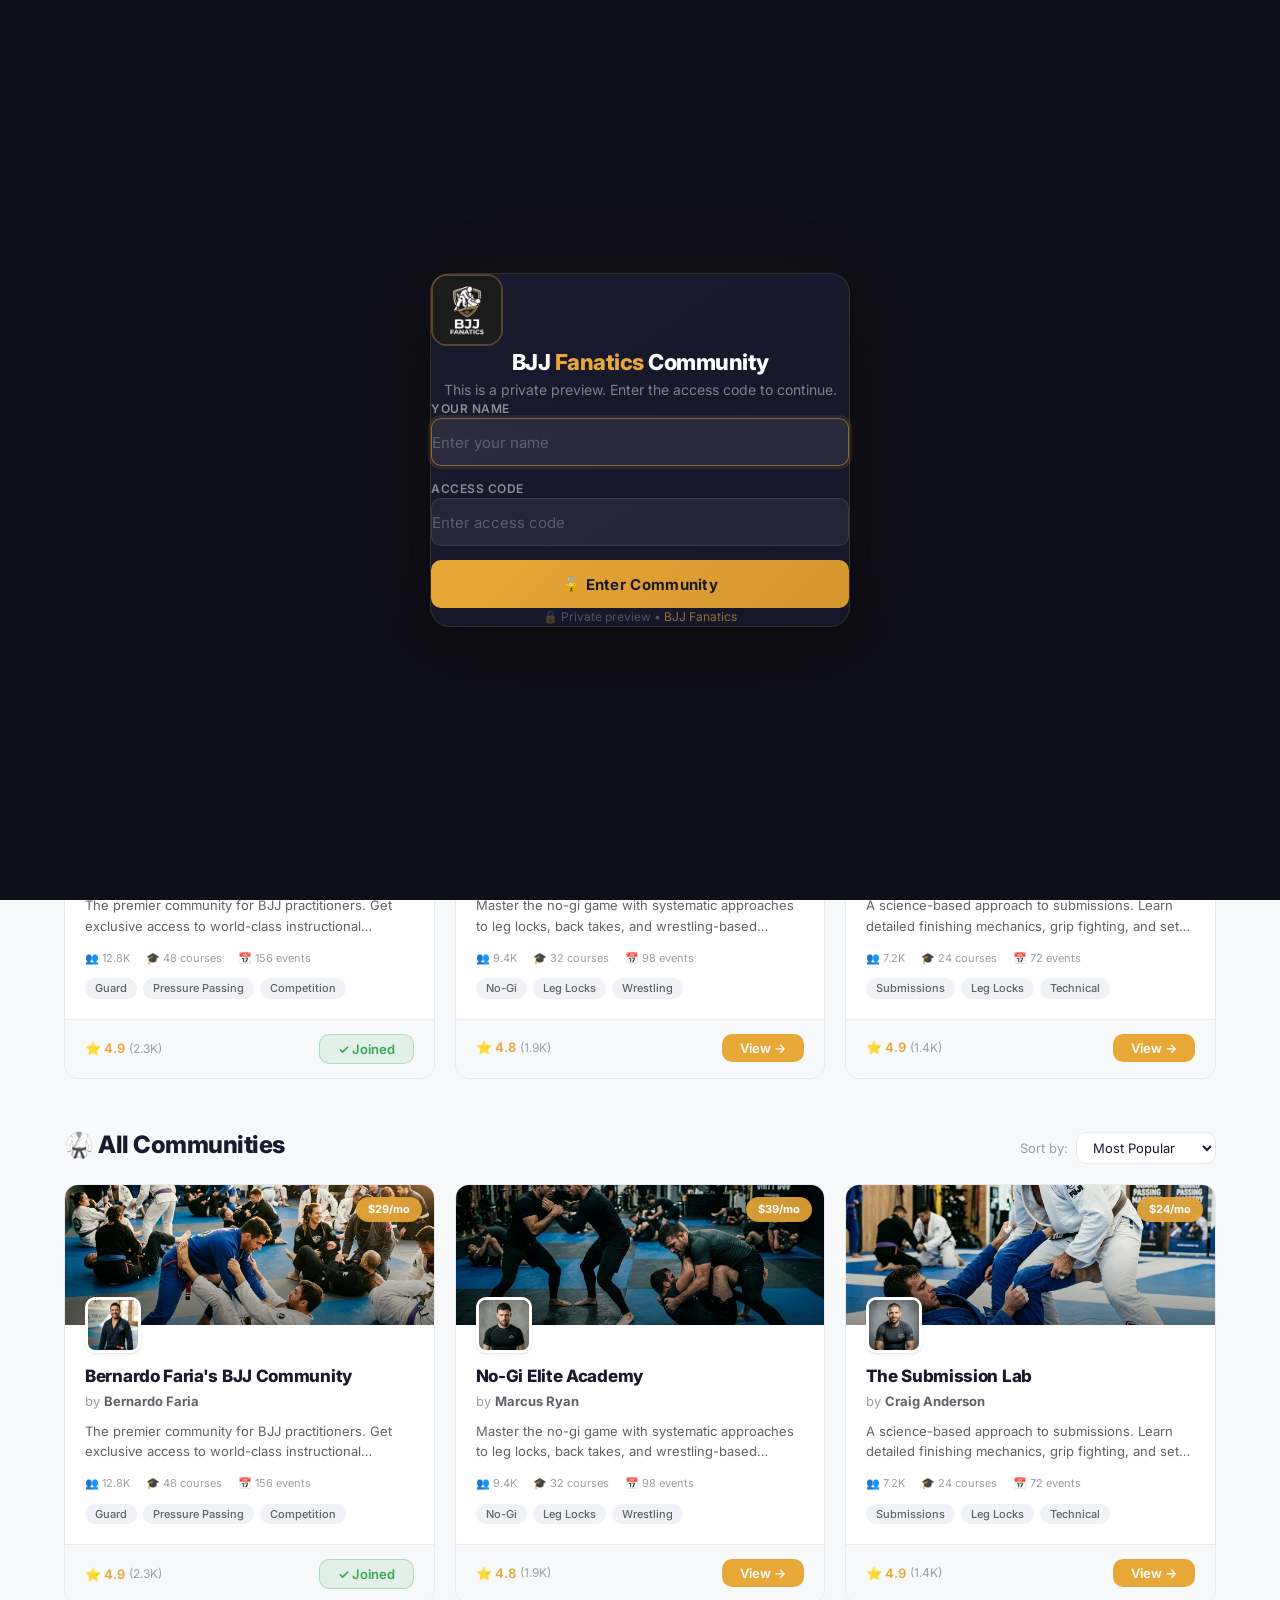
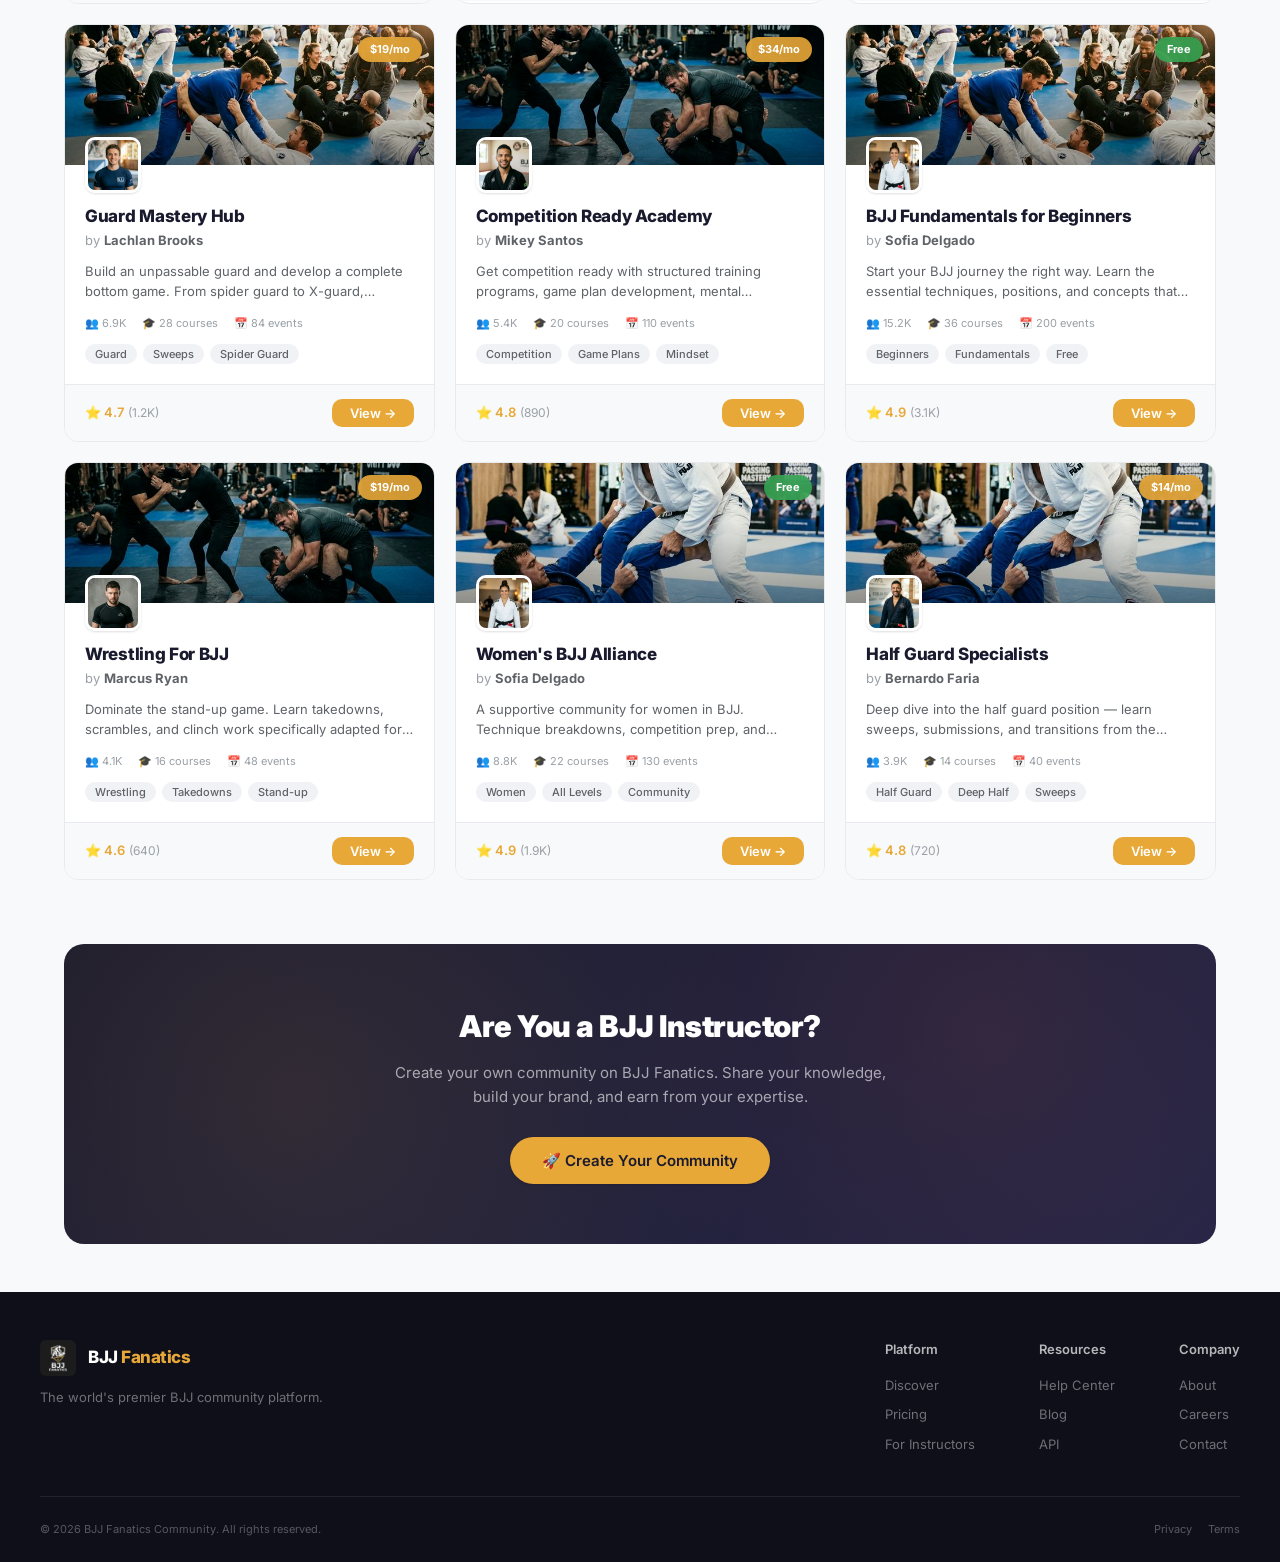
<file: index.html>
<!DOCTYPE html>
<html lang="en">
<head>
  <meta charset="UTF-8">
  <meta name="viewport" content="width=device-width, initial-scale=1.0">
  <title>BJJ Fanatics Community — Discover Communities</title>
  <meta name="description" content="Discover and join the best BJJ communities. Learn from world champion instructors, access exclusive courses, and connect with thousands of grapplers worldwide.">
  <link rel="stylesheet" href="styles.css">
  <link rel="stylesheet" href="discover.css">
  <link rel="icon" type="image/png" href="assets/logo.png">
</head>
<body>

  <!-- ═══════════════ HEADER ═══════════════ -->
  <header class="main-header" id="mainHeader">
    <div class="header-left">
      <div class="logo-container" onclick="window.location.href='index.html'">
        <img src="assets/logo.png" alt="BJJ Fanatics" class="logo-img">
        <span class="logo-text">BJJ <span>Fanatics</span></span>
      </div>
      <div class="header-search">
        <span class="search-icon">🔍</span>
        <input type="text" placeholder="Search communities..." id="globalSearch">
      </div>
    </div>
    <div class="header-right">
      <button class="header-btn" id="notifBtn" title="Notifications">🔔</button>
      <button class="header-btn" title="Messages">💬</button>
      <img src="assets/avatar-member1.png" alt="Your Profile" class="header-avatar" title="Profile">
    </div>
  </header>

  <!-- ═══════════════ HERO SECTION ═══════════════ -->
  <section class="hero-section">
    <div class="hero-bg">
      <div class="hero-pattern"></div>
    </div>
    <div class="hero-content">
      <div class="hero-badge">🥋 The #1 BJJ Community Platform</div>
      <h1 class="hero-title">Train With The <span class="hero-highlight">World's Best</span></h1>
      <p class="hero-subtitle">Join exclusive communities led by world champion BJJ instructors. Access courses, live events, technique breakdowns, and connect with thousands of passionate grapplers.</p>
      <div class="hero-stats">
        <div class="hero-stat">
          <div class="hero-stat-value">50K+</div>
          <div class="hero-stat-label">Members</div>
        </div>
        <div class="hero-stat-divider"></div>
        <div class="hero-stat">
          <div class="hero-stat-value">25+</div>
          <div class="hero-stat-label">Communities</div>
        </div>
        <div class="hero-stat-divider"></div>
        <div class="hero-stat">
          <div class="hero-stat-value">200+</div>
          <div class="hero-stat-label">Courses</div>
        </div>
        <div class="hero-stat-divider"></div>
        <div class="hero-stat">
          <div class="hero-stat-value">500+</div>
          <div class="hero-stat-label">Live Events</div>
        </div>
      </div>
      <div class="hero-search-container">
        <span class="hero-search-icon">🔍</span>
        <input type="text" class="hero-search-input" placeholder="Search for a community, instructor, or topic..." id="heroSearch">
      </div>
    </div>
  </section>

  <!-- ═══════════════ CATEGORY FILTERS ═══════════════ -->
  <section class="discover-content">
    <div class="category-bar">
      <button class="category-pill active" data-category="all">🔥 All</button>
      <button class="category-pill" data-category="popular">⭐ Popular</button>
      <button class="category-pill" data-category="gi">🥋 Gi</button>
      <button class="category-pill" data-category="nogi">🤼 No-Gi</button>
      <button class="category-pill" data-category="competition">🏆 Competition</button>
      <button class="category-pill" data-category="beginners">🌱 Beginners</button>
      <button class="category-pill" data-category="guard">🛡️ Guard</button>
      <button class="category-pill" data-category="submissions">🔒 Submissions</button>
      <button class="category-pill" data-category="free">✨ Free</button>
    </div>

    <!-- ═══════════════ FEATURED COMMUNITIES ═══════════════ -->
    <div class="section-header">
      <h2 class="section-title">⭐ Featured Communities</h2>
      <span class="section-subtitle">Hand-picked by the BJJ Fanatics team</span>
    </div>

    <div class="communities-grid featured-grid" id="featuredGrid">
      <!-- Generated by JS -->
    </div>

    <!-- ═══════════════ ALL COMMUNITIES ═══════════════ -->
    <div class="section-header" style="margin-top: 48px;">
      <h2 class="section-title">🥋 All Communities</h2>
      <div class="sort-container">
        <label>Sort by:</label>
        <select id="sortSelect">
          <option value="popular">Most Popular</option>
          <option value="newest">Newest</option>
          <option value="members">Most Members</option>
          <option value="rating">Highest Rated</option>
        </select>
      </div>
    </div>

    <div class="communities-grid all-grid" id="allGrid">
      <!-- Generated by JS -->
    </div>

    <!-- ═══════════════ CTA SECTION ═══════════════ -->
    <div class="cta-section">
      <div class="cta-content">
        <h2 class="cta-title">Are You a BJJ Instructor?</h2>
        <p class="cta-text">Create your own community on BJJ Fanatics. Share your knowledge, build your brand, and earn from your expertise.</p>
        <button class="btn-primary cta-btn" id="createCommunityBtn">🚀 Create Your Community</button>
      </div>
    </div>
  </section>

  <!-- ═══════════════ FOOTER ═══════════════ -->
  <footer class="site-footer">
    <div class="footer-content">
      <div class="footer-brand">
        <div class="logo-container" style="pointer-events: none;">
          <img src="assets/logo.png" alt="BJJ Fanatics" class="logo-img">
          <span class="logo-text">BJJ <span>Fanatics</span></span>
        </div>
        <p class="footer-tagline">The world's premier BJJ community platform.</p>
      </div>
      <div class="footer-links">
        <div class="footer-col">
          <h4>Platform</h4>
          <a href="#">Discover</a>
          <a href="#">Pricing</a>
          <a href="#">For Instructors</a>
        </div>
        <div class="footer-col">
          <h4>Resources</h4>
          <a href="#">Help Center</a>
          <a href="#">Blog</a>
          <a href="#">API</a>
        </div>
        <div class="footer-col">
          <h4>Company</h4>
          <a href="#">About</a>
          <a href="#">Careers</a>
          <a href="#">Contact</a>
        </div>
      </div>
    </div>
    <div class="footer-bottom">
      <span>© 2026 BJJ Fanatics Community. All rights reserved.</span>
      <div class="footer-legal">
        <a href="#">Privacy</a>
        <a href="#">Terms</a>
      </div>
    </div>
  </footer>

  <!-- ═══════════════ TOAST CONTAINER ═══════════════ -->
  <div class="toast-container" id="toastContainer"></div>

  <script src="auth-gate.js"></script>
  <script src="discover.js"></script>
</body>
</html>
</file>
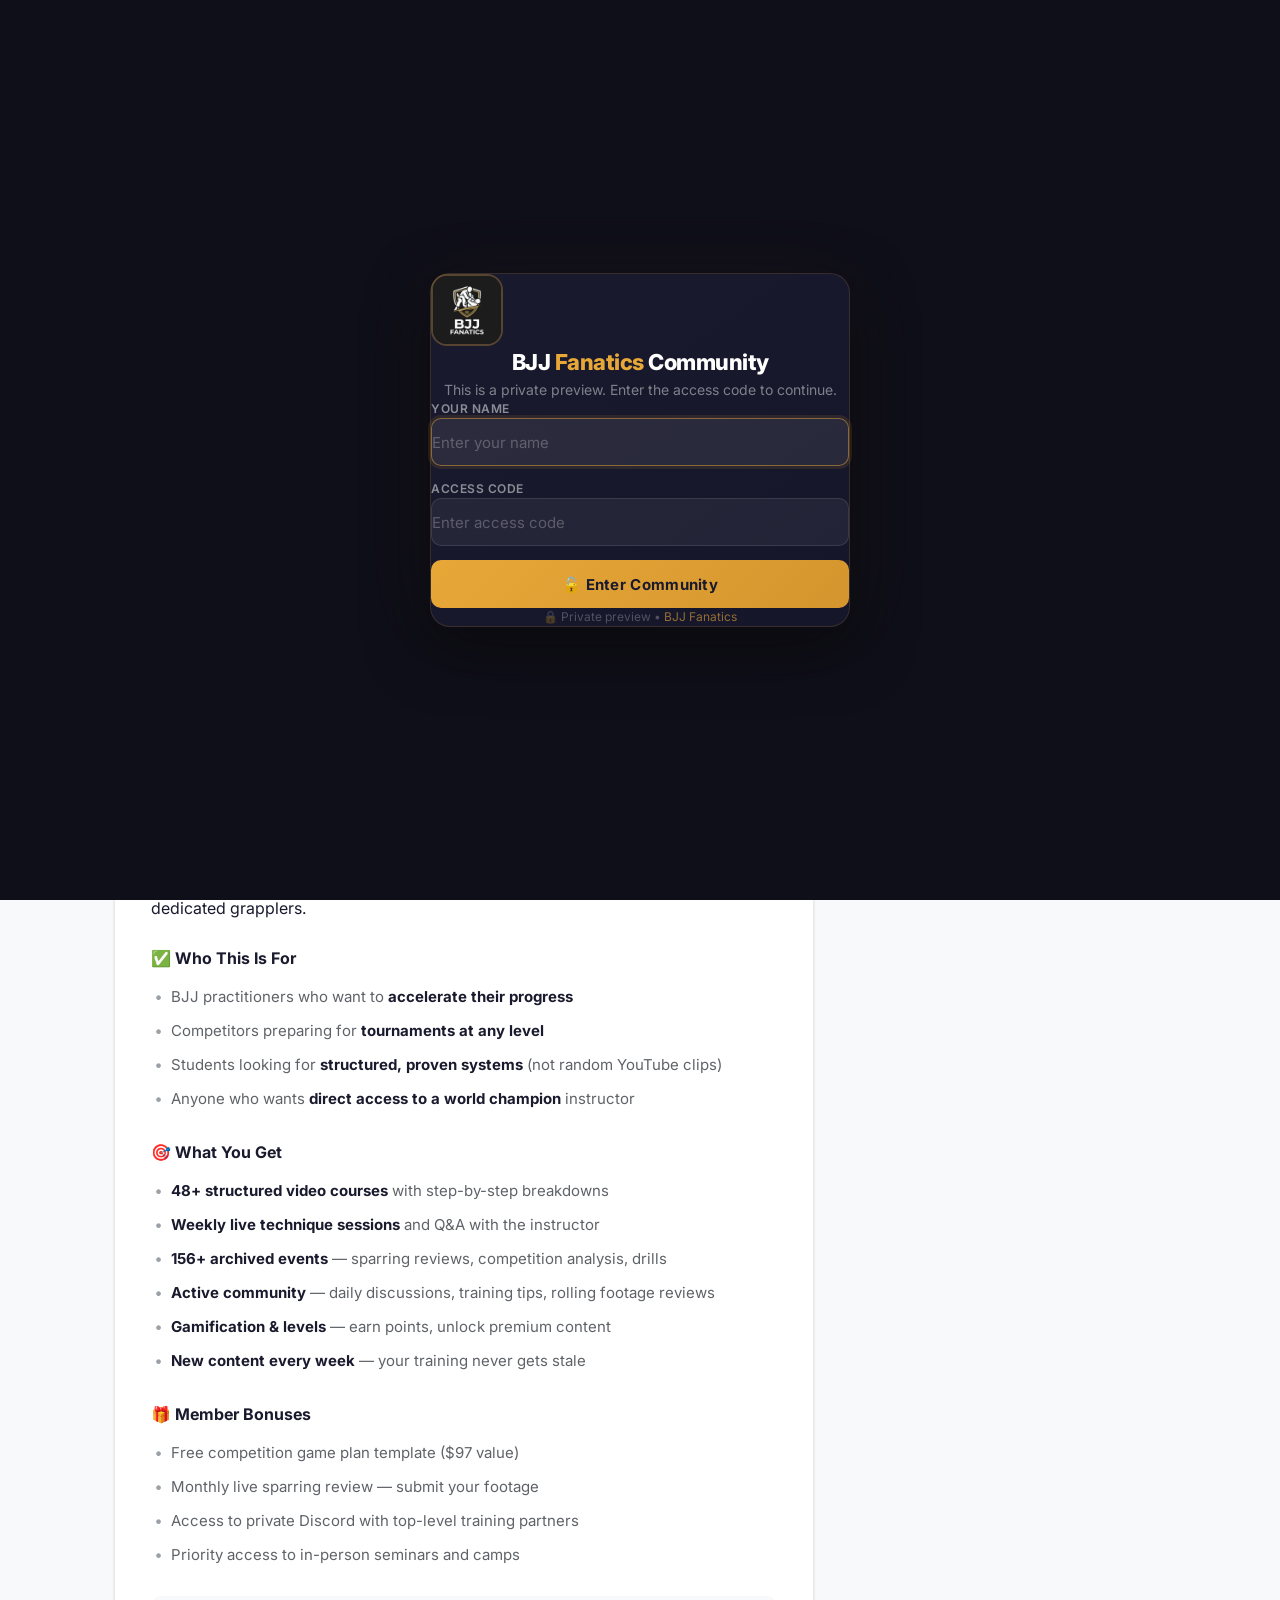
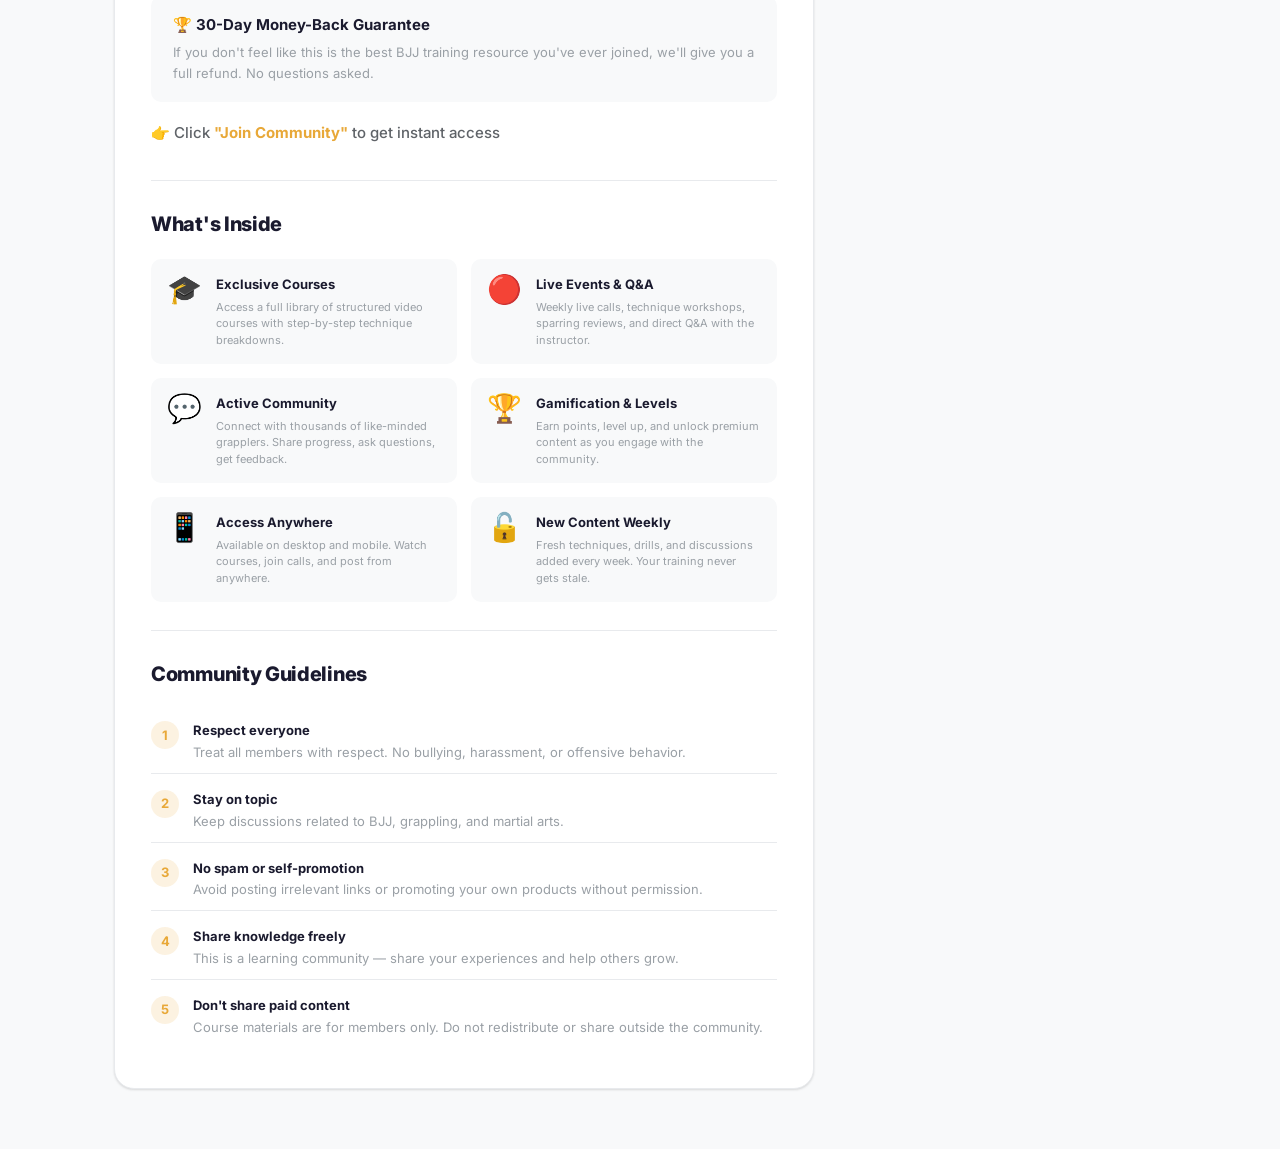
<file: about.html>
<!DOCTYPE html>
<html lang="en">
<head>
  <meta charset="UTF-8">
  <meta name="viewport" content="width=device-width, initial-scale=1.0">
  <title>Community — BJJ Fanatics</title>
  <meta name="description" content="Preview this BJJ community before joining. See what's inside — courses, events, members, and more.">
  <link rel="stylesheet" href="styles.css">
  <link rel="stylesheet" href="about.css">
  <link rel="icon" type="image/png" href="assets/logo.png">
</head>
<body>

  <!-- ═══════════════ HEADER ═══════════════ -->
  <header class="main-header" id="mainHeader">
    <div class="header-left">
      <div class="logo-container" onclick="window.location.href='index.html'">
        <img src="assets/logo.png" alt="BJJ Fanatics" class="logo-img">
        <span class="logo-text">BJJ <span>Fanatics</span></span>
      </div>
      <a href="index.html" class="back-link">← Back to Communities</a>
    </div>
    <div class="header-right">
      <button class="header-btn" title="Notifications">🔔</button>
      <button class="header-btn" title="Messages">💬</button>
      <img src="assets/avatar-member1.png" alt="Your Profile" class="header-avatar" title="Profile">
    </div>
  </header>

  <!-- ═══════════════ ABOUT CONTENT ═══════════════ -->
  <div class="skool-about-wrapper">

    <!-- LEFT COLUMN — Main Content (Skool-style) -->
    <div class="skool-main">

      <!-- Community Name (big, clean, no card) -->
      <h1 class="skool-community-name" id="aboutName">Community Name</h1>

      <!-- Featured Media -->
      <div class="skool-featured-media" id="featuredMedia">
        <img src="assets/banner.png" alt="Featured" class="skool-featured-img" id="bannerImg">
      </div>

      <!-- Media Thumbnails -->
      <div class="skool-media-thumbs" id="mediaThumbs">
        <div class="skool-thumb active">
          <img src="assets/banner.png" alt="Banner">
        </div>
        <div class="skool-thumb">
          <img src="assets/course-thumbnail.png" alt="Course">
          <span class="thumb-play">▶</span>
        </div>
        <div class="skool-thumb">
          <img src="assets/banner-nogi.png" alt="Training">
        </div>
        <div class="skool-thumb count-badge">
          <img src="assets/course-thumbnail.png" alt="More">
          <span class="thumb-count">48+ Courses</span>
        </div>
      </div>

      <!-- Meta Bar -->
      <div class="skool-meta-bar" id="metaBar">
        <div class="skool-meta-item">
          <span class="meta-icon">🔒</span>
          <span>Private</span>
        </div>
        <div class="skool-meta-item">
          <span class="meta-icon">👥</span>
          <span id="metaMembers">12.8K members</span>
        </div>
        <div class="skool-meta-item">
          <span class="meta-icon">💰</span>
          <span id="metaPrice">$29/month</span>
        </div>
        <div class="skool-meta-item">
          <img src="assets/avatar-instructor.png" alt="" class="meta-avatar" id="metaAvatar">
          <span>By <strong id="metaInstructor">Instructor</strong> 🏅⭐</span>
        </div>
      </div>

      <!-- ═══ RICH DESCRIPTION (Skool-style long-form) ═══ -->
      <div class="skool-description" id="richDescription">

        <!-- Announcement / Hook -->
        <div class="skool-announcement" id="announcementBlock">
          <p>🔥 <strong>New Course Drop — April 2026:</strong> "Advanced Deep Half Guard Sweeps" now available inside!</p>
        </div>

        <!-- Main Description -->
        <div class="skool-desc-section">
          <p class="skool-desc-lead" id="descLead">
            👋 Welcome to the <strong>#1 BJJ community</strong> on the platform. Led by a 5x World Champion, this is your all-access pass to world-class instructional content, live technique breakdowns, competition strategies, and a community of thousands of dedicated grapplers.
          </p>
        </div>

        <!-- Who It's For -->
        <div class="skool-desc-section">
          <h3>✅ Who This Is For</h3>
          <ul class="skool-list" id="whoList">
            <li>BJJ practitioners who want to <strong>accelerate their progress</strong></li>
            <li>Competitors preparing for <strong>tournaments at any level</strong></li>
            <li>Students looking for <strong>structured, proven systems</strong> (not random YouTube clips)</li>
            <li>Anyone who wants <strong>direct access to a world champion</strong> instructor</li>
          </ul>
        </div>

        <!-- What You Get -->
        <div class="skool-desc-section">
          <h3>🎯 What You Get</h3>
          <ul class="skool-list" id="whatList">
            <li><strong>48+ structured video courses</strong> with step-by-step breakdowns</li>
            <li><strong>Weekly live technique sessions</strong> and Q&A with the instructor</li>
            <li><strong>156+ archived events</strong> — sparring reviews, competition analysis, drills</li>
            <li><strong>Active community</strong> — daily discussions, training tips, rolling footage reviews</li>
            <li><strong>Gamification & levels</strong> — earn points, unlock premium content</li>
            <li><strong>New content every week</strong> — your training never gets stale</li>
          </ul>
        </div>

        <!-- Member Bonuses -->
        <div class="skool-desc-section">
          <h3>🎁 Member Bonuses</h3>
          <ul class="skool-list">
            <li>Free competition game plan template ($97 value)</li>
            <li>Monthly live sparring review — submit your footage</li>
            <li>Access to private Discord with top-level training partners</li>
            <li>Priority access to in-person seminars and camps</li>
          </ul>
        </div>

        <!-- Guarantee -->
        <div class="skool-guarantee">
          <p>🏆 <strong>30-Day Money-Back Guarantee</strong></p>
          <p>If you don't feel like this is the best BJJ training resource you've ever joined, we'll give you a full refund. No questions asked.</p>
        </div>

        <!-- Final CTA in description -->
        <div class="skool-desc-cta">
          <p>👉 Click <strong>"Join Community"</strong> to get instant access</p>
        </div>

      </div>

      <!-- ═══ WHAT YOU'LL GET (features preserved) ═══ -->
      <div class="skool-features-section">
        <h2 class="skool-section-title">What's Inside</h2>
        <div class="features-grid">
          <div class="feature-item">
            <div class="feature-icon">🎓</div>
            <div class="feature-info">
              <h4>Exclusive Courses</h4>
              <p>Access a full library of structured video courses with step-by-step technique breakdowns.</p>
            </div>
          </div>
          <div class="feature-item">
            <div class="feature-icon">🔴</div>
            <div class="feature-info">
              <h4>Live Events & Q&A</h4>
              <p>Weekly live calls, technique workshops, sparring reviews, and direct Q&A with the instructor.</p>
            </div>
          </div>
          <div class="feature-item">
            <div class="feature-icon">💬</div>
            <div class="feature-info">
              <h4>Active Community</h4>
              <p>Connect with thousands of like-minded grapplers. Share progress, ask questions, get feedback.</p>
            </div>
          </div>
          <div class="feature-item">
            <div class="feature-icon">🏆</div>
            <div class="feature-info">
              <h4>Gamification & Levels</h4>
              <p>Earn points, level up, and unlock premium content as you engage with the community.</p>
            </div>
          </div>
          <div class="feature-item">
            <div class="feature-icon">📱</div>
            <div class="feature-info">
              <h4>Access Anywhere</h4>
              <p>Available on desktop and mobile. Watch courses, join calls, and post from anywhere.</p>
            </div>
          </div>
          <div class="feature-item">
            <div class="feature-icon">🔓</div>
            <div class="feature-info">
              <h4>New Content Weekly</h4>
              <p>Fresh techniques, drills, and discussions added every week. Your training never gets stale.</p>
            </div>
          </div>
        </div>
      </div>

      <!-- ═══ COMMUNITY GUIDELINES (preserved) ═══ -->
      <div class="skool-rules-section">
        <h2 class="skool-section-title">Community Guidelines</h2>
        <div class="rules-list">
          <div class="rule-item">
            <span class="rule-number">1</span>
            <div>
              <strong>Respect everyone</strong>
              <p>Treat all members with respect. No bullying, harassment, or offensive behavior.</p>
            </div>
          </div>
          <div class="rule-item">
            <span class="rule-number">2</span>
            <div>
              <strong>Stay on topic</strong>
              <p>Keep discussions related to BJJ, grappling, and martial arts.</p>
            </div>
          </div>
          <div class="rule-item">
            <span class="rule-number">3</span>
            <div>
              <strong>No spam or self-promotion</strong>
              <p>Avoid posting irrelevant links or promoting your own products without permission.</p>
            </div>
          </div>
          <div class="rule-item">
            <span class="rule-number">4</span>
            <div>
              <strong>Share knowledge freely</strong>
              <p>This is a learning community — share your experiences and help others grow.</p>
            </div>
          </div>
          <div class="rule-item">
            <span class="rule-number">5</span>
            <div>
              <strong>Don't share paid content</strong>
              <p>Course materials are for members only. Do not redistribute or share outside the community.</p>
            </div>
          </div>
        </div>
      </div>

    </div>

    <!-- RIGHT COLUMN — Sidebar (Skool-style compact card) -->
    <div class="skool-sidebar">
      <div class="skool-sidebar-card">

        <!-- Community Avatar & Banner Mini -->
        <div class="sidebar-community-banner" id="sidebarBanner">
          <img src="assets/banner.png" alt="" class="sidebar-banner-img">
          <img src="assets/avatar-instructor.png" alt="" class="sidebar-community-avatar" id="sidebarAvatar">
        </div>

        <!-- Community Info -->
        <div class="sidebar-community-info">
          <h3 class="sidebar-community-name" id="sidebarName">Community Name</h3>
          <p class="sidebar-community-desc" id="sidebarDesc">The premier community for BJJ practitioners. Get exclusive access to world-class instructional content.</p>
        </div>

        <!-- Links -->
        <div class="sidebar-links" id="sidebarLinks">
          <a href="#" class="sidebar-link">🎓 Course Library</a>
          <a href="#" class="sidebar-link">📅 Live Events Schedule</a>
          <a href="#" class="sidebar-link">📞 Book a Call</a>
        </div>

        <!-- Stats Row -->
        <div class="sidebar-stats-row">
          <div class="sidebar-stat">
            <span class="sidebar-stat-val" id="sidebarMembers">12.8K</span>
            <span class="sidebar-stat-lbl">Members</span>
          </div>
          <div class="sidebar-stat">
            <span class="sidebar-stat-val" id="sidebarOnline">142</span>
            <span class="sidebar-stat-lbl">Online</span>
          </div>
          <div class="sidebar-stat">
            <span class="sidebar-stat-val" id="sidebarAdmins">3</span>
            <span class="sidebar-stat-lbl">Admins</span>
          </div>
        </div>

        <!-- CTA Button -->
        <button class="sidebar-join-btn" id="joinSidebarBtn">START FREE TRIAL</button>

        <!-- Powered by -->
        <p class="sidebar-powered">Powered by <strong>BJJ Fanatics</strong></p>

      </div>
    </div>

  </div>

  <!-- ═══════════════ TOAST CONTAINER ═══════════════ -->
  <div class="toast-container" id="toastContainer"></div>

  <script src="auth-gate.js"></script>
  <script src="about.js"></script>
  <script>
    // V2 overrides — populate the new Skool-style elements
    document.addEventListener('DOMContentLoaded', () => {
      const FALLBACK_COMMUNITIES = [
        {
          id: 'bernardo-faria',
          name: 'Bernardo Faria\'s BJJ Community',
          instructor: 'Bernardo Faria',
          avatar: 'assets/avatar-instructor.png',
          banner: 'assets/banner.png',
          description: 'The premier community for BJJ practitioners. Get exclusive access to world-class instructional content, live technique breakdowns, competition strategies, and direct interaction with 5x World Champion Bernardo Faria.',
          members: 12847,
          courses: 48,
          events: 156,
          rating: 4.9,
          reviews: 2340,
          price: '$29/mo',
        },
      ];

      const COMMUNITIES = JSON.parse(localStorage.getItem('communities') || '[]');
      const allCommunities = COMMUNITIES.length > 0 ? COMMUNITIES : FALLBACK_COMMUNITIES;
      const params = new URLSearchParams(window.location.search);
      const communityId = params.get('community') || 'bernardo-faria';
      const c = allCommunities.find(x => x.id === communityId) || allCommunities[0];

      function fmt(n) { return n >= 1000 ? (n/1000).toFixed(1).replace(/\.0$/, '') + 'K' : n.toString(); }

      // Populate V2 elements (if they exist)
      const el = id => document.getElementById(id);
      if (el('sidebarName')) el('sidebarName').textContent = c.name;
      if (el('sidebarDesc')) el('sidebarDesc').textContent = c.description;
      if (el('sidebarAvatar')) el('sidebarAvatar').src = c.avatar;
      if (el('sidebarBanner')) el('sidebarBanner').querySelector('.sidebar-banner-img').src = c.banner;
      if (el('sidebarMembers')) el('sidebarMembers').textContent = fmt(c.members);
      if (el('metaMembers')) el('metaMembers').textContent = fmt(c.members) + ' members';
      if (el('metaPrice')) el('metaPrice').textContent = c.price === 'Free' ? 'Free' : c.price.replace('/mo', '/month');
      if (el('metaInstructor')) el('metaInstructor').textContent = c.instructor;
      if (el('metaAvatar')) el('metaAvatar').src = c.avatar;
      if (el('bannerImg')) el('bannerImg').src = c.banner;

      // Thumbnail gallery click
      document.querySelectorAll('.skool-thumb').forEach((thumb, i) => {
        thumb.addEventListener('click', () => {
          document.querySelectorAll('.skool-thumb').forEach(t => t.classList.remove('active'));
          thumb.classList.add('active');
          const img = thumb.querySelector('img');
          if (img && el('bannerImg')) el('bannerImg').src = img.src;
        });
      });
    });
  </script>
</body>
</html>
</file>
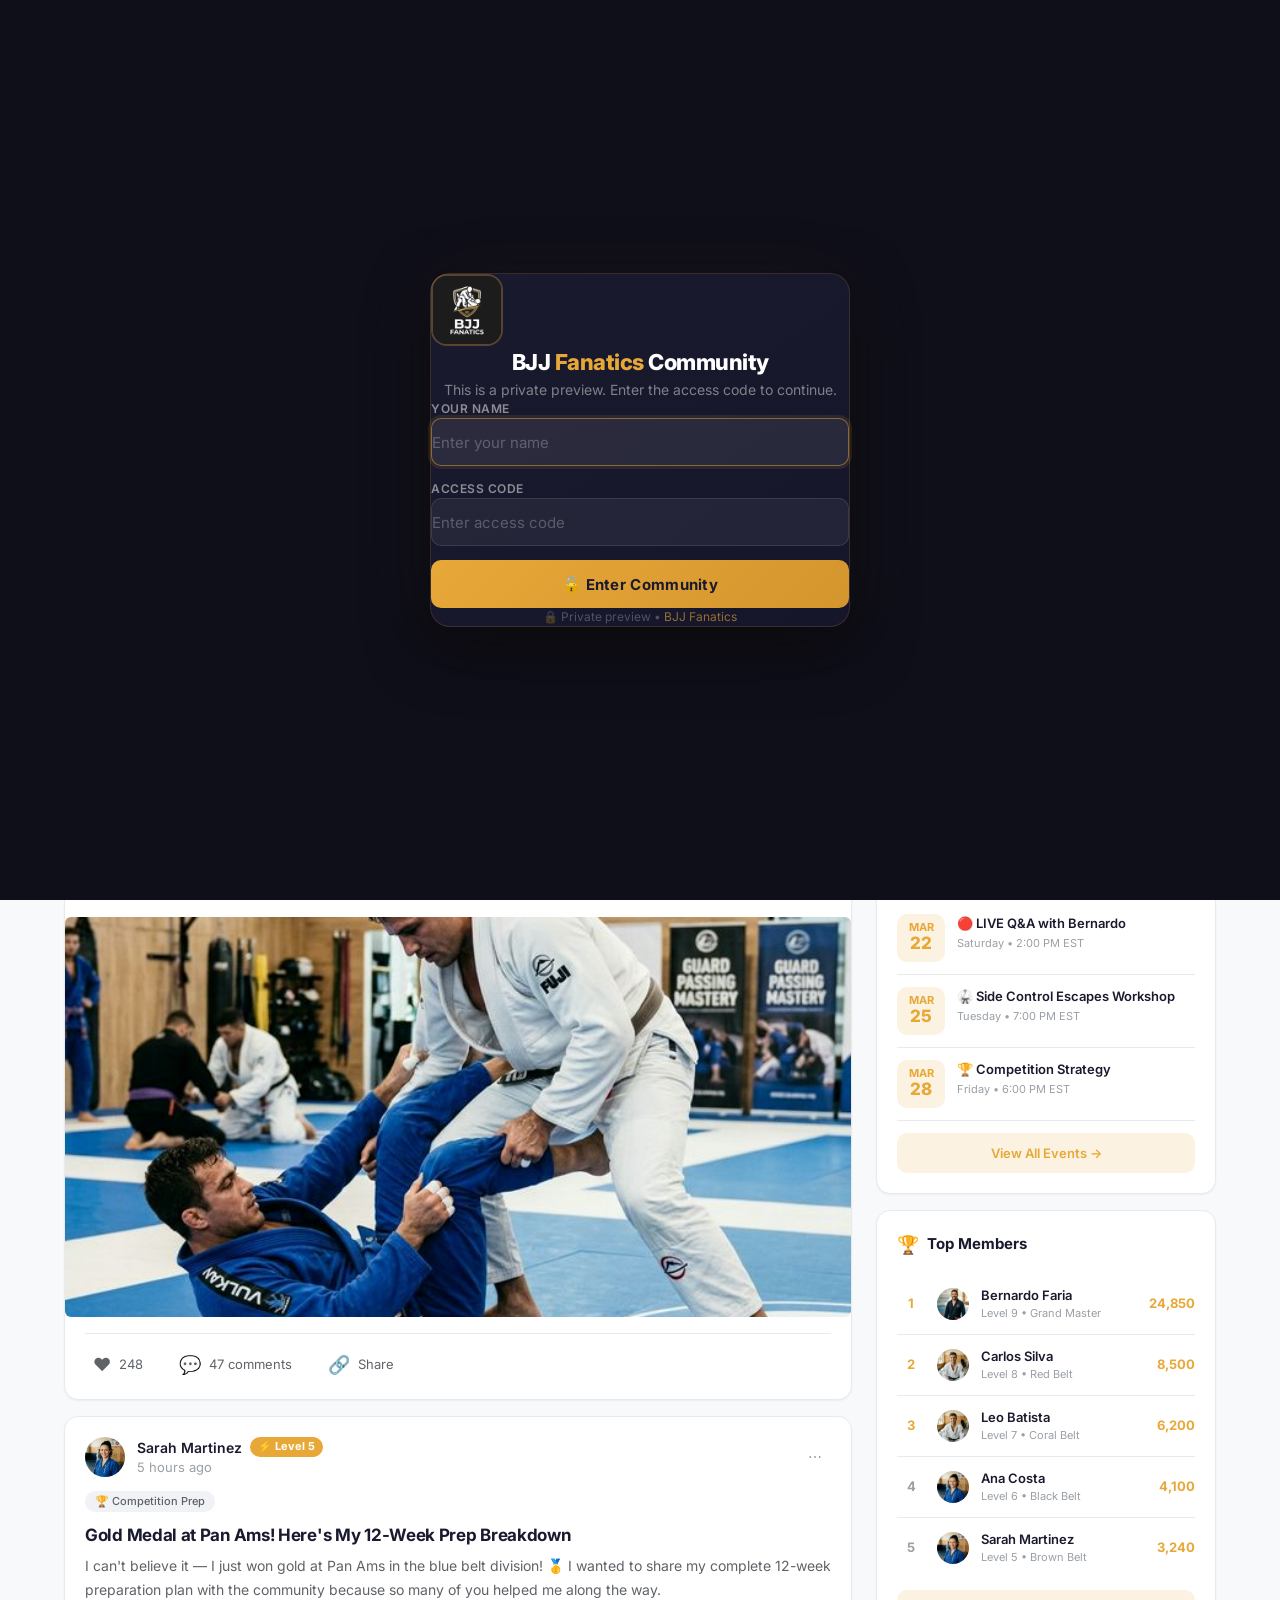
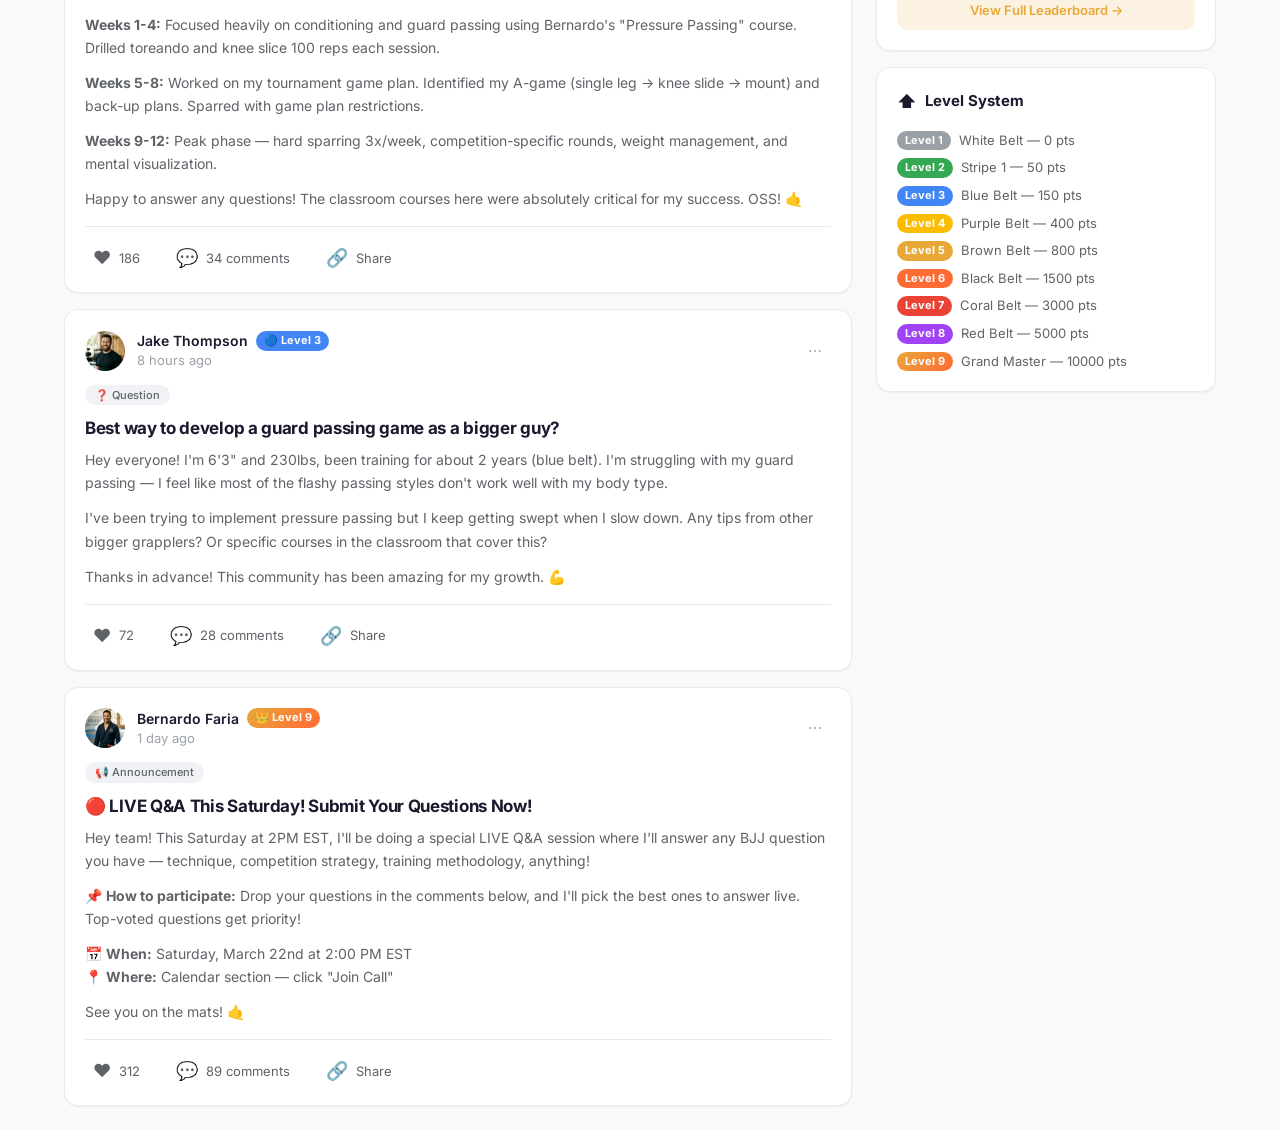
<file: community.html>
<!DOCTYPE html>
<html lang="en">
<head>
  <meta charset="UTF-8">
  <meta name="viewport" content="width=device-width, initial-scale=1.0">
  <title>BJJ Fanatics Community — Train, Learn, Connect</title>
  <meta name="description" content="Join the BJJ Fanatics Community — the premier online hub for Brazilian Jiu-Jitsu practitioners. Access exclusive courses, live events, and connect with thousands of grapplers worldwide.">
  <meta name="keywords" content="BJJ, Brazilian Jiu-Jitsu, community, courses, grappling, martial arts, BJJ Fanatics">
  <link rel="stylesheet" href="styles.css">
  <link rel="icon" type="image/png" href="assets/logo.png">
</head>
<body>

  <!-- ═══════════════ HEADER ═══════════════ -->
  <header class="main-header" id="mainHeader">
    <div class="header-left">
      <div class="logo-container" id="logoBtn">
        <img src="assets/logo.png" alt="BJJ Fanatics" class="logo-img">
        <span class="logo-text">BJJ <span>Fanatics</span></span>
      </div>
      <div class="header-search">
        <span class="search-icon">🔍</span>
        <input type="text" placeholder="Search the community..." id="globalSearch">
      </div>
    </div>
    <div class="header-right">
      <button class="header-btn" id="notifBtn" title="Notifications">
        🔔
        <span class="notification-badge"></span>
      </button>
      <button class="header-btn" id="messagesBtn" title="Messages">
        💬
      </button>
      <img src="assets/avatar-member1.png" alt="Your Profile" class="header-avatar" id="profileBtn" title="Profile">
    </div>
  </header>

  <!-- ═══════════════ NOTIFICATION DROPDOWN ═══════════════ -->
  <div class="notification-dropdown" id="notifDropdown">
    <div class="notification-header">
      <h4>Notifications</h4>
      <span class="mark-read" id="markAllRead">Mark all as read</span>
    </div>
    <div class="notification-item unread">
      <img src="assets/avatar-instructor.png" alt="" class="notification-avatar">
      <div>
        <div class="notification-text"><strong>Bernardo Faria</strong> posted a new technique video: "Deep Half Guard Sweep"</div>
        <div class="notification-time">2 minutes ago</div>
      </div>
    </div>
    <div class="notification-item unread">
      <img src="assets/avatar-member2.png" alt="" class="notification-avatar">
      <div>
        <div class="notification-text"><strong>Sarah Martinez</strong> liked your post about competition preparation</div>
        <div class="notification-time">15 minutes ago</div>
      </div>
    </div>
    <div class="notification-item">
      <img src="assets/avatar-member3.png" alt="" class="notification-avatar">
      <div>
        <div class="notification-text"><strong>Jake Thompson</strong> commented: "Great breakdown! This really helped my passing game"</div>
        <div class="notification-time">1 hour ago</div>
      </div>
    </div>
    <div class="notification-item">
      <img src="assets/avatar-instructor.png" alt="" class="notification-avatar">
      <div>
        <div class="notification-text">🎯 You leveled up to <strong>Level 4: Purple Belt</strong>! Keep training!</div>
        <div class="notification-time">3 hours ago</div>
      </div>
    </div>
  </div>

  <!-- ═══════════════ COMMUNITY HEADER ═══════════════ -->
  <section class="community-header">
    <div class="banner-container">
      <img src="assets/banner.png" alt="BJJ Fanatics Community" class="banner-image">
      <div class="banner-overlay"></div>
    </div>
    <div class="community-info">
      <img src="assets/logo.png" alt="BJJ Fanatics" class="community-avatar">
      <div class="community-details">
        <h1 class="community-name">BJJ Fanatics Community</h1>
        <div class="community-meta">
          <span>🥋 12,847 members</span>
          <span class="dot"></span>
          <span>📍 Private Group</span>
          <span class="dot"></span>
          <span>⭐ By Bernardo Faria</span>
        </div>
      </div>
      <div class="community-actions">
        <button class="btn-primary" id="inviteBtn">✉️ Invite Members</button>
        <button class="btn-secondary" id="shareBtn">↗️ Share</button>
      </div>
    </div>

    <!-- Navigation Tabs -->
    <nav class="nav-tabs" id="navTabs">
      <button class="nav-tab active" data-tab="community">
        <span class="tab-icon">💬</span> Community
      </button>
      <button class="nav-tab" data-tab="classroom">
        <span class="tab-icon">🎓</span> Classroom
      </button>
      <button class="nav-tab" data-tab="calendar">
        <span class="tab-icon">📅</span> Calendar
      </button>
      <button class="nav-tab" data-tab="booking">
        <span class="tab-icon">📞</span> Book a Call
      </button>
      <button class="nav-tab" data-tab="videoreview">
        <span class="tab-icon">🎬</span> Video Review
      </button>
      <button class="nav-tab" data-tab="privatetraining">
        <span class="tab-icon">🥋</span> Private Training
      </button>
      <button class="nav-tab" data-tab="shoutouts">
        <span class="tab-icon">🌟</span> Shoutouts
      </button>
      <button class="nav-tab" data-tab="shop">
        <span class="tab-icon">🏪</span> Shop
      </button>
      <button class="nav-tab" data-tab="members">
        <span class="tab-icon">👥</span> Members
      </button>
      <button class="nav-tab" data-tab="leaderboard">
        <span class="tab-icon">🏆</span> Leaderboard
      </button>
    </nav>
  </section>

  <!-- ═══════════════ MAIN CONTENT ═══════════════ -->
  <main class="main-content" id="mainContent">

    <!-- ╔═══════════════════════════════════════╗
         ║   COMMUNITY TAB (FEED)                ║
         ╚═══════════════════════════════════════╝ -->
    <div class="page-section active" id="page-community">
      <div class="feed-container">

        <!-- Post Composer -->
        <div class="post-composer" id="postComposer">
          <div class="composer-top">
            <img src="assets/avatar-member1.png" alt="" class="composer-avatar">
            <input type="text" class="composer-input" placeholder="Write something..." id="composerInput" readonly>
          </div>
        </div>

        <!-- Feed Filters -->
        <div class="feed-filters">
          <button class="filter-btn active" data-filter="popular">🔥 Popular</button>
          <button class="filter-btn" data-filter="recent">🕐 Recent</button>
          <button class="filter-btn" data-filter="instructors">🥋 Instructors</button>
        </div>

        <!-- Post 1 -->
        <article class="post-card" id="post-1">
          <div class="post-header">
            <img src="assets/avatar-instructor.png" alt="Bernardo Faria" class="post-avatar">
            <div class="post-user-info">
              <div class="post-user-name">
                Bernardo Faria
                <span class="level-badge level-9">👑 Level 9</span>
              </div>
              <div class="post-timestamp">2 hours ago</div>
            </div>
            <button class="post-menu-btn" title="More options">⋯</button>
          </div>
          <div class="post-category">🥋 Technique Breakdown</div>
          <h2 class="post-title">The #1 Mistake I See White Belts Make With Guard Retention</h2>
          <div class="post-body">
            <p>After 25+ years of training and teaching BJJ, there's one fundamental mistake I see white belts (and even some blue belts) make when trying to retain their guard...</p>
            <p>It's not about hip movement. It's not about frames. It's about <strong>where you direct your attention</strong>. Most beginners focus on the person's upper body when they should be watching the hips and knees.</p>
            <p>I made a full breakdown video in the Classroom section explaining this concept with 5 drills you can practice today. 🎥 Check it out! 👇</p>
          </div>
          <div class="post-image">
            <img src="assets/course-thumbnail.png" alt="Guard Retention Breakdown">
          </div>
          <div class="post-footer">
            <button class="post-action like-btn" data-post-id="1">
              <span class="action-icon">❤️</span>
              <span class="like-count">248</span>
            </button>
            <button class="post-action comment-toggle-btn" data-post-id="1">
              <span class="action-icon">💬</span>
              <span>47 comments</span>
            </button>
            <button class="post-action">
              <span class="action-icon">🔗</span>
              <span>Share</span>
            </button>
          </div>
          <div class="comments-section" id="comments-1">
            <div class="comment-item">
              <img src="assets/avatar-member2.png" alt="" class="comment-avatar">
              <div class="comment-content">
                <span class="comment-user-name">Sarah Martinez</span>
                <span class="comment-text">This completely changed my game! I was always staring at the shoulder and losing my guard. Started watching the hips and my retention improved immediately 🙌</span>
                <div class="comment-meta">
                  <span>45m ago</span>
                  <button>❤️ 12</button>
                  <button>Reply</button>
                </div>
              </div>
            </div>
            <div class="comment-item">
              <img src="assets/avatar-member3.png" alt="" class="comment-avatar">
              <div class="comment-content">
                <span class="comment-user-name">Jake Thompson</span>
                <span class="comment-text">Professor, could you also cover the De La Riva guard recovery? That's been my biggest struggle lately.</span>
                <div class="comment-meta">
                  <span>30m ago</span>
                  <button>❤️ 5</button>
                  <button>Reply</button>
                </div>
              </div>
            </div>
            <div class="comment-input-container">
              <img src="assets/avatar-member1.png" alt="" class="comment-avatar">
              <input type="text" class="comment-input" placeholder="Write a comment...">
              <button class="comment-submit">Post</button>
            </div>
          </div>
        </article>

        <!-- Post 2 -->
        <article class="post-card" id="post-2">
          <div class="post-header">
            <img src="assets/avatar-member2.png" alt="Sarah Martinez" class="post-avatar">
            <div class="post-user-info">
              <div class="post-user-name">
                Sarah Martinez
                <span class="level-badge level-5">⚡ Level 5</span>
              </div>
              <div class="post-timestamp">5 hours ago</div>
            </div>
            <button class="post-menu-btn" title="More options">⋯</button>
          </div>
          <div class="post-category">🏆 Competition Prep</div>
          <h2 class="post-title">Gold Medal at Pan Ams! Here's My 12-Week Prep Breakdown</h2>
          <div class="post-body">
            <p>I can't believe it — I just won gold at Pan Ams in the blue belt division! 🥇 I wanted to share my complete 12-week preparation plan with the community because so many of you helped me along the way.</p>
            <p><strong>Weeks 1-4:</strong> Focused heavily on conditioning and guard passing using Bernardo's "Pressure Passing" course. Drilled toreando and knee slice 100 reps each session.</p>
            <p><strong>Weeks 5-8:</strong> Worked on my tournament game plan. Identified my A-game (single leg → knee slide → mount) and back-up plans. Sparred with game plan restrictions.</p>
            <p><strong>Weeks 9-12:</strong> Peak phase — hard sparring 3x/week, competition-specific rounds, weight management, and mental visualization.</p>
            <p>Happy to answer any questions! The classroom courses here were absolutely critical for my success. OSS! 🤙</p>
          </div>
          <div class="post-footer">
            <button class="post-action like-btn" data-post-id="2">
              <span class="action-icon">❤️</span>
              <span class="like-count">186</span>
            </button>
            <button class="post-action comment-toggle-btn" data-post-id="2">
              <span class="action-icon">💬</span>
              <span>34 comments</span>
            </button>
            <button class="post-action">
              <span class="action-icon">🔗</span>
              <span>Share</span>
            </button>
          </div>
          <div class="comments-section" id="comments-2">
            <div class="comment-item">
              <img src="assets/avatar-instructor.png" alt="" class="comment-avatar">
              <div class="comment-content">
                <span class="comment-user-name">Bernardo Faria</span>
                <span class="comment-text">Congratulations Sarah! So proud of you! Your dedication is incredible. Osss!! 🤙🏆</span>
                <div class="comment-meta">
                  <span>4h ago</span>
                  <button>❤️ 45</button>
                  <button>Reply</button>
                </div>
              </div>
            </div>
            <div class="comment-input-container">
              <img src="assets/avatar-member1.png" alt="" class="comment-avatar">
              <input type="text" class="comment-input" placeholder="Write a comment...">
              <button class="comment-submit">Post</button>
            </div>
          </div>
        </article>

        <!-- Post 3 -->
        <article class="post-card" id="post-3">
          <div class="post-header">
            <img src="assets/avatar-member3.png" alt="Jake Thompson" class="post-avatar">
            <div class="post-user-info">
              <div class="post-user-name">
                Jake Thompson
                <span class="level-badge level-3">🔵 Level 3</span>
              </div>
              <div class="post-timestamp">8 hours ago</div>
            </div>
            <button class="post-menu-btn" title="More options">⋯</button>
          </div>
          <div class="post-category">❓ Question</div>
          <h2 class="post-title">Best way to develop a guard passing game as a bigger guy?</h2>
          <div class="post-body">
            <p>Hey everyone! I'm 6'3" and 230lbs, been training for about 2 years (blue belt). I'm struggling with my guard passing — I feel like most of the flashy passing styles don't work well with my body type.</p>
            <p>I've been trying to implement pressure passing but I keep getting swept when I slow down. Any tips from other bigger grapplers? Or specific courses in the classroom that cover this?</p>
            <p>Thanks in advance! This community has been amazing for my growth. 💪</p>
          </div>
          <div class="post-footer">
            <button class="post-action like-btn" data-post-id="3">
              <span class="action-icon">❤️</span>
              <span class="like-count">72</span>
            </button>
            <button class="post-action comment-toggle-btn" data-post-id="3">
              <span class="action-icon">💬</span>
              <span>28 comments</span>
            </button>
            <button class="post-action">
              <span class="action-icon">🔗</span>
              <span>Share</span>
            </button>
          </div>
          <div class="comments-section" id="comments-3">
            <div class="comment-item">
              <img src="assets/avatar-instructor.png" alt="" class="comment-avatar">
              <div class="comment-content">
                <span class="comment-user-name">Bernardo Faria</span>
                <span class="comment-text">Jake, as a bigger guy myself, I found the over-under passing system to be the BEST for our body type. Check out my "Pressure Passing Encyclopedia" in the classroom — I break down every detail specifically for bigger grapplers. The key is using your weight as your #1 advantage, not fighting against it!</span>
                <div class="comment-meta">
                  <span>6h ago</span>
                  <button>❤️ 38</button>
                  <button>Reply</button>
                </div>
              </div>
            </div>
            <div class="comment-input-container">
              <img src="assets/avatar-member1.png" alt="" class="comment-avatar">
              <input type="text" class="comment-input" placeholder="Write a comment...">
              <button class="comment-submit">Post</button>
            </div>
          </div>
        </article>

        <!-- Post 4 -->
        <article class="post-card" id="post-4">
          <div class="post-header">
            <img src="assets/avatar-instructor.png" alt="Bernardo Faria" class="post-avatar">
            <div class="post-user-info">
              <div class="post-user-name">
                Bernardo Faria
                <span class="level-badge level-9">👑 Level 9</span>
              </div>
              <div class="post-timestamp">1 day ago</div>
            </div>
            <button class="post-menu-btn" title="More options">⋯</button>
          </div>
          <div class="post-category">📢 Announcement</div>
          <h2 class="post-title">🔴 LIVE Q&A This Saturday! Submit Your Questions Now!</h2>
          <div class="post-body">
            <p>Hey team! This Saturday at 2PM EST, I'll be doing a special LIVE Q&A session where I'll answer any BJJ question you have — technique, competition strategy, training methodology, anything!</p>
            <p>📌 <strong>How to participate:</strong> Drop your questions in the comments below, and I'll pick the best ones to answer live. Top-voted questions get priority!</p>
            <p>📅 <strong>When:</strong> Saturday, March 22nd at 2:00 PM EST<br>📍 <strong>Where:</strong> Calendar section — click "Join Call"</p>
            <p>See you on the mats! 🤙</p>
          </div>
          <div class="post-footer">
            <button class="post-action like-btn" data-post-id="4">
              <span class="action-icon">❤️</span>
              <span class="like-count">312</span>
            </button>
            <button class="post-action comment-toggle-btn" data-post-id="4">
              <span class="action-icon">💬</span>
              <span>89 comments</span>
            </button>
            <button class="post-action">
              <span class="action-icon">🔗</span>
              <span>Share</span>
            </button>
          </div>
          <div class="comments-section" id="comments-4">
            <div class="comment-input-container">
              <img src="assets/avatar-member1.png" alt="" class="comment-avatar">
              <input type="text" class="comment-input" placeholder="Write a comment...">
              <button class="comment-submit">Post</button>
            </div>
          </div>
        </article>

      </div>
    </div>

    <!-- ╔═══════════════════════════════════════╗
         ║   CLASSROOM TAB                       ║
         ╚═══════════════════════════════════════╝ -->
    <div class="page-section" id="page-classroom">
      <div class="tab-content-full">
        <div class="classroom-grid">
          <div class="course-card" data-course="guard-passing">
            <div class="course-thumb-container">
              <img src="assets/course-thumbnail.png" alt="Guard Passing Mastery" class="course-thumb">
              <div class="course-progress-bar" style="width: 65%;"></div>
            </div>
            <div class="course-info">
              <h3 class="course-title">Guard Passing Mastery</h3>
              <div class="course-meta">
                <span>12 modules</span>
                <span>•</span>
                <span>48 lessons</span>
                <span>•</span>
                <span class="progress-text">65% complete</span>
              </div>
            </div>
          </div>

          <div class="course-card" data-course="pressure-passing">
            <div class="course-thumb-container">
              <img src="assets/banner.png" alt="Pressure Passing Encyclopedia" class="course-thumb">
              <div class="course-progress-bar" style="width: 30%;"></div>
            </div>
            <div class="course-info">
              <h3 class="course-title">Pressure Passing Encyclopedia</h3>
              <div class="course-meta">
                <span>8 modules</span>
                <span>•</span>
                <span>36 lessons</span>
                <span>•</span>
                <span class="progress-text">30% complete</span>
              </div>
            </div>
          </div>

          <div class="course-card" data-course="deep-half">
            <div class="course-thumb-container">
              <img src="assets/course-thumbnail.png" alt="Deep Half Guard System" class="course-thumb">
              <div class="course-progress-bar" style="width: 100%;"></div>
            </div>
            <div class="course-info">
              <h3 class="course-title">Deep Half Guard System</h3>
              <div class="course-meta">
                <span>6 modules</span>
                <span>•</span>
                <span>24 lessons</span>
                <span>•</span>
                <span class="progress-text">✅ Complete</span>
              </div>
            </div>
          </div>

          <div class="course-card" data-course="submission-hunting">
            <div class="course-thumb-container">
              <img src="assets/banner.png" alt="Submission Hunting From Mount" class="course-thumb">
              <div class="course-progress-bar" style="width: 0%;"></div>
            </div>
            <div class="course-info">
              <h3 class="course-title">Submission Hunting From Mount</h3>
              <div class="course-meta">
                <span>10 modules</span>
                <span>•</span>
                <span>40 lessons</span>
                <span>•</span>
                <span class="progress-text">Not started</span>
              </div>
            </div>
          </div>

          <div class="course-card" data-course="competition-prep">
            <div class="course-thumb-container">
              <img src="assets/course-thumbnail.png" alt="Competition Prep Blueprint" class="course-thumb">
              <div class="course-progress-bar" style="width: 0%;"></div>
            </div>
            <div class="course-info">
              <h3 class="course-title">Competition Prep Blueprint</h3>
              <div class="course-meta">
                <span class="locked-badge">🔒 Unlock at Level 5</span>
              </div>
            </div>
          </div>

          <div class="course-card" data-course="no-gi">
            <div class="course-thumb-container">
              <img src="assets/banner.png" alt="No-Gi Essentials" class="course-thumb">
              <div class="course-progress-bar" style="width: 15%;"></div>
            </div>
            <div class="course-info">
              <h3 class="course-title">No-Gi Essentials</h3>
              <div class="course-meta">
                <span>7 modules</span>
                <span>•</span>
                <span>28 lessons</span>
                <span>•</span>
                <span class="progress-text">15% complete</span>
              </div>
            </div>
          </div>

        </div>
      </div>
    </div>

    <!-- ╔═══════════════════════════════════════╗
         ║   CALENDAR / LIVE EVENTS TAB          ║
         ╚═══════════════════════════════════════╝ -->
    <div class="page-section" id="page-calendar">
      <div class="tab-content-full">

        <!-- 🔴 LIVE NOW BANNER — shows when an event is happening -->
        <div class="live-now-banner" id="liveNowBanner">
          <div class="live-now-pulse"></div>
          <div class="live-now-content">
            <div class="live-now-badge">🔴 LIVE NOW</div>
            <div class="live-now-info">
              <h3 id="liveNowTitle">LIVE Q&A with Bernardo Faria</h3>
              <p id="liveNowMeta">Started 12 min ago • <span id="liveNowViewers">847</span> watching</p>
            </div>
          </div>
          <button class="live-join-btn" id="joinLiveBtn">
            <span class="join-icon">📹</span> Join Live
          </button>
        </div>

        <!-- Events Header with View Toggle -->
        <div class="events-header-bar">
          <div class="events-header-left">
            <h2>📅 Live Events</h2>
            <span class="events-count" id="eventsCount">8 upcoming</span>
          </div>
          <div class="events-header-right">
            <div class="view-toggle" id="viewToggle">
              <button class="view-toggle-btn active" data-view="list" title="List View">
                <svg width="18" height="18" viewBox="0 0 24 24" fill="none" stroke="currentColor" stroke-width="2"><line x1="8" y1="6" x2="21" y2="6"/><line x1="8" y1="12" x2="21" y2="12"/><line x1="8" y1="18" x2="21" y2="18"/><line x1="3" y1="6" x2="3.01" y2="6"/><line x1="3" y1="12" x2="3.01" y2="12"/><line x1="3" y1="18" x2="3.01" y2="18"/></svg>
              </button>
              <button class="view-toggle-btn" data-view="calendar" title="Calendar View">
                <svg width="18" height="18" viewBox="0 0 24 24" fill="none" stroke="currentColor" stroke-width="2"><rect x="3" y="4" width="18" height="18" rx="2" ry="2"/><line x1="16" y1="2" x2="16" y2="6"/><line x1="8" y1="2" x2="8" y2="6"/><line x1="3" y1="10" x2="21" y2="10"/></svg>
              </button>
            </div>
            <button class="btn-primary create-event-btn" id="createEventBtn">
              <span>+</span> Create Event
            </button>
          </div>
        </div>

        <!-- Event Type Filters -->
        <div class="event-type-filters" id="eventTypeFilters">
          <button class="event-filter-pill active" data-filter="upcoming">📅 Upcoming</button>
          <button class="event-filter-pill" data-filter="live">🔴 Live & Interactive</button>
          <button class="event-filter-pill" data-filter="workshop">🥋 Workshops</button>
          <button class="event-filter-pill" data-filter="competition">🏆 Competition</button>
          <button class="event-filter-pill" data-filter="past">⏪ Past Recordings</button>
        </div>

        <!-- LIST VIEW (Default) -->
        <div class="events-list-view active" id="eventsListView">
          <div class="events-list" id="eventsList">
            <!-- Events generated by JS -->
          </div>
        </div>

        <!-- CALENDAR VIEW -->
        <div class="events-calendar-view" id="eventsCalendarView">
          <div class="calendar-container">
            <div class="calendar-header-bar">
              <h2 class="calendar-month-title" id="calendarMonthTitle">March 2026</h2>
              <div class="calendar-nav-btns">
                <button class="cal-nav-btn" id="calPrev">◀</button>
                <button class="cal-nav-btn" id="calNext">▶</button>
              </div>
            </div>
            <div class="calendar-grid" id="calendarGrid">
              <!-- Days will be generated by JS -->
            </div>
          </div>
        </div>

        <!-- PAST RECORDINGS SECTION -->
        <div class="past-recordings-section" id="pastRecordingsSection" style="display:none;">
          <div class="recordings-grid" id="recordingsGrid">
            <!-- Generated by JS -->
          </div>
        </div>

      </div>
    </div>

    <!-- ═══════════════ EVENT DETAIL MODAL ═══════════════ -->
    <div class="modal-overlay" id="eventDetailModal">
      <div class="modal-content event-modal-content">
        <div class="event-modal-header" id="eventModalHeader">
          <div class="event-modal-type-badge" id="eventModalBadge">🔴 Live Q&A</div>
          <button class="modal-close" id="closeEventModal">✕</button>
        </div>
        <div class="event-modal-body">
          <h2 class="event-modal-title" id="eventModalTitle">LIVE Q&A with Bernardo Faria</h2>
          <div class="event-modal-meta-grid">
            <div class="event-modal-meta-item">
              <span class="meta-icon">📅</span>
              <div>
                <div class="meta-label">Date</div>
                <div class="meta-value" id="eventModalDate">Saturday, March 22, 2026</div>
              </div>
            </div>
            <div class="event-modal-meta-item">
              <span class="meta-icon">🕐</span>
              <div>
                <div class="meta-label">Time</div>
                <div class="meta-value" id="eventModalTime">2:00 PM — 3:30 PM EST</div>
              </div>
            </div>
            <div class="event-modal-meta-item">
              <span class="meta-icon">🎯</span>
              <div>
                <div class="meta-label">Level</div>
                <div class="meta-value" id="eventModalLevel">All Levels Welcome</div>
              </div>
            </div>
            <div class="event-modal-meta-item">
              <span class="meta-icon">👥</span>
              <div>
                <div class="meta-label">Attendees</div>
                <div class="meta-value" id="eventModalAttendees">234 RSVPs</div>
              </div>
            </div>
          </div>
          <div class="event-modal-description" id="eventModalDescription">
            <h4>About This Event</h4>
            <p>Join Bernardo Faria for a live, interactive Q&A session where you can ask any BJJ question — technique breakdowns, competition strategy, training methodology, and more!</p>
            <p>Top-voted questions from the community post get priority. Come prepared with your camera on for direct feedback!</p>
          </div>
          <div class="event-modal-host">
            <img src="assets/avatar-instructor.png" alt="Bernardo Faria" class="event-host-avatar">
            <div>
              <div class="event-host-name">Bernardo Faria</div>
              <div class="event-host-role">Host • Head Instructor</div>
            </div>
          </div>
          <div class="event-modal-attendees-preview" id="eventAttendeesPreview">
            <div class="attendees-stack">
              <img src="assets/avatar-member2.png" alt="" class="attendee-mini">
              <img src="assets/avatar-member3.png" alt="" class="attendee-mini">
              <img src="assets/avatar-member1.png" alt="" class="attendee-mini">
              <img src="assets/avatar-instructor.png" alt="" class="attendee-mini">
              <span class="attendees-more">+230</span>
            </div>
            <span class="attendees-label">including Sarah Martinez, Jake Thompson, and 232 others</span>
          </div>
        </div>
        <div class="event-modal-footer">
          <button class="btn-secondary" id="eventShareBtn">↗️ Share Event</button>
          <button class="btn-primary event-rsvp-btn" id="eventRsvpBtn">✋ RSVP — I'm In!</button>
        </div>
      </div>
    </div>

    <!-- ╔═══════════════════════════════════════╗
         ║   BOOK A CALL TAB                     ║
         ╚═══════════════════════════════════════╝ -->
    <div class="page-section" id="page-booking">
      <div class="tab-content-full">
        <div class="booking-page">

          <!-- Booking Hero -->
          <div class="booking-hero">
            <div class="booking-hero-glow"></div>
            <div class="booking-hero-content">
              <div class="booking-hero-badge">📞 Private Sessions</div>
              <h2 class="booking-hero-title">Book a <span class="highlight">Live Call</span> With Your Instructor</h2>
              <p class="booking-hero-subtitle">Get personalized, 1-on-1 coaching directly from the instructor. Review your game, fix bad habits, build a competition game plan, or ask anything — face to face.</p>
            </div>
            <div class="booking-hero-stats">
              <div class="booking-stat">
                <span class="booking-stat-value">500+</span>
                <span class="booking-stat-label">Calls Completed</span>
              </div>
              <div class="booking-stat">
                <span class="booking-stat-value">4.9 ⭐</span>
                <span class="booking-stat-label">Avg Rating</span>
              </div>
              <div class="booking-stat">
                <span class="booking-stat-value">24h</span>
                <span class="booking-stat-label">Avg Response</span>
              </div>
            </div>
          </div>

          <!-- Session Types -->
          <div class="booking-section-header">
            <h3>Choose Your Session Type</h3>
            <p>Select the format that works best for you</p>
          </div>

          <div class="session-types-grid">
            <!-- 1-on-1 Video Call -->
            <div class="session-type-card selected" data-session="video-1on1" id="sessionVideo1on1">
              <div class="session-type-icon-wrap video">
                <span class="session-type-icon">📹</span>
              </div>
              <div class="session-type-popular">Most Popular</div>
              <h4 class="session-type-title">1-on-1 Video Call</h4>
              <p class="session-type-desc">Face-to-face video session via Zoom. Share your screen, show techniques on camera, get real-time feedback.</p>
              <ul class="session-type-features">
                <li>✅ Screen sharing for video review</li>
                <li>✅ Camera-on technique feedback</li>
                <li>✅ Recording sent after session</li>
                <li>✅ Follow-up notes & drills</li>
              </ul>
              <div class="session-type-duration">
                <span>⏱ 30 min</span>
                <span>or</span>
                <span>⏱ 60 min</span>
              </div>
              <div class="session-type-price">
                <span class="price-from">From</span>
                <span class="price-amount">$79</span>
              </div>
              <button class="session-select-btn selected">✓ Selected</button>
            </div>

            <!-- Phone Call -->
            <div class="session-type-card" data-session="phone" id="sessionPhone">
              <div class="session-type-icon-wrap phone">
                <span class="session-type-icon">📱</span>
              </div>
              <h4 class="session-type-title">Phone Call</h4>
              <p class="session-type-desc">Quick audio-only call — perfect for strategy discussions, competition game plans, and Q&A on the go.</p>
              <ul class="session-type-features">
                <li>✅ Audio-only, no camera needed</li>
                <li>✅ Great for strategy & planning</li>
                <li>✅ Take it from anywhere</li>
                <li>✅ Summary notes after call</li>
              </ul>
              <div class="session-type-duration">
                <span>⏱ 20 min</span>
                <span>or</span>
                <span>⏱ 45 min</span>
              </div>
              <div class="session-type-price">
                <span class="price-from">From</span>
                <span class="price-amount">$49</span>
              </div>
              <button class="session-select-btn">Select</button>
            </div>

            <!-- Group Q&A -->
            <div class="session-type-card" data-session="group" id="sessionGroup">
              <div class="session-type-icon-wrap group">
                <span class="session-type-icon">👥</span>
              </div>
              <h4 class="session-type-title">Small Group Q&A</h4>
              <p class="session-type-desc">Join a small group of 4-6 students for a focused Q&A video session. Learn from others' questions too!</p>
              <ul class="session-type-features">
                <li>✅ 4-6 person small group</li>
                <li>✅ Everyone gets to ask questions</li>
                <li>✅ More affordable option</li>
                <li>✅ Recording available for 30 days</li>
              </ul>
              <div class="session-type-duration">
                <span>⏱ 60 min</span>
                <span>group session</span>
              </div>
              <div class="session-type-price">
                <span class="price-from">From</span>
                <span class="price-amount">$29</span>
              </div>
              <button class="session-select-btn">Select</button>
            </div>
          </div>

          <!-- Date & Time Selection -->
          <div class="booking-section-header" style="margin-top: 48px;">
            <h3>Select Date & Time</h3>
            <p>Pick an available slot that works for your schedule</p>
          </div>

          <div class="booking-calendar-container">
            <div class="booking-calendar">
              <div class="booking-cal-header">
                <button class="booking-cal-nav" id="bookingCalPrev">◀</button>
                <h4 class="booking-cal-month" id="bookingCalMonth">March 2026</h4>
                <button class="booking-cal-nav" id="bookingCalNext">▶</button>
              </div>
              <div class="booking-cal-weekdays">
                <span>Sun</span><span>Mon</span><span>Tue</span><span>Wed</span><span>Thu</span><span>Fri</span><span>Sat</span>
              </div>
              <div class="booking-cal-days" id="bookingCalDays">
                <!-- Generated by JS -->
              </div>
            </div>
            <div class="booking-time-slots">
              <h4 class="time-slots-title" id="timeSlotsTitle">Select a date to see available times</h4>
              <div class="time-slots-list" id="timeSlotsList">
                <!-- Generated by JS -->
              </div>
              <div class="booking-timezone">
                🌍 Times shown in <strong>Eastern Time (EST)</strong>
              </div>
            </div>
          </div>

          <!-- Booking Details Form -->
          <div class="booking-section-header" style="margin-top: 48px;">
            <h3>Your Details</h3>
            <p>Tell the instructor what you'd like to focus on</p>
          </div>

          <div class="booking-form-container">
            <div class="booking-form">
              <div class="booking-form-group">
                <label for="bookingTopic">What would you like to discuss?</label>
                <select id="bookingTopic">
                  <option value="">Select a topic...</option>
                  <option value="technique">🥋 Technique Review & Feedback</option>
                  <option value="gameplan">🎯 Game Plan Development</option>
                  <option value="competition">🏆 Competition Preparation</option>
                  <option value="video-review">📹 Video/Sparring Review</option>
                  <option value="training">💪 Training Program Design</option>
                  <option value="beginner">🌱 Beginner Guidance</option>
                  <option value="other">💬 Other / General Q&A</option>
                </select>
              </div>
              <div class="booking-form-group">
                <label for="bookingNotes">Additional Notes <span class="optional">(optional)</span></label>
                <textarea id="bookingNotes" placeholder="Share any details that will help the instructor prepare for your call — specific positions, problem areas, goals, video links, etc."></textarea>
              </div>
              <div class="booking-form-group">
                <label for="bookingDuration">Session Duration</label>
                <div class="duration-toggle" id="durationToggle">
                  <button class="duration-option active" data-duration="30" data-price="79">30 min — $79</button>
                  <button class="duration-option" data-duration="60" data-price="129">60 min — $129</button>
                </div>
              </div>
            </div>

            <!-- Booking Summary -->
            <div class="booking-summary-card">
              <h4 class="summary-title">Booking Summary</h4>
              <div class="summary-instructor">
                <img src="assets/avatar-instructor.png" alt="Bernardo Faria" class="summary-avatar">
                <div>
                  <div class="summary-instructor-name">Bernardo Faria</div>
                  <div class="summary-instructor-role">5x World Champion • Head Instructor</div>
                </div>
              </div>
              <div class="summary-details">
                <div class="summary-row">
                  <span class="summary-label">Session</span>
                  <span class="summary-value" id="summarySession">1-on-1 Video Call</span>
                </div>
                <div class="summary-row">
                  <span class="summary-label">Date</span>
                  <span class="summary-value" id="summaryDate">Not selected</span>
                </div>
                <div class="summary-row">
                  <span class="summary-label">Time</span>
                  <span class="summary-value" id="summaryTime">Not selected</span>
                </div>
                <div class="summary-row">
                  <span class="summary-label">Duration</span>
                  <span class="summary-value" id="summaryDuration">30 min</span>
                </div>
                <div class="summary-divider"></div>
                <div class="summary-row total">
                  <span class="summary-label">Total</span>
                  <span class="summary-value" id="summaryTotal">$79</span>
                </div>
              </div>
              <button class="booking-confirm-btn" id="confirmBookingBtn" disabled>📞 Confirm Booking</button>
              <div class="booking-guarantee">
                🔒 100% satisfaction guarantee — full refund if not satisfied
              </div>
            </div>
          </div>

          <!-- Testimonials -->
          <div class="booking-section-header" style="margin-top: 48px;">
            <h3>What Students Say</h3>
            <p>Real reviews from previous call sessions</p>
          </div>

          <div class="booking-testimonials">
            <div class="testimonial-card">
              <div class="testimonial-stars">⭐⭐⭐⭐⭐</div>
              <p class="testimonial-text">"The 1-on-1 call completely transformed my half guard game. Bernardo spotted issues I never would have found on my own. Worth every penny!"</p>
              <div class="testimonial-author">
                <img src="assets/avatar-member2.png" alt="" class="testimonial-avatar">
                <div>
                  <div class="testimonial-name">Sarah Martinez</div>
                  <div class="testimonial-detail">Blue Belt • 30 min Video Call</div>
                </div>
              </div>
            </div>
            <div class="testimonial-card">
              <div class="testimonial-stars">⭐⭐⭐⭐⭐</div>
              <p class="testimonial-text">"I did a phone call before my competition and the game plan we built together was exactly what I needed. Won gold in my division!"</p>
              <div class="testimonial-author">
                <img src="assets/avatar-member3.png" alt="" class="testimonial-avatar">
                <div>
                  <div class="testimonial-name">Jake Thompson</div>
                  <div class="testimonial-detail">Purple Belt • 45 min Phone Call</div>
                </div>
              </div>
            </div>
            <div class="testimonial-card">
              <div class="testimonial-stars">⭐⭐⭐⭐⭐</div>
              <p class="testimonial-text">"The small group Q&A was amazing. Not only did I get my questions answered, but I learned so much from the other students' questions too. Great value!"</p>
              <div class="testimonial-author">
                <img src="assets/avatar-member1.png" alt="" class="testimonial-avatar">
                <div>
                  <div class="testimonial-name">Leo Batista</div>
                  <div class="testimonial-detail">Brown Belt • Group Q&A</div>
                </div>
              </div>
            </div>
          </div>

        </div>
      </div>
    </div>

    <!-- ╔═══════════════════════════════════════╗
         ║   VIDEO REVIEW TAB                    ║
         ╚═══════════════════════════════════════╝ -->
    <div class="page-section" id="page-videoreview">
      <div class="tab-content-full">
        <div class="vr-page">

          <!-- Video Review Hero -->
          <div class="vr-hero">
            <div class="vr-hero-glow"></div>
            <div class="vr-hero-content">
              <div class="vr-hero-badge">🎬 Professional Breakdown</div>
              <h2 class="vr-hero-title">Submit Your <span class="highlight">Footage</span> For Expert Analysis</h2>
              <p class="vr-hero-subtitle">Upload your training rolls, competition matches, or technique videos. Get a detailed, timestamped video breakdown from your instructor — with actionable advice to level up your game.</p>
            </div>
            <div class="vr-hero-stats">
              <div class="booking-stat">
                <span class="booking-stat-value">1,200+</span>
                <span class="booking-stat-label">Reviews Done</span>
              </div>
              <div class="booking-stat">
                <span class="booking-stat-value">48h</span>
                <span class="booking-stat-label">Avg Turnaround</span>
              </div>
              <div class="booking-stat">
                <span class="booking-stat-value">4.9 ⭐</span>
                <span class="booking-stat-label">Satisfaction</span>
              </div>
            </div>
          </div>

          <!-- How It Works -->
          <div class="booking-section-header">
            <h3>How It Works</h3>
            <p>Three simple steps to get your personalized video breakdown</p>
          </div>

          <div class="vr-steps">
            <div class="vr-step">
              <div class="vr-step-number">1</div>
              <div class="vr-step-icon">📤</div>
              <h4>Upload Your Video</h4>
              <p>Submit footage of your rolls, matches, or technique practice. Any format, any length.</p>
            </div>
            <div class="vr-step-arrow">→</div>
            <div class="vr-step">
              <div class="vr-step-number">2</div>
              <div class="vr-step-icon">🔍</div>
              <h4>Expert Analysis</h4>
              <p>Your instructor watches your footage and records a detailed, timestamped breakdown video.</p>
            </div>
            <div class="vr-step-arrow">→</div>
            <div class="vr-step">
              <div class="vr-step-number">3</div>
              <div class="vr-step-icon">🎯</div>
              <h4>Get Your Review</h4>
              <p>Receive your personalized analysis with specific drills and action items to improve.</p>
            </div>
          </div>

          <!-- Review Type Selection -->
          <div class="booking-section-header" style="margin-top: 48px;">
            <h3>What Type of Footage?</h3>
            <p>Select the type of video you're submitting</p>
          </div>

          <div class="vr-types-grid">
            <div class="vr-type-card selected" data-vrtype="competition" id="vrtypeCompetition">
              <div class="vr-type-icon">🏆</div>
              <h4>Competition Match</h4>
              <p>Get a full breakdown of your tournament match — what you did right, where you lost the advantage, and specific strategies for your next event.</p>
              <div class="vr-type-includes">
                <span>Includes:</span>
                <ul>
                  <li>Play-by-play analysis</li>
                  <li>Scoring opportunities identified</li>
                  <li>Game plan recommendations</li>
                </ul>
              </div>
              <button class="vr-type-select-btn selected">✓ Selected</button>
            </div>

            <div class="vr-type-card" data-vrtype="sparring" id="vrtypeSparring">
              <div class="vr-type-icon">🥋</div>
              <h4>Training / Sparring</h4>
              <p>Submit your sparring rounds for review. Identify recurring patterns, bad habits, and discover opportunities you're missing on the mat.</p>
              <div class="vr-type-includes">
                <span>Includes:</span>
                <ul>
                  <li>Pattern & habit analysis</li>
                  <li>Positional breakdown</li>
                  <li>Specific drills to fix issues</li>
                </ul>
              </div>
              <button class="vr-type-select-btn">Select</button>
            </div>

            <div class="vr-type-card" data-vrtype="technique" id="vrtypeTechnique">
              <div class="vr-type-icon">🔬</div>
              <h4>Technique Check</h4>
              <p>Record yourself performing a specific technique and get detailed feedback on your form, timing, and common mistakes to fix.</p>
              <div class="vr-type-includes">
                <span>Includes:</span>
                <ul>
                  <li>Frame-by-frame analysis</li>
                  <li>Form correction tips</li>
                  <li>Comparison with ideal technique</li>
                </ul>
              </div>
              <button class="vr-type-select-btn">Select</button>
            </div>
          </div>

          <!-- Upload Section -->
          <div class="booking-section-header" style="margin-top: 48px;">
            <h3>Upload Your Video</h3>
            <p>Drag and drop or paste a link to your footage</p>
          </div>

          <div class="vr-upload-container">
            <div class="vr-upload-zone" id="vrUploadZone">
              <div class="vr-upload-icon">
                <svg width="48" height="48" viewBox="0 0 24 24" fill="none" stroke="currentColor" stroke-width="1.5" stroke-linecap="round" stroke-linejoin="round">
                  <path d="M21 15v4a2 2 0 0 1-2 2H5a2 2 0 0 1-2-2v-4"/>
                  <polyline points="17 8 12 3 7 8"/>
                  <line x1="12" y1="3" x2="12" y2="15"/>
                </svg>
              </div>
              <h4 class="vr-upload-title">Drag & drop your video file here</h4>
              <p class="vr-upload-subtitle">or click to browse files</p>
              <div class="vr-upload-formats">Supports: MP4, MOV, AVI, MKV • Max 2GB</div>
              <input type="file" accept="video/*" id="vrFileInput" style="display: none;">
            </div>

            <div class="vr-upload-divider">
              <span>OR</span>
            </div>

            <div class="vr-link-upload">
              <label for="vrVideoLink">Paste a video link</label>
              <div class="vr-link-input-wrap">
                <span class="vr-link-icon">🔗</span>
                <input type="url" id="vrVideoLink" placeholder="YouTube, Google Drive, Dropbox, or any video URL...">
              </div>
              <div class="vr-link-platforms">
                <span>Supported:</span>
                <span class="vr-platform">▶️ YouTube</span>
                <span class="vr-platform">📁 Google Drive</span>
                <span class="vr-platform">📦 Dropbox</span>
                <span class="vr-platform">☁️ iCloud</span>
              </div>
            </div>
          </div>

          <!-- Upload status (shown after file selected) -->
          <div class="vr-upload-status" id="vrUploadStatus" style="display: none;">
            <div class="vr-file-preview">
              <div class="vr-file-icon">🎬</div>
              <div class="vr-file-info">
                <div class="vr-file-name" id="vrFileName">competition_match.mp4</div>
                <div class="vr-file-size" id="vrFileSize">124.5 MB</div>
              </div>
              <button class="vr-file-remove" id="vrFileRemove">✕</button>
            </div>
            <div class="vr-upload-progress">
              <div class="vr-progress-bar" id="vrProgressBar" style="width: 0%"></div>
            </div>
            <div class="vr-upload-progress-text" id="vrProgressText">Ready to submit</div>
          </div>

          <!-- Submission Details -->
          <div class="booking-section-header" style="margin-top: 48px;">
            <h3>Submission Details</h3>
            <p>Help the instructor focus on what matters most to you</p>
          </div>

          <div class="vr-form-container">
            <div class="vr-form">
              <div class="booking-form-group">
                <label for="vrFocusArea">What should the instructor focus on?</label>
                <select id="vrFocusArea">
                  <option value="">Select a focus area...</option>
                  <option value="overall">🎯 Overall Game Assessment</option>
                  <option value="guard">🛡️ Guard Play (Retention, Sweeps)</option>
                  <option value="passing">⚔️ Guard Passing</option>
                  <option value="takedowns">🤼 Takedowns & Standup</option>
                  <option value="submissions">🔒 Submission Attempts & Defense</option>
                  <option value="escapes">🆘 Escapes & Defense</option>
                  <option value="transitions">🔄 Transitions & Scrambles</option>
                  <option value="gameplan">📋 Strategy & Game Plan</option>
                </select>
              </div>

              <div class="booking-form-group">
                <label for="vrTimestamps">Key moments or timestamps <span class="optional">(optional)</span></label>
                <textarea id="vrTimestamps" placeholder="E.g., 'At 2:30 I get swept from half guard — not sure what I did wrong. At 4:15 I almost got the armbar but lost it.'"></textarea>
              </div>

              <div class="booking-form-group">
                <label for="vrContext">Additional context <span class="optional">(optional)</span></label>
                <textarea id="vrContext" placeholder="Belt level, how long you've been training, your opponent's skill level, any injuries or limitations, goals for improvement..." style="min-height: 80px;"></textarea>
              </div>

              <div class="booking-form-group">
                <label>Review Depth</label>
                <div class="vr-depth-options" id="vrDepthOptions">
                  <div class="vr-depth-card active" data-depth="standard" data-price="39">
                    <div class="vr-depth-header">
                      <h5>Standard Review</h5>
                      <span class="vr-depth-price">$39</span>
                    </div>
                    <p>5-10 min breakdown video with key observations and top 3 action items.</p>
                  </div>
                  <div class="vr-depth-card" data-depth="detailed" data-price="79">
                    <div class="vr-depth-popular">Best Value</div>
                    <div class="vr-depth-header">
                      <h5>Detailed Breakdown</h5>
                      <span class="vr-depth-price">$79</span>
                    </div>
                    <p>15-25 min deep-dive with timestamped analysis, drill recommendations, and a written summary.</p>
                  </div>
                  <div class="vr-depth-card" data-depth="premium" data-price="149">
                    <div class="vr-depth-header">
                      <h5>Premium Package</h5>
                      <span class="vr-depth-price">$149</span>
                    </div>
                    <p>Full breakdown + 15 min follow-up video call to discuss the review and answer questions live.</p>
                  </div>
                </div>
              </div>
            </div>

            <!-- Review Summary -->
            <div class="vr-summary-card">
              <h4 class="summary-title">Review Summary</h4>
              <div class="summary-instructor">
                <img src="assets/avatar-instructor.png" alt="Bernardo Faria" class="summary-avatar">
                <div>
                  <div class="summary-instructor-name">Bernardo Faria</div>
                  <div class="summary-instructor-role">5x World Champion • Head Instructor</div>
                </div>
              </div>
              <div class="summary-details">
                <div class="summary-row">
                  <span class="summary-label">Review Type</span>
                  <span class="summary-value" id="vrSummaryType">Competition Match</span>
                </div>
                <div class="summary-row">
                  <span class="summary-label">Video</span>
                  <span class="summary-value" id="vrSummaryVideo">Not uploaded</span>
                </div>
                <div class="summary-row">
                  <span class="summary-label">Depth</span>
                  <span class="summary-value" id="vrSummaryDepth">Standard Review</span>
                </div>
                <div class="summary-row">
                  <span class="summary-label">Turnaround</span>
                  <span class="summary-value" id="vrSummaryTurnaround">~48 hours</span>
                </div>
                <div class="summary-divider"></div>
                <div class="summary-row total">
                  <span class="summary-label">Total</span>
                  <span class="summary-value" id="vrSummaryTotal">$39</span>
                </div>
              </div>
              <button class="booking-confirm-btn" id="vrSubmitBtn" disabled>🎬 Submit for Review</button>
              <div class="booking-guarantee">
                🔒 Satisfaction guaranteed — re-review or full refund
              </div>
            </div>
          </div>

          <!-- Past Reviews / Examples -->
          <div class="booking-section-header" style="margin-top: 48px;">
            <h3>Example Breakdowns</h3>
            <p>See what a professional video review looks like</p>
          </div>

          <div class="vr-examples-grid">
            <div class="vr-example-card">
              <div class="vr-example-thumb">
                <img src="assets/course-thumbnail.png" alt="Competition Match Review">
                <div class="vr-example-play">▶</div>
                <span class="vr-example-duration">18:24</span>
                <span class="vr-example-badge">🏆 Competition</span>
              </div>
              <div class="vr-example-info">
                <h4>Blue Belt Pan Ams Match Breakdown</h4>
                <p>Full analysis of a medium-heavyweight division match. Focus on guard passing transitions and scoring opportunities.</p>
                <div class="vr-example-meta">
                  <span>⭐ 5.0 rating</span>
                  <span>📅 2 weeks ago</span>
                </div>
              </div>
            </div>

            <div class="vr-example-card">
              <div class="vr-example-thumb">
                <img src="assets/banner.png" alt="Sparring Review">
                <div class="vr-example-play">▶</div>
                <span class="vr-example-duration">12:37</span>
                <span class="vr-example-badge">🥋 Sparring</span>
              </div>
              <div class="vr-example-info">
                <h4>Training Roll Analysis — Guard Retention</h4>
                <p>Reviewing a 3-round sparring session with focus on guard retention patterns and escape timing.</p>
                <div class="vr-example-meta">
                  <span>⭐ 4.9 rating</span>
                  <span>📅 3 weeks ago</span>
                </div>
              </div>
            </div>

            <div class="vr-example-card">
              <div class="vr-example-thumb">
                <img src="assets/course-thumbnail.png" alt="Technique Check">
                <div class="vr-example-play">▶</div>
                <span class="vr-example-duration">8:15</span>
                <span class="vr-example-badge">🔬 Technique</span>
              </div>
              <div class="vr-example-info">
                <h4>Arm Triangle Setup — Form Check</h4>
                <p>Detailed form correction on arm triangle setups from mount and side control. Frame-by-frame positioning analysis.</p>
                <div class="vr-example-meta">
                  <span>⭐ 5.0 rating</span>
                  <span>📅 1 month ago</span>
                </div>
              </div>
            </div>
          </div>

        </div>
      </div>
    </div>

    <!-- ╔═══════════════════════════════════════╗
         ║   PRIVATE TRAINING TAB                ║
         ╚═══════════════════════════════════════╝ -->
    <div class="page-section" id="page-privatetraining">
      <div class="tab-content-full">
        <div class="pt-page">

          <!-- Private Training Hero -->
          <div class="pt-hero">
            <div class="pt-hero-glow"></div>
            <div class="pt-hero-content">
              <div class="pt-hero-badge">🥋 In-Person Training</div>
              <h2 class="pt-hero-title">Train <span class="highlight">In Person</span> With Your Instructor</h2>
              <p class="pt-hero-subtitle">Book a private lesson for personalized, hands-on coaching — or bring the instructor to your academy for a seminar. Perfect for locals, travelers, or teams looking for an unforgettable training experience.</p>
            </div>
            <div class="pt-hero-stats">
              <div class="booking-stat">
                <span class="booking-stat-value">800+</span>
                <span class="booking-stat-label">Privates Taught</span>
              </div>
              <div class="booking-stat">
                <span class="booking-stat-value">200+</span>
                <span class="booking-stat-label">Seminars Given</span>
              </div>
              <div class="booking-stat">
                <span class="booking-stat-value">30+</span>
                <span class="booking-stat-label">Countries Visited</span>
              </div>
            </div>
          </div>

          <!-- Location Card -->
          <div class="pt-location-bar">
            <div class="pt-location-info">
              <span class="pt-location-icon">📍</span>
              <div>
                <strong>Home Base:</strong> New York / New Jersey Area
                <span class="pt-location-note">• Also available while traveling worldwide</span>
              </div>
            </div>
            <div class="pt-availability-badge">
              <span class="pt-avail-dot"></span> Currently accepting bookings
            </div>
          </div>

          <!-- Two offerings -->
          <div class="booking-section-header">
            <h3>Choose Your Experience</h3>
            <p>Two ways to train in person with the instructor</p>
          </div>

          <div class="pt-offerings-grid">
            <!-- Private Lesson Card -->
            <div class="pt-offering-card selected" data-pttype="private" id="ptPrivateCard">
              <div class="pt-offering-badge">Most Requested</div>
              <div class="pt-offering-icon">🥋</div>
              <h3>Private Lesson</h3>
              <p class="pt-offering-desc">One-on-one, hands-on mat time with the instructor. Work on your specific game, drill techniques, and get real-time corrections you can't get from video.</p>
              
              <div class="pt-offering-details">
                <div class="pt-detail-row">
                  <span>⏱ Duration</span>
                  <span>1-2 hours</span>
                </div>
                <div class="pt-detail-row">
                  <span>👥 Group Size</span>
                  <span>1-3 people</span>
                </div>
                <div class="pt-detail-row">
                  <span>📍 Location</span>
                  <span>Instructor's gym or yours</span>
                </div>
              </div>

              <div class="pt-offering-includes">
                <span>Includes:</span>
                <ul>
                  <li>✅ Hands-on technique drilling</li>
                  <li>✅ Personalized game plan</li>
                  <li>✅ Sparring rounds (optional)</li>
                  <li>✅ Follow-up video summary</li>
                  <li>✅ Photo opportunity</li>
                </ul>
              </div>

              <div class="pt-offering-pricing">
                <span class="pt-price-label">Starting from</span>
                <span class="pt-price-amount">$500</span>
                <span class="pt-price-note">per session</span>
              </div>
              <button class="pt-select-btn selected">✓ Selected</button>
            </div>

            <!-- Seminar Card -->
            <div class="pt-offering-card" data-pttype="seminar" id="ptSeminarCard">
              <div class="pt-offering-icon">🏟️</div>
              <h3>Seminar / Workshop</h3>
              <p class="pt-offering-desc">Bring the instructor to your academy for a full seminar or workshop. Perfect for teams, academies, and special events. An unforgettable learning experience for your entire school.</p>
              
              <div class="pt-offering-details">
                <div class="pt-detail-row">
                  <span>⏱ Duration</span>
                  <span>2-4 hours</span>
                </div>
                <div class="pt-detail-row">
                  <span>👥 Group Size</span>
                  <span>Unlimited</span>
                </div>
                <div class="pt-detail-row">
                  <span>📍 Location</span>
                  <span>Your academy / venue</span>
                </div>
              </div>

              <div class="pt-offering-includes">
                <span>Includes:</span>
                <ul>
                  <li>✅ Structured curriculum presentation</li>
                  <li>✅ Live technique demonstration</li>
                  <li>✅ Q&A session</li>
                  <li>✅ Hands-on drilling with attendees</li>
                  <li>✅ Group photo & certificate</li>
                </ul>
              </div>

              <div class="pt-offering-pricing">
                <span class="pt-price-label">Starting from</span>
                <span class="pt-price-amount">$2,500</span>
                <span class="pt-price-note">travel expenses may apply</span>
              </div>
              <button class="pt-select-btn">Select</button>
            </div>
          </div>

          <!-- Inquiry Form -->
          <div class="booking-section-header" style="margin-top: 48px;">
            <h3>Request a Booking</h3>
            <p>Fill out the form below and we'll get back to you within 24 hours</p>
          </div>

          <div class="pt-form-container">
            <div class="pt-form">
              <div class="pt-form-row">
                <div class="booking-form-group">
                  <label for="ptName">Your Name</label>
                  <input type="text" id="ptName" placeholder="Full name" style="padding: 12px 16px; background: var(--bg-input); border: 1px solid var(--border-light); border-radius: var(--radius-md); color: var(--text-primary); font-size: var(--font-size-base); width: 100%;">
                </div>
                <div class="booking-form-group">
                  <label for="ptEmail">Email</label>
                  <input type="email" id="ptEmail" placeholder="your@email.com" style="padding: 12px 16px; background: var(--bg-input); border: 1px solid var(--border-light); border-radius: var(--radius-md); color: var(--text-primary); font-size: var(--font-size-base); width: 100%;">
                </div>
              </div>

              <div class="pt-form-row">
                <div class="booking-form-group">
                  <label for="ptCity">City / Location</label>
                  <input type="text" id="ptCity" placeholder="Where would the training take place?" style="padding: 12px 16px; background: var(--bg-input); border: 1px solid var(--border-light); border-radius: var(--radius-md); color: var(--text-primary); font-size: var(--font-size-base); width: 100%;">
                </div>
                <div class="booking-form-group">
                  <label for="ptGroupSize">Group Size</label>
                  <select id="ptGroupSize">
                    <option value="">Select...</option>
                    <option value="1">Just me</option>
                    <option value="2-3">2-3 people</option>
                    <option value="4-10">4-10 people (small group)</option>
                    <option value="11-30">11-30 people (medium seminar)</option>
                    <option value="30+">30+ people (large seminar)</option>
                  </select>
                </div>
              </div>

              <div class="pt-form-row">
                <div class="booking-form-group">
                  <label for="ptDateRange">Preferred Dates</label>
                  <input type="text" id="ptDateRange" placeholder="E.g., April 15-20, or 'flexible'" style="padding: 12px 16px; background: var(--bg-input); border: 1px solid var(--border-light); border-radius: var(--radius-md); color: var(--text-primary); font-size: var(--font-size-base); width: 100%;">
                </div>
                <div class="booking-form-group">
                  <label for="ptTopic">Focus Topic <span class="optional">(optional)</span></label>
                  <select id="ptTopic">
                    <option value="">Any topic / open to suggestions</option>
                    <option value="halfguard">🛡️ Half Guard System</option>
                    <option value="pressure">💥 Pressure Passing</option>
                    <option value="deep-half">🔄 Deep Half Guard</option>
                    <option value="submissions">🔒 No-Gi Submissions</option>
                    <option value="competition">🏆 Competition Strategy</option>
                    <option value="self-defense">🛠️ Self-Defense</option>
                    <option value="beginner">🌟 Fundamentals Clinic</option>
                    <option value="custom">🎯 Custom Topic</option>
                  </select>
                </div>
              </div>

              <div class="booking-form-group">
                <label for="ptMessage">Additional Details <span class="optional">(optional)</span></label>
                <textarea id="ptMessage" placeholder="Tell us about your academy, the event, or any special requirements. If you're traveling, let us know your travel dates and we'll try to coordinate schedules."></textarea>
              </div>

              <div class="pt-form-reason">
                <label>What brings you to train in person?</label>
                <div class="pt-reason-chips">
                  <button class="pt-chip active" data-reason="local">🏠 I'm local</button>
                  <button class="pt-chip" data-reason="traveling">✈️ Traveling for business</button>
                  <button class="pt-chip" data-reason="vacation">🏖️ On vacation nearby</button>
                  <button class="pt-chip" data-reason="event">🏆 Attending a tournament</button>
                  <button class="pt-chip" data-reason="academy">🏟️ For my academy</button>
                </div>
              </div>
            </div>

            <!-- Request Summary -->
            <div class="pt-summary-card">
              <h4 class="summary-title">Request Summary</h4>
              <div class="summary-instructor">
                <img src="assets/avatar-instructor.png" alt="Bernardo Faria" class="summary-avatar">
                <div>
                  <div class="summary-instructor-name">Bernardo Faria</div>
                  <div class="summary-instructor-role">5x World Champion • Head Instructor</div>
                </div>
              </div>
              <div class="summary-details">
                <div class="summary-row">
                  <span class="summary-label">Type</span>
                  <span class="summary-value" id="ptSummaryType">Private Lesson</span>
                </div>
                <div class="summary-row">
                  <span class="summary-label">Location</span>
                  <span class="summary-value" id="ptSummaryLocation">—</span>
                </div>
                <div class="summary-row">
                  <span class="summary-label">Dates</span>
                  <span class="summary-value" id="ptSummaryDates">—</span>
                </div>
                <div class="summary-row">
                  <span class="summary-label">Group</span>
                  <span class="summary-value" id="ptSummaryGroup">—</span>
                </div>
                <div class="summary-divider"></div>
                <div class="summary-row total">
                  <span class="summary-label">Starting from</span>
                  <span class="summary-value" id="ptSummaryPrice">$500</span>
                </div>
              </div>
              <button class="booking-confirm-btn" id="ptSubmitBtn">🥋 Send Inquiry</button>
              <div class="booking-guarantee">
                📩 You'll hear back within 24 hours — no commitment required
              </div>
            </div>
          </div>

          <!-- Seminar Gallery / Social Proof -->
          <div class="booking-section-header" style="margin-top: 48px;">
            <h3>Past Events & Testimonials</h3>
            <p>What academies are saying about their experience</p>
          </div>

          <div class="pt-testimonials-grid">
            <div class="pt-testimonial-card">
              <div class="pt-testimonial-header">
                <div class="testimonial-stars">⭐⭐⭐⭐⭐</div>
                <span class="pt-testimonial-type">🥋 Private Lesson</span>
              </div>
              <p class="testimonial-text">"I flew in from Chicago specifically for a private with Bernardo. Best investment I've ever made in my Jiu-Jitsu. He completely changed my half guard game in 2 hours."</p>
              <div class="testimonial-author">
                <div class="pt-testimonial-avatar-placeholder">MR</div>
                <div>
                  <div class="testimonial-name">Mike Reynolds</div>
                  <div class="testimonial-detail">Purple Belt • Chicago, IL</div>
                </div>
              </div>
            </div>

            <div class="pt-testimonial-card">
              <div class="pt-testimonial-header">
                <div class="testimonial-stars">⭐⭐⭐⭐⭐</div>
                <span class="pt-testimonial-type">🏟️ Seminar</span>
              </div>
              <p class="testimonial-text">"Bernardo came to our academy in London and it was incredible. 40 students attended and everyone left with new techniques. Already planning the next one!"</p>
              <div class="testimonial-author">
                <div class="pt-testimonial-avatar-placeholder">JS</div>
                <div>
                  <div class="testimonial-name">James Sullivan</div>
                  <div class="testimonial-detail">Academy Owner • London, UK</div>
                </div>
              </div>
            </div>

            <div class="pt-testimonial-card">
              <div class="pt-testimonial-header">
                <div class="testimonial-stars">⭐⭐⭐⭐⭐</div>
                <span class="pt-testimonial-type">🥋 Private Lesson</span>
              </div>
              <p class="testimonial-text">"I was in NYC for business and booked a private. Bernardo was so generous with his time and knowledge. Felt like training with a friend, not just a champion."</p>
              <div class="testimonial-author">
                <div class="pt-testimonial-avatar-placeholder">AK</div>
                <div>
                  <div class="testimonial-name">Ana Kowalski</div>
                  <div class="testimonial-detail">Blue Belt • São Paulo, Brazil</div>
                </div>
              </div>
            </div>
          </div>

        </div>
      </div>
    </div>

    <!-- ╔═══════════════════════════════════════╗
         ║   SHOUTOUTS / GREETINGS TAB            ║
         ╚═══════════════════════════════════════╝ -->
    <div class="page-section" id="page-shoutouts">
      <div class="tab-content-full">
        <div class="so-page">

          <!-- Shoutouts Hero -->
          <div class="so-hero">
            <div class="so-hero-glow"></div>
            <div class="so-hero-content">
              <div class="so-hero-badge">🌟 Personalized Video Messages</div>
              <h2 class="so-hero-title">Get a Personal <span class="highlight">Shoutout</span> From Your Instructor</h2>
              <p class="so-hero-subtitle">Surprise a loved one, motivate a training partner, or celebrate a milestone — with a personalized video message recorded just for them by a world champion.</p>
            </div>
            <div class="so-hero-stats">
              <div class="booking-stat">
                <span class="booking-stat-value">2,500+</span>
                <span class="booking-stat-label">Videos Sent</span>
              </div>
              <div class="booking-stat">
                <span class="booking-stat-value">7 days</span>
                <span class="booking-stat-label">Avg Delivery</span>
              </div>
              <div class="booking-stat">
                <span class="booking-stat-value">4.9 ⭐</span>
                <span class="booking-stat-label">Avg Rating</span>
              </div>
            </div>
          </div>

          <!-- Occasion Selection -->
          <div class="booking-section-header">
            <h3>What’s the Occasion?</h3>
            <p>Choose the type of personalized video you’d like</p>
          </div>

          <div class="so-occasions-grid">
            <div class="so-occasion-card selected" data-occasion="birthday">
              <div class="so-occasion-emoji">🎂</div>
              <h4>Birthday</h4>
              <p>Make their day unforgettable with a personal happy birthday from a world champion.</p>
              <button class="so-occasion-btn selected">✓ Selected</button>
            </div>
            <div class="so-occasion-card" data-occasion="motivation">
              <div class="so-occasion-emoji">💪</div>
              <h4>Motivation</h4>
              <p>Pump up a friend, teammate, or student with an inspiring pep talk before their big day.</p>
              <button class="so-occasion-btn">Select</button>
            </div>
            <div class="so-occasion-card" data-occasion="congrats">
              <div class="so-occasion-emoji">🏆</div>
              <h4>Congratulations</h4>
              <p>Celebrate a belt promotion, tournament win, or any achievement worth recognizing.</p>
              <button class="so-occasion-btn">Select</button>
            </div>
            <div class="so-occasion-card" data-occasion="special">
              <div class="so-occasion-emoji">❤️</div>
              <h4>Special Occasion</h4>
              <p>Holiday greetings, anniversaries, get well soon, or anything else you can think of.</p>
              <button class="so-occasion-btn">Select</button>
            </div>
          </div>

          <!-- Order Form -->
          <div class="booking-section-header" style="margin-top: 48px;">
            <h3>Personalize Your Message</h3>
            <p>Tell us who it’s for and what to say</p>
          </div>

          <div class="so-form-container">
            <div class="so-form">
              <div class="so-form-row">
                <div class="booking-form-group">
                  <label for="soRecipientName">Who is this for?</label>
                  <input type="text" id="soRecipientName" placeholder="Recipient's name" style="padding: 12px 16px; background: var(--bg-input); border: 1px solid var(--border-light); border-radius: var(--radius-md); color: var(--text-primary); font-size: var(--font-size-base); width: 100%;">
                </div>
                <div class="booking-form-group">
                  <label for="soFrom">From</label>
                  <input type="text" id="soFrom" placeholder="Your name (for the greeting)" style="padding: 12px 16px; background: var(--bg-input); border: 1px solid var(--border-light); border-radius: var(--radius-md); color: var(--text-primary); font-size: var(--font-size-base); width: 100%;">
                </div>
              </div>

              <div class="booking-form-group">
                <label for="soInstructions">What should the instructor say?</label>
                <textarea id="soInstructions" placeholder="E.g., 'Wish my friend Carlos a happy 30th birthday! He's a huge fan and just got his blue belt. Tell him to keep training and that the best is yet to come!'"></textarea>
              </div>

              <div class="booking-form-group">
                <label for="soPronunciation">Pronunciation guide <span class="optional">(optional)</span></label>
                <input type="text" id="soPronunciation" placeholder="E.g., 'Carlos = KAR-los, Henrique = En-REE-kee'" style="padding: 12px 16px; background: var(--bg-input); border: 1px solid var(--border-light); border-radius: var(--radius-md); color: var(--text-primary); font-size: var(--font-size-base); width: 100%;">
              </div>

              <div class="booking-form-group">
                <label>Delivery Speed</label>
                <div class="so-delivery-options" id="soDeliveryOptions">
                  <div class="so-delivery-card active" data-speed="standard" data-price="49">
                    <div class="so-delivery-header">
                      <h5>📦 Standard</h5>
                      <span class="so-delivery-price">$49</span>
                    </div>
                    <p>Delivered within 7 days</p>
                  </div>
                  <div class="so-delivery-card" data-speed="rush" data-price="99">
                    <div class="so-delivery-popular">⚡ Rush</div>
                    <div class="so-delivery-header">
                      <h5>⚡ 24-Hour Rush</h5>
                      <span class="so-delivery-price">$99</span>
                    </div>
                    <p>Need it fast? Get it within 24 hours</p>
                  </div>
                </div>
              </div>
            </div>

            <!-- Order Summary -->
            <div class="so-summary-card">
              <h4 class="summary-title">Order Summary</h4>
              <div class="summary-instructor">
                <img src="assets/avatar-instructor.png" alt="Bernardo Faria" class="summary-avatar">
                <div>
                  <div class="summary-instructor-name">Bernardo Faria</div>
                  <div class="summary-instructor-role">5x World Champion • Head Instructor</div>
                </div>
              </div>
              <div class="summary-details">
                <div class="summary-row">
                  <span class="summary-label">Occasion</span>
                  <span class="summary-value" id="soSummaryOccasion">Birthday</span>
                </div>
                <div class="summary-row">
                  <span class="summary-label">For</span>
                  <span class="summary-value" id="soSummaryFor">—</span>
                </div>
                <div class="summary-row">
                  <span class="summary-label">Delivery</span>
                  <span class="summary-value" id="soSummaryDelivery">Standard (7 days)</span>
                </div>
                <div class="summary-divider"></div>
                <div class="summary-row total">
                  <span class="summary-label">Total</span>
                  <span class="summary-value" id="soSummaryTotal">$49</span>
                </div>
              </div>
              <button class="booking-confirm-btn" id="soOrderBtn">🌟 Order Shoutout</button>
              <div class="booking-guarantee">
                🔒 100% satisfaction guaranteed — re-record or full refund
              </div>
            </div>
          </div>

          <!-- Example Videos -->
          <div class="booking-section-header" style="margin-top: 48px;">
            <h3>Example Shoutouts</h3>
            <p>See some of our favorite personalized videos</p>
          </div>

          <div class="so-examples-grid">
            <div class="so-example-card">
              <div class="so-example-thumb">
                <img src="assets/avatar-instructor.png" alt="Birthday Shoutout">
                <div class="so-example-play">▶</div>
                <span class="so-example-badge">🎂 Birthday</span>
              </div>
              <div class="so-example-info">
                <div class="so-example-quote">“Happy birthday Marcus! Keep training, the best is yet to come!”</div>
                <div class="so-example-meta">
                  <span>⭐ 5.0</span>
                  <span>❤️ 342 likes</span>
                </div>
              </div>
            </div>

            <div class="so-example-card">
              <div class="so-example-thumb">
                <img src="assets/banner.png" alt="Motivation Shoutout">
                <div class="so-example-play">▶</div>
                <span class="so-example-badge">💪 Motivation</span>
              </div>
              <div class="so-example-info">
                <div class="so-example-quote">“Jessica, don’t give up! You got this — trust the process!”</div>
                <div class="so-example-meta">
                  <span>⭐ 4.9</span>
                  <span>❤️ 289 likes</span>
                </div>
              </div>
            </div>

            <div class="so-example-card">
              <div class="so-example-thumb">
                <img src="assets/course-thumbnail.png" alt="Congrats Shoutout">
                <div class="so-example-play">▶</div>
                <span class="so-example-badge">🏆 Congrats</span>
              </div>
              <div class="so-example-info">
                <div class="so-example-quote">“Congrats on the purple belt, David! Well deserved!”</div>
                <div class="so-example-meta">
                  <span>⭐ 5.0</span>
                  <span>❤️ 456 likes</span>
                </div>
              </div>
            </div>

            <div class="so-example-card">
              <div class="so-example-thumb">
                <img src="assets/avatar-instructor.png" alt="Holiday Shoutout">
                <div class="so-example-play">▶</div>
                <span class="so-example-badge">❤️ Special</span>
              </div>
              <div class="so-example-info">
                <div class="so-example-quote">“Happy holidays to the whole academy! Oss!”</div>
                <div class="so-example-meta">
                  <span>⭐ 5.0</span>
                  <span>❤️ 512 likes</span>
                </div>
              </div>
            </div>
          </div>

        </div>
      </div>
    </div>

    <!-- ╔═══════════════════════════════════════╗
         ║   SHOP / MERCH TAB                    ║
         ╚═══════════════════════════════════════╝ -->
    <div class="page-section" id="page-shop">
      <div class="tab-content-full">
        <div class="shop-page">

          <!-- Shop Hero -->
          <div class="shop-hero">
            <div class="shop-hero-glow"></div>
            <div class="shop-hero-content">
              <div class="shop-hero-badge">🏪 Exclusive Collection</div>
              <h2 class="shop-hero-title">Autographed <span class="highlight">Merch</span> & Collectibles</h2>
              <p class="shop-hero-subtitle">Own a piece of BJJ history. Every item is hand-signed by the instructor and comes with a certificate of authenticity. Limited quantities — once they're gone, they're gone.</p>
            </div>
            <div class="shop-hero-stats">
              <div class="booking-stat">
                <span class="booking-stat-value">100%</span>
                <span class="booking-stat-label">Authentic</span>
              </div>
              <div class="booking-stat">
                <span class="booking-stat-value">Limited</span>
                <span class="booking-stat-label">Edition Items</span>
              </div>
              <div class="booking-stat">
                <span class="booking-stat-value">📦</span>
                <span class="booking-stat-label">Ships Worldwide</span>
              </div>
            </div>
          </div>

          <!-- Filter Bar -->
          <div class="shop-filter-bar">
            <div class="shop-filter-tabs">
              <button class="shop-filter active" data-filter="all">All Items</button>
              <button class="shop-filter" data-filter="signed">Autographed</button>
              <button class="shop-filter" data-filter="apparel">Apparel</button>
              <button class="shop-filter" data-filter="collectible">Collectibles</button>
            </div>
            <div class="shop-cart-toggle" id="shopCartToggle">
              🛒 Cart <span class="shop-cart-count" id="shopCartCount">0</span>
            </div>
          </div>

          <!-- Products Grid -->
          <div class="shop-products-grid" id="shopProductsGrid">

            <div class="shop-product-card" data-category="signed apparel" data-name="Autographed Competition Gi" data-price="349">
              <div class="shop-product-img">
                <img src="assets/avatar-instructor.png" alt="Autographed Gi">
                <div class="shop-product-badges">
                  <span class="shop-badge-signed">✍️ Signed</span>
                  <span class="shop-badge-limited">Only 20 Left</span>
                </div>
              </div>
              <div class="shop-product-info">
                <h4>Autographed Competition Gi</h4>
                <p class="shop-product-desc">Official white competition gi, hand-signed on the lapel by the instructor. Comes with a certificate of authenticity and a protective display bag.</p>
                <div class="shop-product-footer">
                  <span class="shop-product-price">$349</span>
                  <button class="shop-add-btn" data-id="1">🛒 Add to Cart</button>
                </div>
              </div>
            </div>

            <div class="shop-product-card" data-category="signed collectible" data-name="Championship Belt Replica" data-price="899">
              <div class="shop-product-img">
                <img src="assets/banner.png" alt="Championship Belt">
                <div class="shop-product-badges">
                  <span class="shop-badge-signed">✍️ Signed</span>
                  <span class="shop-badge-limited">Only 5 Left</span>
                </div>
              </div>
              <div class="shop-product-info">
                <h4>Signed Championship Belt Replica</h4>
                <p class="shop-product-desc">Replica gold championship belt, signed during the 5th World Championship victory. A true collector’s item for the serious BJJ fan.</p>
                <div class="shop-product-footer">
                  <span class="shop-product-price">$899</span>
                  <button class="shop-add-btn" data-id="2">🛒 Add to Cart</button>
                </div>
              </div>
            </div>

            <div class="shop-product-card" data-category="signed apparel" data-name="Signed No-Gi Rashguard" data-price="129">
              <div class="shop-product-img">
                <img src="assets/course-thumbnail.png" alt="Rashguard">
                <div class="shop-product-badges">
                  <span class="shop-badge-signed">✍️ Signed</span>
                </div>
              </div>
              <div class="shop-product-info">
                <h4>Signed No-Gi Rashguard</h4>
                <p class="shop-product-desc">Premium compression rashguard featuring exclusive artwork, hand-signed with metallic marker. Available in S, M, L, XL.</p>
                <div class="shop-product-footer">
                  <span class="shop-product-price">$129</span>
                  <button class="shop-add-btn" data-id="3">🛒 Add to Cart</button>
                </div>
              </div>
            </div>

            <div class="shop-product-card" data-category="collectible" data-name="BJJ Fine Art Print" data-price="79">
              <div class="shop-product-img">
                <img src="assets/avatar-instructor.png" alt="Art Print">
                <div class="shop-product-badges">
                  <span class="shop-badge-limited">Limited Edition</span>
                </div>
              </div>
              <div class="shop-product-info">
                <h4>BJJ Fine Art Print (18×24)</h4>
                <p class="shop-product-desc">Museum-quality giclée print of an iconic competition moment, numbered and signed. Perfect for your academy or home gym wall.</p>
                <div class="shop-product-footer">
                  <span class="shop-product-price">$79</span>
                  <button class="shop-add-btn" data-id="4">🛒 Add to Cart</button>
                </div>
              </div>
            </div>

            <div class="shop-product-card" data-category="signed collectible" data-name="Signed Championship Poster" data-price="49">
              <div class="shop-product-img">
                <img src="assets/banner.png" alt="Championship Poster">
                <div class="shop-product-badges">
                  <span class="shop-badge-signed">✍️ Signed</span>
                </div>
              </div>
              <div class="shop-product-info">
                <h4>Signed Championship Poster</h4>
                <p class="shop-product-desc">Full-color 24×36 poster from the World Championship, autographed in gold marker. Ships in a protective tube.</p>
                <div class="shop-product-footer">
                  <span class="shop-product-price">$49</span>
                  <button class="shop-add-btn" data-id="5">🛒 Add to Cart</button>
                </div>
              </div>
            </div>

            <div class="shop-product-card" data-category="apparel collectible" data-name="Ultimate Training Bundle" data-price="199">
              <div class="shop-product-img">
                <img src="assets/course-thumbnail.png" alt="Training Bundle">
                <div class="shop-product-badges">
                  <span class="shop-badge-limited">🔥 Best Value</span>
                </div>
              </div>
              <div class="shop-product-info">
                <h4>Ultimate Training Bundle</h4>
                <p class="shop-product-desc">Everything you need: branded t-shirt, training notebook, custom mouthguard case, and a signed postcard — all in a premium gift box.</p>
                <div class="shop-product-footer">
                  <span class="shop-product-price">$199</span>
                  <button class="shop-add-btn" data-id="6">🛒 Add to Cart</button>
                </div>
              </div>
            </div>

          </div>

          <!-- Shipping Info -->
          <div class="shop-info-bar">
            <div class="shop-info-item">
              <span>📦</span> Free shipping on orders over $150
            </div>
            <div class="shop-info-item">
              <span>🔒</span> Secure checkout
            </div>
            <div class="shop-info-item">
              <span>🌎</span> Ships worldwide
            </div>
            <div class="shop-info-item">
              <span>📜</span> Certificate of authenticity included
            </div>
          </div>

        </div>
      </div>
    </div>

    <!-- ╔═══════════════════════════════════════╗
         ║   MEMBERS TAB                         ║
         ╚═══════════════════════════════════════╝ -->
    <div class="page-section" id="page-members">
      <div class="tab-content-full">
        <div class="members-header">
          <h2 style="font-size: 20px; font-weight: 700;">👥 Members <span style="color: var(--text-tertiary); font-weight: 400;">(12,847)</span></h2>
          <div class="members-search">
            <span class="search-icon">🔍</span>
            <input type="text" placeholder="Search members..." id="membersSearchInput">
          </div>
        </div>

        <div class="members-grid" id="membersGrid">
          <!-- Members will be generated by JS -->
        </div>
      </div>
    </div>

    <!-- ╔═══════════════════════════════════════╗
         ║   LEADERBOARD TAB                     ║
         ╚═══════════════════════════════════════╝ -->
    <div class="page-section" id="page-leaderboard">
      <div class="tab-content-full">
        <div class="leaderboard-page">
          <div class="leaderboard-page-header">
            <h2>🏆 Community Leaderboard</h2>
            <p>Earn points by posting, commenting, and engaging with the community. Level up to unlock exclusive courses!</p>
          </div>
          <div class="leaderboard-time-filters">
            <button class="time-filter-btn active" data-time="all">All Time</button>
            <button class="time-filter-btn" data-time="month">This Month</button>
            <button class="time-filter-btn" data-time="week">This Week</button>
          </div>
          <div class="leaderboard-full-list" id="leaderboardFullList">
            <!-- Generated by JS -->
          </div>
        </div>
      </div>
    </div>

    <!-- ═══════════════ SIDEBAR (visible on community tab) ═══════════════ -->
    <aside class="sidebar" id="sidebar">

      <!-- About -->
      <div class="sidebar-card">
        <h3 class="sidebar-title"><span class="title-icon">ℹ️</span> About</h3>
        <p class="about-text">
          The premier community for BJJ practitioners. Get exclusive access to world-class instructional content, live technique breakdowns, competition strategies, and direct interaction with champion-level instructors. Train smarter, level up faster. OSS! 🤙
        </p>
        <div class="about-stats">
          <div class="stat-item">
            <div class="stat-value">12.8K</div>
            <div class="stat-label">Members</div>
          </div>
          <div class="stat-item">
            <div class="stat-value">3.2K</div>
            <div class="stat-label">Posts</div>
          </div>
          <div class="stat-item">
            <div class="stat-value">48</div>
            <div class="stat-label">Courses</div>
          </div>
          <div class="stat-item">
            <div class="stat-value">156</div>
            <div class="stat-label">Events</div>
          </div>
        </div>
      </div>

      <!-- Upcoming Events -->
      <div class="sidebar-card">
        <h3 class="sidebar-title"><span class="title-icon">📅</span> Upcoming Events</h3>
        <div class="event-item">
          <div class="event-date">
            <span class="month">MAR</span>
            <span class="day">22</span>
          </div>
          <div class="event-info">
            <div class="event-title">🔴 LIVE Q&A with Bernardo</div>
            <div class="event-time">Saturday • 2:00 PM EST</div>
          </div>
        </div>
        <div class="event-item">
          <div class="event-date">
            <span class="month">MAR</span>
            <span class="day">25</span>
          </div>
          <div class="event-info">
            <div class="event-title">🥋 Side Control Escapes Workshop</div>
            <div class="event-time">Tuesday • 7:00 PM EST</div>
          </div>
        </div>
        <div class="event-item">
          <div class="event-date">
            <span class="month">MAR</span>
            <span class="day">28</span>
          </div>
          <div class="event-info">
            <div class="event-title">🏆 Competition Strategy</div>
            <div class="event-time">Friday • 6:00 PM EST</div>
          </div>
        </div>
        <button class="view-all-btn" data-tab="calendar">View All Events →</button>
      </div>

      <!-- Leaderboard -->
      <div class="sidebar-card">
        <h3 class="sidebar-title"><span class="title-icon">🏆</span> Top Members</h3>
        <div id="sidebarLeaderboard">
          <!-- Generated by JS -->
        </div>
        <button class="view-all-btn" data-tab="leaderboard">View Full Leaderboard →</button>
      </div>

      <!-- Level System Info -->
      <div class="sidebar-card">
        <h3 class="sidebar-title"><span class="title-icon">⬆️</span> Level System</h3>
        <div style="display: flex; flex-direction: column; gap: 8px;">
          <div style="display: flex; align-items: center; gap: 8px; font-size: 13px;">
            <span class="level-badge level-1">Level 1</span>
            <span style="color: var(--text-secondary);">White Belt — 0 pts</span>
          </div>
          <div style="display: flex; align-items: center; gap: 8px; font-size: 13px;">
            <span class="level-badge level-2">Level 2</span>
            <span style="color: var(--text-secondary);">Stripe 1 — 50 pts</span>
          </div>
          <div style="display: flex; align-items: center; gap: 8px; font-size: 13px;">
            <span class="level-badge level-3">Level 3</span>
            <span style="color: var(--text-secondary);">Blue Belt — 150 pts</span>
          </div>
          <div style="display: flex; align-items: center; gap: 8px; font-size: 13px;">
            <span class="level-badge level-4">Level 4</span>
            <span style="color: var(--text-secondary);">Purple Belt — 400 pts</span>
          </div>
          <div style="display: flex; align-items: center; gap: 8px; font-size: 13px;">
            <span class="level-badge level-5">Level 5</span>
            <span style="color: var(--text-secondary);">Brown Belt — 800 pts</span>
          </div>
          <div style="display: flex; align-items: center; gap: 8px; font-size: 13px;">
            <span class="level-badge level-6">Level 6</span>
            <span style="color: var(--text-secondary);">Black Belt — 1500 pts</span>
          </div>
          <div style="display: flex; align-items: center; gap: 8px; font-size: 13px;">
            <span class="level-badge level-7">Level 7</span>
            <span style="color: var(--text-secondary);">Coral Belt — 3000 pts</span>
          </div>
          <div style="display: flex; align-items: center; gap: 8px; font-size: 13px;">
            <span class="level-badge level-8">Level 8</span>
            <span style="color: var(--text-secondary);">Red Belt — 5000 pts</span>
          </div>
          <div style="display: flex; align-items: center; gap: 8px; font-size: 13px;">
            <span class="level-badge level-9">Level 9</span>
            <span style="color: var(--text-secondary);">Grand Master — 10000 pts</span>
          </div>
        </div>
      </div>

    </aside>

  </main>

  <!-- ═══════════════ CREATE POST MODAL ═══════════════ -->
  <div class="modal-overlay" id="createPostModal">
    <div class="modal-content">
      <div class="modal-header">
        <h3>Create a Post</h3>
        <button class="modal-close" id="closeModal">✕</button>
      </div>
      <div class="modal-body">
        <div class="form-group">
          <label for="postCategory">Category</label>
          <select id="postCategorySelect">
            <option value="general">💬 General Discussion</option>
            <option value="technique">🥋 Technique Breakdown</option>
            <option value="question">❓ Question</option>
            <option value="competition">🏆 Competition</option>
            <option value="announcement">📢 Announcement</option>
            <option value="win">🎉 Win / Milestone</option>
          </select>
        </div>
        <div class="form-group">
          <label for="postTitleInput">Title</label>
          <input type="text" id="postTitleInput" placeholder="What's on your mind?">
        </div>
        <div class="form-group">
          <label for="postBodyInput">Content</label>
          <textarea id="postBodyInput" placeholder="Share your thoughts, techniques, or questions with the community..."></textarea>
        </div>
      </div>
      <div class="modal-footer">
        <button class="btn-secondary" id="cancelPost">Cancel</button>
        <button class="btn-primary" id="submitPost">🚀 Post</button>
      </div>
    </div>
  </div>

  <!-- ═══════════════ BOOKING CONFIRMATION MODAL ═══════════════ -->
  <div class="modal-overlay" id="bookingConfirmModal">
    <div class="modal-content booking-confirm-modal">
      <div class="booking-confirm-animation">
        <div class="confirm-checkmark">
          <svg viewBox="0 0 52 52" class="checkmark-svg">
            <circle cx="26" cy="26" r="25" fill="none" stroke="currentColor" stroke-width="2"/>
            <path fill="none" stroke="currentColor" stroke-width="3" d="M14.1 27.2l7.1 7.2 16.7-16.8"/>
          </svg>
        </div>
      </div>
      <h3 class="confirm-title">Booking Confirmed! 🎉</h3>
      <p class="confirm-subtitle">Your call has been scheduled successfully</p>
      <div class="confirm-details">
        <div class="confirm-detail-row">
          <span class="confirm-icon">📹</span>
          <span class="confirm-text" id="confirmSession">1-on-1 Video Call</span>
        </div>
        <div class="confirm-detail-row">
          <span class="confirm-icon">📅</span>
          <span class="confirm-text" id="confirmDate">Monday, March 30, 2026</span>
        </div>
        <div class="confirm-detail-row">
          <span class="confirm-icon">🕐</span>
          <span class="confirm-text" id="confirmTime">10:00 AM EST</span>
        </div>
        <div class="confirm-detail-row">
          <span class="confirm-icon">⏱</span>
          <span class="confirm-text" id="confirmDuration">30 minutes</span>
        </div>
      </div>
      <p class="confirm-email-note">📧 A confirmation email with the call link has been sent to your inbox.</p>
      <div class="confirm-actions">
        <button class="btn-secondary" id="addToCalBtn">📅 Add to Calendar</button>
        <button class="btn-primary" id="closeBookingConfirm">Got it!</button>
      </div>
    </div>
  </div>

  <!-- ═══════════════ VIDEO REVIEW SUBMISSION MODAL ═══════════════ -->
  <div class="modal-overlay" id="vrSubmitModal">
    <div class="modal-content booking-confirm-modal">
      <div class="booking-confirm-animation">
        <div class="confirm-checkmark">
          <svg viewBox="0 0 52 52" class="checkmark-svg">
            <circle cx="26" cy="26" r="25" fill="none" stroke="currentColor" stroke-width="2"/>
            <path fill="none" stroke="currentColor" stroke-width="3" d="M14.1 27.2l7.1 7.2 16.7-16.8"/>
          </svg>
        </div>
      </div>
      <h3 class="confirm-title">Video Submitted! 🎬</h3>
      <p class="confirm-subtitle">Your footage has been sent for expert review</p>
      <div class="confirm-details">
        <div class="confirm-detail-row">
          <span class="confirm-icon">📹</span>
          <span class="confirm-text" id="vrConfirmType">Competition Match</span>
        </div>
        <div class="confirm-detail-row">
          <span class="confirm-icon">📊</span>
          <span class="confirm-text" id="vrConfirmDepth">Standard Review</span>
        </div>
        <div class="confirm-detail-row">
          <span class="confirm-icon">⏱</span>
          <span class="confirm-text" id="vrConfirmTurnaround">~48 hours</span>
        </div>
        <div class="confirm-detail-row">
          <span class="confirm-icon">💰</span>
          <span class="confirm-text" id="vrConfirmPrice">$39</span>
        </div>
      </div>
      <p class="confirm-email-note">📧 You'll receive an email notification when your breakdown video is ready. We'll also post it in your DMs here in the community.</p>
      <div class="confirm-actions">
        <button class="btn-primary" id="closeVrSubmitModal">Got it!</button>
      </div>
    </div>
  </div>

  <!-- ═══════════════ PRIVATE TRAINING INQUIRY MODAL ═══════════════ -->
  <div class="modal-overlay" id="ptInquiryModal">
    <div class="modal-content booking-confirm-modal">
      <div class="booking-confirm-animation">
        <div class="confirm-checkmark">
          <svg viewBox="0 0 52 52" class="checkmark-svg">
            <circle cx="26" cy="26" r="25" fill="none" stroke="currentColor" stroke-width="2"/>
            <path fill="none" stroke="currentColor" stroke-width="3" d="M14.1 27.2l7.1 7.2 16.7-16.8"/>
          </svg>
        </div>
      </div>
      <h3 class="confirm-title">Inquiry Sent! 🥋</h3>
      <p class="confirm-subtitle">We'll get back to you within 24 hours</p>
      <div class="confirm-details">
        <div class="confirm-detail-row">
          <span class="confirm-icon">🥋</span>
          <span class="confirm-text" id="ptConfirmType">Private Lesson</span>
        </div>
        <div class="confirm-detail-row">
          <span class="confirm-icon">📍</span>
          <span class="confirm-text" id="ptConfirmLocation">New York, NY</span>
        </div>
        <div class="confirm-detail-row">
          <span class="confirm-icon">📅</span>
          <span class="confirm-text" id="ptConfirmDates">April 15-20</span>
        </div>
        <div class="confirm-detail-row">
          <span class="confirm-icon">👥</span>
          <span class="confirm-text" id="ptConfirmGroup">Just me</span>
        </div>
      </div>
      <p class="confirm-email-note">📧 A confirmation has been sent to your email. The instructor or their team will follow up with availability and next steps.</p>
      <div class="confirm-actions">
        <button class="btn-primary" id="closePtInquiryModal">Got it!</button>
      </div>
    </div>
  </div>

  <!-- ═══════════════ SHOUTOUT ORDER MODAL ═══════════════ -->
  <div class="modal-overlay" id="soOrderModal">
    <div class="modal-content booking-confirm-modal">
      <div class="booking-confirm-animation">
        <div class="confirm-checkmark">
          <svg viewBox="0 0 52 52" class="checkmark-svg">
            <circle cx="26" cy="26" r="25" fill="none" stroke="currentColor" stroke-width="2"/>
            <path fill="none" stroke="currentColor" stroke-width="3" d="M14.1 27.2l7.1 7.2 16.7-16.8"/>
          </svg>
        </div>
      </div>
      <h3 class="confirm-title">Shoutout Ordered! 🌟</h3>
      <p class="confirm-subtitle">Your personalized video is on the way</p>
      <div class="confirm-details">
        <div class="confirm-detail-row">
          <span class="confirm-icon">🎉</span>
          <span class="confirm-text" id="soConfirmOccasion">Birthday</span>
        </div>
        <div class="confirm-detail-row">
          <span class="confirm-icon">👤</span>
          <span class="confirm-text" id="soConfirmFor">Carlos</span>
        </div>
        <div class="confirm-detail-row">
          <span class="confirm-icon">📦</span>
          <span class="confirm-text" id="soConfirmDelivery">Standard (7 days)</span>
        </div>
        <div class="confirm-detail-row">
          <span class="confirm-icon">💰</span>
          <span class="confirm-text" id="soConfirmPrice">$49</span>
        </div>
      </div>
      <p class="confirm-email-note">📧 You'll receive the video via email and in your DMs once it's ready. You can download and share it however you’d like!</p>
      <div class="confirm-actions">
        <button class="btn-primary" id="closeSoOrderModal">Got it!</button>
      </div>
    </div>
  </div>

  <!-- ═══════════════ SHOP CART DRAWER ═══════════════ -->
  <div class="shop-cart-overlay" id="shopCartOverlay">
    <div class="shop-cart-drawer">
      <div class="shop-cart-header">
        <h3>🛒 Your Cart</h3>
        <button class="shop-cart-close" id="shopCartClose">✕</button>
      </div>
      <div class="shop-cart-items" id="shopCartItems">
        <div class="shop-cart-empty">
          <span>🛒</span>
          <p>Your cart is empty</p>
        </div>
      </div>
      <div class="shop-cart-footer" id="shopCartFooter" style="display:none;">
        <div class="shop-cart-total">
          <span>Total</span>
          <span id="shopCartTotal">$0</span>
        </div>
        <button class="booking-confirm-btn" id="shopCheckoutBtn">🔒 Proceed to Checkout</button>
        <div class="booking-guarantee">📦 Free shipping on orders over $150</div>
      </div>
    </div>
  </div>

  <!-- ═══════════════ SHOP CHECKOUT MODAL ═══════════════ -->
  <div class="modal-overlay" id="shopCheckoutModal">
    <div class="modal-content booking-confirm-modal">
      <div class="booking-confirm-animation">
        <div class="confirm-checkmark">
          <svg viewBox="0 0 52 52" class="checkmark-svg">
            <circle cx="26" cy="26" r="25" fill="none" stroke="currentColor" stroke-width="2"/>
            <path fill="none" stroke="currentColor" stroke-width="3" d="M14.1 27.2l7.1 7.2 16.7-16.8"/>
          </svg>
        </div>
      </div>
      <h3 class="confirm-title">Order Placed! 🎉</h3>
      <p class="confirm-subtitle">Your exclusive items are on the way</p>
      <div class="confirm-details">
        <div class="confirm-detail-row">
          <span class="confirm-icon">📦</span>
          <span class="confirm-text" id="shopConfirmItems">2 items</span>
        </div>
        <div class="confirm-detail-row">
          <span class="confirm-icon">💰</span>
          <span class="confirm-text" id="shopConfirmTotal">$448</span>
        </div>
        <div class="confirm-detail-row">
          <span class="confirm-icon">🚚</span>
          <span class="confirm-text">Ships within 3-5 business days</span>
        </div>
      </div>
      <p class="confirm-email-note">📧 A receipt and tracking number will be sent to your email. Each item includes a certificate of authenticity.</p>
      <div class="confirm-actions">
        <button class="btn-primary" id="closeShopCheckoutModal">Got it!</button>
      </div>
    </div>
  </div>

  <!-- ═══════════════ TOAST CONTAINER ═══════════════ -->
  <div class="toast-container" id="toastContainer"></div>

  <!-- ═══════════════ JAVASCRIPT ═══════════════ -->
  <script src="auth-gate.js"></script>
  <script src="app.js"></script>

</body>
</html>
</file>
<file: styles.css>
/* ═══════════════════════════════════════════════════════
   BJJ FANATICS COMMUNITY — Design System
   Inspired by Skool Community with BJJ Fanatics branding
   ═══════════════════════════════════════════════════════ */

@import url('https://fonts.googleapis.com/css2?family=Inter:wght@300;400;500;600;700;800;900&display=swap');

/* ── CSS Custom Properties ── */
:root {
  /* Brand Colors */
  --brand-primary: #E8A838;
  --brand-primary-hover: #D4952E;
  --brand-primary-light: rgba(232, 168, 56, 0.15);
  --brand-secondary: #1A1A2E;
  --brand-dark: #0F0F1A;
  --brand-accent: #FF6B35;

  /* Neutral Palette */
  --bg-primary: #FFFFFF;
  --bg-secondary: #F8F9FA;
  --bg-tertiary: #F0F2F5;
  --bg-card: #FFFFFF;
  --bg-hover: #F5F5F7;
  --bg-input: #F0F2F5;

  /* Text Colors */
  --text-primary: #1A1A2E;
  --text-secondary: #5F6368;
  --text-tertiary: #9AA0A6;
  --text-inverse: #FFFFFF;
  --text-link: #1967D2;

  /* Border Colors */
  --border-light: #E8EAED;
  --border-medium: #DADCE0;
  --border-focus: var(--brand-primary);

  /* Status Colors */
  --success: #34A853;
  --success-bg: rgba(52, 168, 83, 0.1);
  --warning: #FBBC04;
  --error: #EA4335;
  --info: #4285F4;

  /* Gamification Level Colors */
  --level-1: #9AA0A6;
  --level-2: #34A853;
  --level-3: #4285F4;
  --level-4: #FBBC04;
  --level-5: #E8A838;
  --level-6: #FF6B35;
  --level-7: #EA4335;
  --level-8: #A142F4;
  --level-9: #E8A838;

  /* Shadows */
  --shadow-xs: 0 1px 2px rgba(0, 0, 0, 0.05);
  --shadow-sm: 0 1px 3px rgba(0, 0, 0, 0.08), 0 1px 2px rgba(0, 0, 0, 0.06);
  --shadow-md: 0 4px 6px rgba(0, 0, 0, 0.07), 0 2px 4px rgba(0, 0, 0, 0.06);
  --shadow-lg: 0 10px 25px rgba(0, 0, 0, 0.1), 0 6px 10px rgba(0, 0, 0, 0.08);
  --shadow-xl: 0 20px 40px rgba(0, 0, 0, 0.12);

  /* Border Radius */
  --radius-sm: 6px;
  --radius-md: 10px;
  --radius-lg: 14px;
  --radius-xl: 20px;
  --radius-full: 9999px;

  /* Spacing */
  --space-1: 4px;
  --space-2: 8px;
  --space-3: 12px;
  --space-4: 16px;
  --space-5: 20px;
  --space-6: 24px;
  --space-7: 32px;
  --space-8: 40px;
  --space-9: 48px;
  --space-10: 64px;

  /* Typography */
  --font-family: 'Inter', -apple-system, BlinkMacSystemFont, 'Segoe UI', Roboto, sans-serif;
  --font-size-xs: 11px;
  --font-size-sm: 13px;
  --font-size-base: 14px;
  --font-size-md: 15px;
  --font-size-lg: 17px;
  --font-size-xl: 20px;
  --font-size-2xl: 24px;
  --font-size-3xl: 30px;

  /* Transitions */
  --transition-fast: 150ms ease;
  --transition-base: 250ms ease;
  --transition-slow: 400ms cubic-bezier(0.4, 0, 0.2, 1);

  /* Layout */
  --header-height: 64px;
  --sidebar-width: 340px;
  --content-max-width: 680px;
}

/* ── Reset & Base ── */
*, *::before, *::after {
  margin: 0;
  padding: 0;
  box-sizing: border-box;
}

html {
  scroll-behavior: smooth;
  -webkit-font-smoothing: antialiased;
  -moz-osx-font-smoothing: grayscale;
}

body {
  font-family: var(--font-family);
  font-size: var(--font-size-base);
  color: var(--text-primary);
  background-color: var(--bg-secondary);
  line-height: 1.5;
  min-height: 100vh;
}

a {
  color: var(--text-link);
  text-decoration: none;
  transition: color var(--transition-fast);
}

a:hover {
  color: var(--brand-primary);
}

button {
  font-family: var(--font-family);
  cursor: pointer;
  border: none;
  outline: none;
  background: none;
  font-size: var(--font-size-base);
}

img {
  max-width: 100%;
  display: block;
}

input, textarea, select {
  font-family: var(--font-family);
  font-size: var(--font-size-base);
  outline: none;
}

/* ── Scrollbar Styling ── */
::-webkit-scrollbar {
  width: 6px;
}

::-webkit-scrollbar-track {
  background: transparent;
}

::-webkit-scrollbar-thumb {
  background: var(--border-medium);
  border-radius: 3px;
}

::-webkit-scrollbar-thumb:hover {
  background: var(--text-tertiary);
}

/* ═══════════════════════════════════════════════════════
   HEADER / NAVBAR
   ═══════════════════════════════════════════════════════ */

.main-header {
  position: fixed;
  top: 0;
  left: 0;
  right: 0;
  height: var(--header-height);
  background: var(--brand-secondary);
  display: flex;
  align-items: center;
  justify-content: space-between;
  padding: 0 var(--space-6);
  z-index: 1000;
  box-shadow: 0 1px 0 rgba(255,255,255,0.05);
}

.header-left {
  display: flex;
  align-items: center;
  gap: var(--space-4);
}

.logo-container {
  display: flex;
  align-items: center;
  gap: var(--space-3);
  cursor: pointer;
  transition: opacity var(--transition-fast);
}

.logo-container:hover {
  opacity: 0.85;
}

.logo-img {
  height: 36px;
  width: 36px;
  border-radius: var(--radius-sm);
  object-fit: cover;
}

.logo-text {
  font-size: var(--font-size-lg);
  font-weight: 800;
  color: var(--text-inverse);
  letter-spacing: -0.5px;
}

.logo-text span {
  color: var(--brand-primary);
}

.header-search {
  position: relative;
  width: 320px;
}

.header-search input {
  width: 100%;
  height: 38px;
  padding: 0 var(--space-4) 0 40px;
  background: rgba(255, 255, 255, 0.08);
  border: 1px solid rgba(255, 255, 255, 0.1);
  border-radius: var(--radius-full);
  color: var(--text-inverse);
  font-size: var(--font-size-sm);
  transition: all var(--transition-fast);
}

.header-search input::placeholder {
  color: rgba(255, 255, 255, 0.4);
}

.header-search input:focus {
  background: rgba(255, 255, 255, 0.12);
  border-color: rgba(232, 168, 56, 0.4);
}

.header-search .search-icon {
  position: absolute;
  left: 14px;
  top: 50%;
  transform: translateY(-50%);
  color: rgba(255, 255, 255, 0.4);
  font-size: 14px;
}

.header-right {
  display: flex;
  align-items: center;
  gap: var(--space-3);
}

.header-btn {
  width: 38px;
  height: 38px;
  display: flex;
  align-items: center;
  justify-content: center;
  border-radius: var(--radius-full);
  color: rgba(255, 255, 255, 0.7);
  transition: all var(--transition-fast);
  position: relative;
  font-size: 18px;
}

.header-btn:hover {
  background: rgba(255, 255, 255, 0.1);
  color: var(--text-inverse);
}

.header-btn .notification-badge {
  position: absolute;
  top: 4px;
  right: 4px;
  width: 8px;
  height: 8px;
  background: var(--error);
  border-radius: 50%;
  border: 2px solid var(--brand-secondary);
}

.header-avatar {
  width: 34px;
  height: 34px;
  border-radius: 50%;
  object-fit: cover;
  cursor: pointer;
  border: 2px solid transparent;
  transition: border-color var(--transition-fast);
}

.header-avatar:hover {
  border-color: var(--brand-primary);
}

/* ═══════════════════════════════════════════════════════
   COMMUNITY BANNER & TABS
   ═══════════════════════════════════════════════════════ */

.community-header {
  margin-top: var(--header-height);
  background: var(--bg-primary);
  border-bottom: 1px solid var(--border-light);
}

.banner-container {
  position: relative;
  height: 220px;
  overflow: hidden;
}

.banner-image {
  width: 100%;
  height: 100%;
  object-fit: cover;
}

.banner-overlay {
  position: absolute;
  bottom: 0;
  left: 0;
  right: 0;
  height: 50%;
  background: linear-gradient(transparent, rgba(0,0,0,0.5));
}

.community-info {
  max-width: 1200px;
  margin: 0 auto;
  padding: 0 var(--space-6);
  display: flex;
  align-items: flex-end;
  gap: var(--space-5);
  margin-top: -32px;
  position: relative;
  z-index: 2;
}

.community-avatar {
  width: 72px;
  height: 72px;
  border-radius: var(--radius-lg);
  border: 4px solid var(--bg-primary);
  object-fit: cover;
  box-shadow: var(--shadow-md);
}

.community-details {
  flex: 1;
  padding-bottom: var(--space-3);
}

.community-name {
  font-size: var(--font-size-xl);
  font-weight: 800;
  color: var(--text-primary);
  letter-spacing: -0.5px;
}

.community-meta {
  display: flex;
  align-items: center;
  gap: var(--space-4);
  margin-top: var(--space-1);
  font-size: var(--font-size-sm);
  color: var(--text-secondary);
}

.community-meta .dot {
  width: 3px;
  height: 3px;
  background: var(--text-tertiary);
  border-radius: 50%;
}

.community-actions {
  display: flex;
  gap: var(--space-3);
  padding-bottom: var(--space-3);
}

.btn-primary {
  display: inline-flex;
  align-items: center;
  gap: var(--space-2);
  padding: 10px 20px;
  background: var(--brand-primary);
  color: var(--text-primary);
  font-weight: 600;
  font-size: var(--font-size-sm);
  border-radius: var(--radius-md);
  transition: all var(--transition-fast);
  box-shadow: var(--shadow-sm);
}

.btn-primary:hover {
  background: var(--brand-primary-hover);
  transform: translateY(-1px);
  box-shadow: var(--shadow-md);
  color: var(--text-primary);
}

.btn-secondary {
  display: inline-flex;
  align-items: center;
  gap: var(--space-2);
  padding: 10px 20px;
  background: var(--bg-primary);
  color: var(--text-primary);
  font-weight: 600;
  font-size: var(--font-size-sm);
  border: 1px solid var(--border-medium);
  border-radius: var(--radius-md);
  transition: all var(--transition-fast);
}

.btn-secondary:hover {
  background: var(--bg-hover);
  border-color: var(--text-tertiary);
}

/* Navigation Tabs */
.nav-tabs {
  max-width: 1200px;
  margin: 0 auto;
  padding: 0 var(--space-6);
  display: flex;
  gap: 0;
  margin-top: var(--space-4);
}

.nav-tab {
  padding: 12px 20px;
  font-weight: 500;
  font-size: var(--font-size-sm);
  color: var(--text-secondary);
  border-bottom: 2px solid transparent;
  transition: all var(--transition-fast);
  display: flex;
  align-items: center;
  gap: var(--space-2);
  cursor: pointer;
}

.nav-tab:hover {
  color: var(--text-primary);
  background: var(--bg-hover);
}

.nav-tab.active {
  color: var(--brand-primary);
  border-bottom-color: var(--brand-primary);
  font-weight: 600;
}

.nav-tab .tab-icon {
  font-size: 16px;
}

/* ═══════════════════════════════════════════════════════
   MAIN CONTENT LAYOUT
   ═══════════════════════════════════════════════════════ */

.main-content {
  max-width: 1200px;
  margin: 0 auto;
  padding: var(--space-6);
  display: grid;
  grid-template-columns: 1fr var(--sidebar-width);
  gap: var(--space-6);
}

/* ═══════════════════════════════════════════════════════
   COMMUNITY FEED
   ═══════════════════════════════════════════════════════ */

.feed-container {
  display: flex;
  flex-direction: column;
  gap: var(--space-4);
}

/* Post Composer */
.post-composer {
  background: var(--bg-card);
  border: 1px solid var(--border-light);
  border-radius: var(--radius-lg);
  padding: var(--space-5);
  box-shadow: var(--shadow-xs);
  transition: box-shadow var(--transition-fast);
}

.post-composer:hover {
  box-shadow: var(--shadow-sm);
}

.composer-top {
  display: flex;
  align-items: center;
  gap: var(--space-3);
}

.composer-avatar {
  width: 40px;
  height: 40px;
  border-radius: 50%;
  object-fit: cover;
  flex-shrink: 0;
}

.composer-input {
  flex: 1;
  height: 42px;
  padding: 0 var(--space-4);
  background: var(--bg-input);
  border: 1px solid transparent;
  border-radius: var(--radius-full);
  color: var(--text-primary);
  font-size: var(--font-size-base);
  transition: all var(--transition-fast);
  cursor: pointer;
}

.composer-input::placeholder {
  color: var(--text-tertiary);
}

.composer-input:focus {
  border-color: var(--border-focus);
  background: var(--bg-primary);
  box-shadow: 0 0 0 3px var(--brand-primary-light);
}

/* Feed Filters */
.feed-filters {
  display: flex;
  gap: var(--space-2);
  padding: var(--space-2) 0;
}

.filter-btn {
  padding: 6px 16px;
  border-radius: var(--radius-full);
  font-size: var(--font-size-sm);
  font-weight: 500;
  color: var(--text-secondary);
  transition: all var(--transition-fast);
}

.filter-btn:hover {
  background: var(--bg-tertiary);
  color: var(--text-primary);
}

.filter-btn.active {
  background: var(--brand-primary-light);
  color: var(--brand-primary);
  font-weight: 600;
}

/* Post Card */
.post-card {
  background: var(--bg-card);
  border: 1px solid var(--border-light);
  border-radius: var(--radius-lg);
  padding: var(--space-5);
  box-shadow: var(--shadow-xs);
  transition: all var(--transition-base);
  animation: fadeInUp 0.4s ease both;
}

.post-card:hover {
  box-shadow: var(--shadow-sm);
  border-color: var(--border-medium);
}

@keyframes fadeInUp {
  from {
    opacity: 0;
    transform: translateY(12px);
  }
  to {
    opacity: 1;
    transform: translateY(0);
  }
}

.post-card:nth-child(2) { animation-delay: 0.05s; }
.post-card:nth-child(3) { animation-delay: 0.1s; }
.post-card:nth-child(4) { animation-delay: 0.15s; }
.post-card:nth-child(5) { animation-delay: 0.2s; }

.post-header {
  display: flex;
  align-items: center;
  gap: var(--space-3);
  margin-bottom: var(--space-3);
}

.post-avatar {
  width: 40px;
  height: 40px;
  border-radius: 50%;
  object-fit: cover;
  flex-shrink: 0;
  cursor: pointer;
  transition: transform var(--transition-fast);
}

.post-avatar:hover {
  transform: scale(1.08);
}

.post-user-info {
  flex: 1;
}

.post-user-name {
  font-weight: 600;
  font-size: var(--font-size-base);
  color: var(--text-primary);
  display: flex;
  align-items: center;
  gap: var(--space-2);
}

.level-badge {
  display: inline-flex;
  align-items: center;
  gap: 3px;
  padding: 1px 8px;
  border-radius: var(--radius-full);
  font-size: var(--font-size-xs);
  font-weight: 700;
  color: var(--text-inverse);
  line-height: 1.6;
}

.level-badge.level-1 { background: var(--level-1); }
.level-badge.level-2 { background: var(--level-2); }
.level-badge.level-3 { background: var(--level-3); }
.level-badge.level-4 { background: var(--level-4); }
.level-badge.level-5 { background: var(--level-5); }
.level-badge.level-6 { background: var(--level-6); }
.level-badge.level-7 { background: var(--level-7); }
.level-badge.level-8 { background: var(--level-8); }
.level-badge.level-9 { background: linear-gradient(135deg, var(--brand-primary), var(--brand-accent)); }

.post-timestamp {
  font-size: var(--font-size-sm);
  color: var(--text-tertiary);
}

.post-menu-btn {
  width: 32px;
  height: 32px;
  display: flex;
  align-items: center;
  justify-content: center;
  border-radius: var(--radius-full);
  color: var(--text-tertiary);
  transition: all var(--transition-fast);
}

.post-menu-btn:hover {
  background: var(--bg-tertiary);
  color: var(--text-secondary);
}

.post-title {
  font-size: var(--font-size-lg);
  font-weight: 700;
  color: var(--text-primary);
  margin-bottom: var(--space-2);
  letter-spacing: -0.3px;
  line-height: 1.35;
}

.post-body {
  font-size: var(--font-size-base);
  color: var(--text-secondary);
  line-height: 1.65;
  margin-bottom: var(--space-4);
}

.post-body p + p {
  margin-top: var(--space-3);
}

.post-image {
  width: calc(100% + 40px);
  margin-left: -20px;
  margin-bottom: var(--space-4);
  border-radius: var(--radius-sm);
  overflow: hidden;
}

.post-image img {
  width: 100%;
  max-height: 400px;
  object-fit: cover;
}

.post-category {
  display: inline-block;
  padding: 2px 10px;
  background: var(--bg-tertiary);
  border-radius: var(--radius-full);
  font-size: var(--font-size-xs);
  font-weight: 500;
  color: var(--text-secondary);
  margin-bottom: var(--space-3);
}

.post-footer {
  display: flex;
  align-items: center;
  gap: var(--space-5);
  padding-top: var(--space-4);
  border-top: 1px solid var(--border-light);
}

.post-action {
  display: flex;
  align-items: center;
  gap: var(--space-2);
  font-size: var(--font-size-sm);
  color: var(--text-secondary);
  transition: all var(--transition-fast);
  padding: 4px 8px;
  border-radius: var(--radius-sm);
}

.post-action:hover {
  color: var(--brand-primary);
  background: var(--brand-primary-light);
}

.post-action.liked {
  color: var(--brand-primary);
}

.post-action .action-icon {
  font-size: 18px;
}

/* ═══════════════════════════════════════════════════════
   SIDEBAR
   ═══════════════════════════════════════════════════════ */

.sidebar {
  display: flex;
  flex-direction: column;
  gap: var(--space-4);
}

.sidebar-card {
  background: var(--bg-card);
  border: 1px solid var(--border-light);
  border-radius: var(--radius-lg);
  padding: var(--space-5);
  box-shadow: var(--shadow-xs);
}

.sidebar-title {
  font-size: var(--font-size-md);
  font-weight: 700;
  color: var(--text-primary);
  margin-bottom: var(--space-4);
  display: flex;
  align-items: center;
  gap: var(--space-2);
}

.sidebar-title .title-icon {
  font-size: 18px;
}

/* About Section */
.about-text {
  font-size: var(--font-size-sm);
  color: var(--text-secondary);
  line-height: 1.6;
  margin-bottom: var(--space-4);
}

.about-stats {
  display: grid;
  grid-template-columns: 1fr 1fr;
  gap: var(--space-3);
}

.stat-item {
  text-align: center;
  padding: var(--space-3);
  background: var(--bg-tertiary);
  border-radius: var(--radius-md);
}

.stat-value {
  font-size: var(--font-size-xl);
  font-weight: 800;
  color: var(--text-primary);
}

.stat-label {
  font-size: var(--font-size-xs);
  color: var(--text-tertiary);
  text-transform: uppercase;
  letter-spacing: 0.5px;
  margin-top: 2px;
}

/* Events */
.event-item {
  display: flex;
  gap: var(--space-3);
  padding: var(--space-3) 0;
  border-bottom: 1px solid var(--border-light);
  transition: background var(--transition-fast);
  cursor: pointer;
}

.event-item:last-child {
  border-bottom: none;
}

.event-item:hover {
  background: var(--bg-hover);
  margin: 0 calc(var(--space-3) * -1);
  padding-left: var(--space-3);
  padding-right: var(--space-3);
  border-radius: var(--radius-sm);
}

.event-date {
  display: flex;
  flex-direction: column;
  align-items: center;
  justify-content: center;
  width: 48px;
  height: 48px;
  background: var(--brand-primary-light);
  border-radius: var(--radius-md);
  flex-shrink: 0;
}

.event-date .month {
  font-size: var(--font-size-xs);
  font-weight: 700;
  color: var(--brand-primary);
  text-transform: uppercase;
  line-height: 1;
}

.event-date .day {
  font-size: var(--font-size-lg);
  font-weight: 800;
  color: var(--brand-primary);
  line-height: 1.2;
}

.event-info {
  flex: 1;
}

.event-title {
  font-size: var(--font-size-sm);
  font-weight: 600;
  color: var(--text-primary);
  margin-bottom: 2px;
}

.event-time {
  font-size: var(--font-size-xs);
  color: var(--text-tertiary);
}

/* Leaderboard */
.leaderboard-item {
  display: flex;
  align-items: center;
  gap: var(--space-3);
  padding: var(--space-3) 0;
  border-bottom: 1px solid var(--border-light);
  transition: background var(--transition-fast);
  cursor: pointer;
}

.leaderboard-item:last-child {
  border-bottom: none;
}

.leaderboard-item:hover {
  background: var(--bg-hover);
  margin: 0 calc(var(--space-3) * -1);
  padding-left: var(--space-3);
  padding-right: var(--space-3);
  border-radius: var(--radius-sm);
}

.rank-number {
  width: 28px;
  height: 28px;
  display: flex;
  align-items: center;
  justify-content: center;
  font-weight: 700;
  font-size: var(--font-size-sm);
  color: var(--text-tertiary);
  flex-shrink: 0;
}

.rank-number.top-3 {
  color: var(--brand-primary);
}

.leaderboard-avatar {
  width: 32px;
  height: 32px;
  border-radius: 50%;
  object-fit: cover;
  flex-shrink: 0;
}

.leaderboard-user-info {
  flex: 1;
  min-width: 0;
}

.leaderboard-name {
  font-weight: 600;
  font-size: var(--font-size-sm);
  color: var(--text-primary);
  white-space: nowrap;
  overflow: hidden;
  text-overflow: ellipsis;
}

.leaderboard-level {
  font-size: var(--font-size-xs);
  color: var(--text-tertiary);
}

.leaderboard-points {
  font-weight: 700;
  font-size: var(--font-size-sm);
  color: var(--brand-primary);
  white-space: nowrap;
}

.view-all-btn {
  display: block;
  width: 100%;
  text-align: center;
  padding: var(--space-3);
  margin-top: var(--space-3);
  font-size: var(--font-size-sm);
  font-weight: 600;
  color: var(--brand-primary);
  background: var(--brand-primary-light);
  border-radius: var(--radius-md);
  transition: all var(--transition-fast);
}

.view-all-btn:hover {
  background: var(--brand-primary);
  color: var(--text-inverse);
}

/* ═══════════════════════════════════════════════════════
   TAB PAGES — CLASSROOM
   ═══════════════════════════════════════════════════════ */

.page-section {
  display: none;
}

.page-section.active {
  display: block;
}

.classroom-grid {
  display: grid;
  grid-template-columns: 1fr 1fr;
  gap: var(--space-5);
}

.course-card {
  background: var(--bg-card);
  border: 1px solid var(--border-light);
  border-radius: var(--radius-lg);
  overflow: hidden;
  transition: all var(--transition-base);
  cursor: pointer;
  animation: fadeInUp 0.4s ease both;
}

.course-card:hover {
  transform: translateY(-4px);
  box-shadow: var(--shadow-lg);
  border-color: var(--border-medium);
}

.course-card:nth-child(2) { animation-delay: 0.05s; }
.course-card:nth-child(3) { animation-delay: 0.1s; }
.course-card:nth-child(4) { animation-delay: 0.15s; }

.course-thumb {
  width: 100%;
  height: 160px;
  object-fit: cover;
  position: relative;
}

.course-thumb-container {
  position: relative;
}

.course-progress-bar {
  position: absolute;
  bottom: 0;
  left: 0;
  height: 4px;
  background: var(--brand-primary);
  border-radius: 0 2px 0 0;
  transition: width var(--transition-slow);
}

.course-info {
  padding: var(--space-4);
}

.course-title {
  font-size: var(--font-size-md);
  font-weight: 700;
  color: var(--text-primary);
  margin-bottom: var(--space-2);
}

.course-meta {
  display: flex;
  align-items: center;
  gap: var(--space-3);
  font-size: var(--font-size-sm);
  color: var(--text-tertiary);
}

.course-meta .progress-text {
  color: var(--brand-primary);
  font-weight: 600;
}

.locked-badge {
  display: inline-flex;
  align-items: center;
  gap: 4px;
  padding: 2px 8px;
  background: var(--bg-tertiary);
  border-radius: var(--radius-full);
  font-size: var(--font-size-xs);
  color: var(--text-tertiary);
  font-weight: 500;
}

/* ═══════════════════════════════════════════════════════
   TAB PAGES — CALENDAR / LIVE EVENTS  
   ═══════════════════════════════════════════════════════ */

/* ── Live Now Banner ── */
.live-now-banner {
  display: flex;
  align-items: center;
  gap: var(--space-4);
  padding: var(--space-4) var(--space-5);
  background: linear-gradient(135deg, #1A0A0A, #2D1010, #1A0A0A);
  border: 1px solid rgba(234, 67, 53, 0.3);
  border-radius: var(--radius-lg);
  margin-bottom: var(--space-5);
  position: relative;
  overflow: hidden;
  animation: fadeInUp 0.5s ease;
}

.live-now-banner::before {
  content: '';
  position: absolute;
  inset: 0;
  background: radial-gradient(circle at 20% 50%, rgba(234, 67, 53, 0.08), transparent 60%);
  pointer-events: none;
}

.live-now-pulse {
  width: 14px;
  height: 14px;
  background: #EA4335;
  border-radius: 50%;
  flex-shrink: 0;
  position: relative;
  animation: livePulse 2s ease-in-out infinite;
}

.live-now-pulse::after {
  content: '';
  position: absolute;
  inset: -6px;
  border-radius: 50%;
  border: 2px solid rgba(234, 67, 53, 0.4);
  animation: livePulseRing 2s ease-in-out infinite;
}

@keyframes livePulse {
  0%, 100% { transform: scale(1); opacity: 1; }
  50% { transform: scale(1.15); opacity: 0.85; }
}

@keyframes livePulseRing {
  0%, 100% { transform: scale(1); opacity: 0; }
  50% { transform: scale(1.6); opacity: 1; }
}

.live-now-content {
  flex: 1;
  position: relative;
  z-index: 1;
}

.live-now-badge {
  display: inline-block;
  padding: 2px 10px;
  background: rgba(234, 67, 53, 0.2);
  border: 1px solid rgba(234, 67, 53, 0.4);
  border-radius: var(--radius-full);
  font-size: var(--font-size-xs);
  font-weight: 700;
  color: #FF6B5E;
  letter-spacing: 0.5px;
  margin-bottom: var(--space-1);
}

.live-now-info h3 {
  font-size: var(--font-size-lg);
  font-weight: 700;
  color: #FFFFFF;
  margin-bottom: 2px;
}

.live-now-info p {
  font-size: var(--font-size-sm);
  color: rgba(255, 255, 255, 0.5);
}

.live-now-info p span {
  color: #FF6B5E;
  font-weight: 600;
}

.live-join-btn {
  display: inline-flex;
  align-items: center;
  gap: var(--space-2);
  padding: 12px 28px;
  background: linear-gradient(135deg, #EA4335, #D32F2F);
  color: white;
  font-weight: 700;
  font-size: var(--font-size-base);
  border-radius: var(--radius-full);
  transition: all var(--transition-fast);
  box-shadow: 0 4px 16px rgba(234, 67, 53, 0.35);
  position: relative;
  z-index: 1;
  flex-shrink: 0;
}

.live-join-btn:hover {
  transform: translateY(-2px) scale(1.03);
  box-shadow: 0 6px 24px rgba(234, 67, 53, 0.5);
}

.live-join-btn .join-icon {
  font-size: 18px;
}

/* ── Events Header ── */
.events-header-bar {
  display: flex;
  align-items: center;
  justify-content: space-between;
  margin-bottom: var(--space-4);
}

.events-header-left {
  display: flex;
  align-items: center;
  gap: var(--space-3);
}

.events-header-left h2 {
  font-size: var(--font-size-xl);
  font-weight: 800;
  color: var(--text-primary);
}

.events-count {
  padding: 3px 12px;
  background: var(--brand-primary-light);
  color: var(--brand-primary);
  font-size: var(--font-size-xs);
  font-weight: 600;
  border-radius: var(--radius-full);
}

.events-header-right {
  display: flex;
  align-items: center;
  gap: var(--space-3);
}

.view-toggle {
  display: flex;
  background: var(--bg-tertiary);
  border-radius: var(--radius-md);
  padding: 3px;
}

.view-toggle-btn {
  width: 36px;
  height: 32px;
  display: flex;
  align-items: center;
  justify-content: center;
  border-radius: var(--radius-sm);
  color: var(--text-tertiary);
  transition: all var(--transition-fast);
}

.view-toggle-btn:hover {
  color: var(--text-secondary);
}

.view-toggle-btn.active {
  background: var(--bg-primary);
  color: var(--brand-primary);
  box-shadow: var(--shadow-xs);
}

.create-event-btn {
  font-size: var(--font-size-sm) !important;
}

.create-event-btn span {
  font-size: 18px;
  font-weight: 300;
}

/* ── Event Type Filters ── */
.event-type-filters {
  display: flex;
  gap: var(--space-2);
  margin-bottom: var(--space-5);
  overflow-x: auto;
  -webkit-overflow-scrolling: touch;
  padding-bottom: 4px;
}

.event-filter-pill {
  padding: 7px 16px;
  border-radius: var(--radius-full);
  font-size: var(--font-size-sm);
  font-weight: 500;
  color: var(--text-secondary);
  background: var(--bg-card);
  border: 1px solid var(--border-light);
  transition: all var(--transition-fast);
  white-space: nowrap;
  flex-shrink: 0;
}

.event-filter-pill:hover {
  background: var(--bg-tertiary);
  border-color: var(--border-medium);
  color: var(--text-primary);
}

.event-filter-pill.active {
  background: var(--brand-primary);
  color: var(--text-inverse);
  border-color: var(--brand-primary);
  font-weight: 600;
  box-shadow: 0 2px 8px rgba(232, 168, 56, 0.3);
}

/* ── Events List View ── */
.events-list-view {
  display: none;
}

.events-list-view.active {
  display: block;
}

.events-list {
  display: flex;
  flex-direction: column;
  gap: var(--space-4);
}

/* ── Event Card ── */
.event-card {
  background: var(--bg-card);
  border: 1px solid var(--border-light);
  border-radius: var(--radius-lg);
  overflow: hidden;
  transition: all var(--transition-base);
  cursor: pointer;
  animation: fadeInUp 0.4s ease both;
  display: flex;
}

.event-card:hover {
  transform: translateY(-3px);
  box-shadow: var(--shadow-lg);
  border-color: var(--border-medium);
}

.event-card:nth-child(2) { animation-delay: 0.05s; }
.event-card:nth-child(3) { animation-delay: 0.1s; }
.event-card:nth-child(4) { animation-delay: 0.15s; }
.event-card:nth-child(5) { animation-delay: 0.2s; }

.event-card-date-strip {
  display: flex;
  flex-direction: column;
  align-items: center;
  justify-content: center;
  min-width: 80px;
  padding: var(--space-4);
  position: relative;
}

.event-card-date-strip.type-live {
  background: linear-gradient(180deg, #2D1010, #1A0808);
}
.event-card-date-strip.type-workshop {
  background: linear-gradient(180deg, #0A1A2D, #081018);
}
.event-card-date-strip.type-competition {
  background: linear-gradient(180deg, #2D2A0A, #1A1808);
}
.event-card-date-strip.type-drilling {
  background: linear-gradient(180deg, #0A2D15, #081A0C);
}

.event-card-date-strip .event-strip-month {
  font-size: var(--font-size-xs);
  font-weight: 700;
  color: rgba(255,255,255,0.5);
  text-transform: uppercase;
  letter-spacing: 1px;
}

.event-card-date-strip .event-strip-day {
  font-size: var(--font-size-3xl);
  font-weight: 900;
  color: #FFFFFF;
  line-height: 1.1;
}

.event-card-date-strip .event-strip-weekday {
  font-size: var(--font-size-xs);
  color: rgba(255,255,255,0.4);
  text-transform: uppercase;
  font-weight: 500;
}

.event-card-body {
  flex: 1;
  padding: var(--space-4) var(--space-5);
  display: flex;
  flex-direction: column;
  justify-content: center;
  gap: var(--space-2);
}

.event-card-type {
  display: inline-flex;
  align-items: center;
  gap: 4px;
  padding: 2px 10px;
  border-radius: var(--radius-full);
  font-size: var(--font-size-xs);
  font-weight: 600;
  width: fit-content;
}

.event-card-type.type-live {
  background: rgba(234, 67, 53, 0.1);
  color: #EA4335;
}
.event-card-type.type-workshop {
  background: rgba(66, 133, 244, 0.1);
  color: #4285F4;
}
.event-card-type.type-competition {
  background: rgba(251, 188, 4, 0.1);
  color: #D4952E;
}
.event-card-type.type-drilling {
  background: rgba(52, 168, 83, 0.1);
  color: #34A853;
}

.event-card-title {
  font-size: var(--font-size-lg);
  font-weight: 700;
  color: var(--text-primary);
  line-height: 1.3;
}

.event-card-meta {
  display: flex;
  align-items: center;
  gap: var(--space-4);
  font-size: var(--font-size-sm);
  color: var(--text-tertiary);
}

.event-card-meta span {
  display: flex;
  align-items: center;
  gap: 4px;
}

.event-card-actions {
  display: flex;
  flex-direction: column;
  align-items: flex-end;
  justify-content: center;
  padding: var(--space-4) var(--space-5);
  gap: var(--space-2);
  min-width: 140px;
}

.event-rsvp-count {
  font-size: var(--font-size-sm);
  color: var(--text-tertiary);
  text-align: right;
}

.event-rsvp-count strong {
  color: var(--text-primary);
  font-weight: 700;
}

.event-card-rsvp-btn {
  padding: 8px 20px;
  background: var(--brand-primary);
  color: var(--text-primary);
  font-weight: 600;
  font-size: var(--font-size-sm);
  border-radius: var(--radius-md);
  transition: all var(--transition-fast);
  white-space: nowrap;
}

.event-card-rsvp-btn:hover {
  background: var(--brand-primary-hover);
  transform: translateY(-1px);
  box-shadow: 0 2px 8px rgba(232, 168, 56, 0.3);
}

.event-card-rsvp-btn.rsvped {
  background: var(--success-bg);
  color: var(--success);
  border: 1px solid rgba(52, 168, 83, 0.3);
}

.event-card-rsvp-btn.rsvped:hover {
  background: rgba(52, 168, 83, 0.15);
  box-shadow: none;
  transform: none;
}

/* ── Calendar View ── */
.events-calendar-view {
  display: none;
}

.events-calendar-view.active {
  display: block;
}

.calendar-container {
  background: var(--bg-card);
  border: 1px solid var(--border-light);
  border-radius: var(--radius-lg);
  padding: var(--space-6);
  box-shadow: var(--shadow-xs);
}

.calendar-header-bar {
  display: flex;
  align-items: center;
  justify-content: space-between;
  margin-bottom: var(--space-6);
}

.calendar-month-title {
  font-size: var(--font-size-xl);
  font-weight: 700;
}

.calendar-nav-btns {
  display: flex;
  gap: var(--space-2);
}

.cal-nav-btn {
  width: 36px;
  height: 36px;
  display: flex;
  align-items: center;
  justify-content: center;
  border-radius: var(--radius-full);
  border: 1px solid var(--border-light);
  color: var(--text-secondary);
  transition: all var(--transition-fast);
}

.cal-nav-btn:hover {
  background: var(--bg-tertiary);
  border-color: var(--border-medium);
}

.calendar-grid {
  display: grid;
  grid-template-columns: repeat(7, 1fr);
  gap: 2px;
}

.calendar-day-header {
  text-align: center;
  font-size: var(--font-size-xs);
  font-weight: 600;
  color: var(--text-tertiary);
  text-transform: uppercase;
  letter-spacing: 0.5px;
  padding: var(--space-3);
}

.calendar-day {
  aspect-ratio: 1;
  display: flex;
  flex-direction: column;
  align-items: center;
  justify-content: flex-start;
  padding: var(--space-2);
  border-radius: var(--radius-md);
  cursor: pointer;
  transition: all var(--transition-fast);
  font-size: var(--font-size-sm);
  color: var(--text-primary);
  position: relative;
}

.calendar-day:hover {
  background: var(--bg-tertiary);
}

.calendar-day.today {
  background: var(--brand-primary-light);
  font-weight: 700;
}

.calendar-day.has-event::after {
  content: '';
  width: 6px;
  height: 6px;
  background: var(--brand-primary);
  border-radius: 50%;
  margin-top: 4px;
}

.calendar-day.other-month {
  color: var(--text-tertiary);
  opacity: 0.5;
}

/* ── Past Recordings ── */
.past-recordings-section {
  animation: fadeInUp 0.4s ease;
}

.recordings-grid {
  display: grid;
  grid-template-columns: repeat(2, 1fr);
  gap: var(--space-4);
}

.recording-card {
  background: var(--bg-card);
  border: 1px solid var(--border-light);
  border-radius: var(--radius-lg);
  overflow: hidden;
  transition: all var(--transition-base);
  cursor: pointer;
  animation: fadeInUp 0.4s ease both;
}

.recording-card:hover {
  transform: translateY(-3px);
  box-shadow: var(--shadow-lg);
}

.recording-card:nth-child(2) { animation-delay: 0.05s; }
.recording-card:nth-child(3) { animation-delay: 0.1s; }
.recording-card:nth-child(4) { animation-delay: 0.15s; }

.recording-thumb {
  position: relative;
  height: 140px;
  overflow: hidden;
}

.recording-thumb img {
  width: 100%;
  height: 100%;
  object-fit: cover;
}

.recording-thumb-overlay {
  position: absolute;
  inset: 0;
  background: rgba(0,0,0,0.35);
  display: flex;
  align-items: center;
  justify-content: center;
  opacity: 0;
  transition: opacity var(--transition-fast);
}

.recording-card:hover .recording-thumb-overlay {
  opacity: 1;
}

.recording-play-icon {
  width: 48px;
  height: 48px;
  background: rgba(255,255,255,0.9);
  border-radius: 50%;
  display: flex;
  align-items: center;
  justify-content: center;
  font-size: 20px;
  color: var(--text-primary);
  box-shadow: var(--shadow-md);
}

.recording-duration {
  position: absolute;
  bottom: 8px;
  right: 8px;
  padding: 2px 8px;
  background: rgba(0,0,0,0.7);
  color: white;
  font-size: var(--font-size-xs);
  font-weight: 600;
  border-radius: var(--radius-sm);
}

.recording-info {
  padding: var(--space-4);
}

.recording-info h4 {
  font-size: var(--font-size-md);
  font-weight: 700;
  color: var(--text-primary);
  margin-bottom: var(--space-1);
}

.recording-meta {
  font-size: var(--font-size-xs);
  color: var(--text-tertiary);
  display: flex;
  gap: var(--space-3);
}

/* ── Event Detail Modal ── */
.event-modal-content {
  max-width: 580px;
}

.event-modal-header {
  display: flex;
  align-items: center;
  justify-content: space-between;
  padding: var(--space-5) var(--space-5) var(--space-3);
}

.event-modal-type-badge {
  display: inline-block;
  padding: 4px 14px;
  border-radius: var(--radius-full);
  font-size: var(--font-size-sm);
  font-weight: 700;
  background: rgba(234, 67, 53, 0.1);
  color: #EA4335;
}

.event-modal-body {
  padding: 0 var(--space-5) var(--space-5);
}

.event-modal-title {
  font-size: var(--font-size-2xl);
  font-weight: 800;
  color: var(--text-primary);
  margin-bottom: var(--space-5);
  line-height: 1.25;
}

.event-modal-meta-grid {
  display: grid;
  grid-template-columns: 1fr 1fr;
  gap: var(--space-3);
  margin-bottom: var(--space-5);
}

.event-modal-meta-item {
  display: flex;
  align-items: flex-start;
  gap: var(--space-3);
  padding: var(--space-3);
  background: var(--bg-tertiary);
  border-radius: var(--radius-md);
}

.event-modal-meta-item .meta-icon {
  font-size: 20px;
  margin-top: 2px;
}

.event-modal-meta-item .meta-label {
  font-size: var(--font-size-xs);
  color: var(--text-tertiary);
  text-transform: uppercase;
  letter-spacing: 0.5px;
  font-weight: 600;
}

.event-modal-meta-item .meta-value {
  font-size: var(--font-size-sm);
  font-weight: 600;
  color: var(--text-primary);
  margin-top: 2px;
}

.event-modal-description {
  margin-bottom: var(--space-5);
}

.event-modal-description h4 {
  font-size: var(--font-size-md);
  font-weight: 700;
  margin-bottom: var(--space-3);
}

.event-modal-description p {
  font-size: var(--font-size-sm);
  color: var(--text-secondary);
  line-height: 1.65;
  margin-bottom: var(--space-3);
}

.event-modal-host {
  display: flex;
  align-items: center;
  gap: var(--space-3);
  padding: var(--space-4);
  background: var(--bg-tertiary);
  border-radius: var(--radius-md);
  margin-bottom: var(--space-5);
}

.event-host-avatar {
  width: 44px;
  height: 44px;
  border-radius: 50%;
  object-fit: cover;
  border: 2px solid var(--brand-primary);
}

.event-host-name {
  font-weight: 700;
  font-size: var(--font-size-base);
  color: var(--text-primary);
}

.event-host-role {
  font-size: var(--font-size-sm);
  color: var(--text-tertiary);
}

.event-modal-attendees-preview {
  display: flex;
  align-items: center;
  gap: var(--space-3);
}

.attendees-stack {
  display: flex;
  align-items: center;
}

.attendee-mini {
  width: 30px;
  height: 30px;
  border-radius: 50%;
  object-fit: cover;
  border: 2px solid var(--bg-primary);
  margin-left: -10px;
}

.attendee-mini:first-child {
  margin-left: 0;
}

.attendees-more {
  display: flex;
  align-items: center;
  justify-content: center;
  width: 30px;
  height: 30px;
  border-radius: 50%;
  background: var(--brand-primary-light);
  color: var(--brand-primary);
  font-size: var(--font-size-xs);
  font-weight: 700;
  border: 2px solid var(--bg-primary);
  margin-left: -10px;
}

.attendees-label {
  font-size: var(--font-size-xs);
  color: var(--text-tertiary);
  flex: 1;
}

.event-modal-footer {
  display: flex;
  justify-content: flex-end;
  gap: var(--space-3);
  padding: var(--space-4) var(--space-5);
  border-top: 1px solid var(--border-light);
}

.event-rsvp-btn {
  min-width: 160px;
  justify-content: center;
}


/* ═══════════════════════════════════════════════════════
   TAB PAGES — MEMBERS
   ═══════════════════════════════════════════════════════ */

.members-header {
  display: flex;
  align-items: center;
  justify-content: space-between;
  margin-bottom: var(--space-5);
}

.members-search {
  position: relative;
  width: 300px;
}

.members-search input {
  width: 100%;
  height: 40px;
  padding: 0 var(--space-4) 0 38px;
  background: var(--bg-card);
  border: 1px solid var(--border-light);
  border-radius: var(--radius-full);
  color: var(--text-primary);
  font-size: var(--font-size-sm);
  transition: all var(--transition-fast);
}

.members-search input:focus {
  border-color: var(--border-focus);
  box-shadow: 0 0 0 3px var(--brand-primary-light);
}

.members-search .search-icon {
  position: absolute;
  left: 14px;
  top: 50%;
  transform: translateY(-50%);
  color: var(--text-tertiary);
  font-size: 14px;
}

.members-grid {
  display: grid;
  grid-template-columns: repeat(3, 1fr);
  gap: var(--space-4);
}

.member-card {
  background: var(--bg-card);
  border: 1px solid var(--border-light);
  border-radius: var(--radius-lg);
  padding: var(--space-5);
  text-align: center;
  transition: all var(--transition-base);
  cursor: pointer;
  animation: fadeInUp 0.4s ease both;
}

.member-card:hover {
  transform: translateY(-4px);
  box-shadow: var(--shadow-lg);
  border-color: var(--border-medium);
}

.member-card:nth-child(2) { animation-delay: 0.02s; }
.member-card:nth-child(3) { animation-delay: 0.04s; }
.member-card:nth-child(4) { animation-delay: 0.06s; }
.member-card:nth-child(5) { animation-delay: 0.08s; }
.member-card:nth-child(6) { animation-delay: 0.1s; }

.member-avatar {
  width: 64px;
  height: 64px;
  border-radius: 50%;
  object-fit: cover;
  margin: 0 auto var(--space-3);
  border: 3px solid var(--border-light);
  transition: border-color var(--transition-fast);
}

.member-card:hover .member-avatar {
  border-color: var(--brand-primary);
}

.member-name {
  font-weight: 700;
  font-size: var(--font-size-md);
  color: var(--text-primary);
  margin-bottom: var(--space-1);
}

.member-role {
  font-size: var(--font-size-sm);
  color: var(--text-tertiary);
  margin-bottom: var(--space-3);
}

.member-stats {
  display: flex;
  justify-content: center;
  gap: var(--space-4);
  font-size: var(--font-size-xs);
  color: var(--text-tertiary);
}

.member-stats span {
  display: flex;
  align-items: center;
  gap: 4px;
}

.member-stats .stat-number {
  font-weight: 700;
  color: var(--text-secondary);
}

/* ═══════════════════════════════════════════════════════
   TAB PAGES — LEADERBOARD
   ═══════════════════════════════════════════════════════ */

.leaderboard-page {
  background: var(--bg-card);
  border: 1px solid var(--border-light);
  border-radius: var(--radius-lg);
  overflow: hidden;
}

.leaderboard-page-header {
  padding: var(--space-6);
  background: linear-gradient(135deg, var(--brand-secondary), #252547);
  color: var(--text-inverse);
}

.leaderboard-page-header h2 {
  font-size: var(--font-size-2xl);
  font-weight: 800;
  margin-bottom: var(--space-2);
}

.leaderboard-page-header p {
  font-size: var(--font-size-sm);
  color: rgba(255,255,255,0.6);
}

.leaderboard-time-filters {
  display: flex;
  gap: var(--space-2);
  padding: var(--space-4) var(--space-6);
  border-bottom: 1px solid var(--border-light);
}

.time-filter-btn {
  padding: 6px 16px;
  border-radius: var(--radius-full);
  font-size: var(--font-size-sm);
  font-weight: 500;
  color: var(--text-secondary);
  transition: all var(--transition-fast);
}

.time-filter-btn:hover {
  background: var(--bg-tertiary);
}

.time-filter-btn.active {
  background: var(--brand-primary-light);
  color: var(--brand-primary);
  font-weight: 600;
}

.leaderboard-full-list {
  padding: 0 var(--space-6);
}

.leaderboard-full-item {
  display: flex;
  align-items: center;
  gap: var(--space-4);
  padding: var(--space-4) 0;
  border-bottom: 1px solid var(--border-light);
  transition: all var(--transition-fast);
}

.leaderboard-full-item:hover {
  background: var(--bg-hover);
  margin: 0 calc(var(--space-4) * -1);
  padding-left: var(--space-4);
  padding-right: var(--space-4);
}

.leaderboard-full-item:last-child {
  border-bottom: none;
}

.full-rank {
  width: 40px;
  height: 40px;
  display: flex;
  align-items: center;
  justify-content: center;
  font-weight: 800;
  font-size: var(--font-size-lg);
  color: var(--text-tertiary);
  flex-shrink: 0;
}

.full-rank.gold { color: #FFD700; }
.full-rank.silver { color: #C0C0C0; }
.full-rank.bronze { color: #CD7F32; }

.full-rank-avatar {
  width: 48px;
  height: 48px;
  border-radius: 50%;
  object-fit: cover;
  flex-shrink: 0;
}

.full-rank-info {
  flex: 1;
}

.full-rank-name {
  font-weight: 700;
  font-size: var(--font-size-md);
  color: var(--text-primary);
  display: flex;
  align-items: center;
  gap: var(--space-2);
}

.full-rank-level-info {
  font-size: var(--font-size-sm);
  color: var(--text-tertiary);
}

.full-rank-points {
  font-weight: 800;
  font-size: var(--font-size-lg);
  color: var(--brand-primary);
}

.full-rank-points span {
  font-size: var(--font-size-xs);
  font-weight: 500;
  color: var(--text-tertiary);
}

/* Progress Bar for Levels */
.level-progress-container {
  display: flex;
  align-items: center;
  gap: var(--space-2);
  margin-top: 4px;
}

.level-progress-bar {
  flex: 1;
  height: 4px;
  background: var(--bg-tertiary);
  border-radius: 2px;
  overflow: hidden;
  max-width: 120px;
}

.level-progress-fill {
  height: 100%;
  background: var(--brand-primary);
  border-radius: 2px;
  transition: width var(--transition-slow);
}

.level-progress-text {
  font-size: var(--font-size-xs);
  color: var(--text-tertiary);
}

/* ═══════════════════════════════════════════════════════
   POST MODAL / CREATE POST
   ═══════════════════════════════════════════════════════ */

.modal-overlay {
  display: none;
  position: fixed;
  inset: 0;
  background: rgba(0, 0, 0, 0.5);
  z-index: 2000;
  align-items: center;
  justify-content: center;
  backdrop-filter: blur(4px);
  animation: fadeIn 0.2s ease;
}

.modal-overlay.active {
  display: flex;
}

@keyframes fadeIn {
  from { opacity: 0; }
  to { opacity: 1; }
}

.modal-content {
  background: var(--bg-card);
  border-radius: var(--radius-xl);
  width: 100%;
  max-width: 600px;
  max-height: 85vh;
  overflow-y: auto;
  box-shadow: var(--shadow-xl);
  animation: slideUp 0.3s ease;
}

@keyframes slideUp {
  from {
    opacity: 0;
    transform: translateY(20px);
  }
  to {
    opacity: 1;
    transform: translateY(0);
  }
}

.modal-header {
  display: flex;
  align-items: center;
  justify-content: space-between;
  padding: var(--space-5);
  border-bottom: 1px solid var(--border-light);
}

.modal-header h3 {
  font-size: var(--font-size-lg);
  font-weight: 700;
}

.modal-close {
  width: 36px;
  height: 36px;
  display: flex;
  align-items: center;
  justify-content: center;
  border-radius: var(--radius-full);
  color: var(--text-secondary);
  font-size: 20px;
  transition: all var(--transition-fast);
}

.modal-close:hover {
  background: var(--bg-tertiary);
  color: var(--text-primary);
}

.modal-body {
  padding: var(--space-5);
}

.modal-body .form-group {
  margin-bottom: var(--space-4);
}

.modal-body label {
  display: block;
  font-size: var(--font-size-sm);
  font-weight: 600;
  color: var(--text-primary);
  margin-bottom: var(--space-2);
}

.modal-body input[type="text"],
.modal-body textarea,
.modal-body select {
  width: 100%;
  padding: var(--space-3) var(--space-4);
  background: var(--bg-input);
  border: 1px solid var(--border-light);
  border-radius: var(--radius-md);
  color: var(--text-primary);
  transition: all var(--transition-fast);
}

.modal-body input[type="text"]:focus,
.modal-body textarea:focus,
.modal-body select:focus {
  border-color: var(--border-focus);
  box-shadow: 0 0 0 3px var(--brand-primary-light);
  background: var(--bg-primary);
}

.modal-body textarea {
  resize: vertical;
  min-height: 120px;
  line-height: 1.6;
}

.modal-footer {
  display: flex;
  justify-content: flex-end;
  gap: var(--space-3);
  padding: var(--space-4) var(--space-5);
  border-top: 1px solid var(--border-light);
}

/* ═══════════════════════════════════════════════════════
   NOTIFICATION DROPDOWN
   ═══════════════════════════════════════════════════════ */

.notification-dropdown {
  display: none;
  position: absolute;
  top: calc(var(--header-height) - 4px);
  right: 80px;
  width: 360px;
  background: var(--bg-card);
  border: 1px solid var(--border-light);
  border-radius: var(--radius-lg);
  box-shadow: var(--shadow-xl);
  z-index: 1001;
  animation: slideDown 0.2s ease;
}

.notification-dropdown.active {
  display: block;
}

@keyframes slideDown {
  from {
    opacity: 0;
    transform: translateY(-8px);
  }
  to {
    opacity: 1;
    transform: translateY(0);
  }
}

.notification-header {
  display: flex;
  align-items: center;
  justify-content: space-between;
  padding: var(--space-4) var(--space-5);
  border-bottom: 1px solid var(--border-light);
}

.notification-header h4 {
  font-weight: 700;
}

.notification-header .mark-read {
  font-size: var(--font-size-sm);
  color: var(--brand-primary);
  cursor: pointer;
}

.notification-item {
  display: flex;
  gap: var(--space-3);
  padding: var(--space-3) var(--space-5);
  transition: background var(--transition-fast);
  cursor: pointer;
}

.notification-item:hover {
  background: var(--bg-hover);
}

.notification-item.unread {
  background: var(--brand-primary-light);
}

.notification-avatar {
  width: 36px;
  height: 36px;
  border-radius: 50%;
  object-fit: cover;
  flex-shrink: 0;
}

.notification-text {
  flex: 1;
  font-size: var(--font-size-sm);
  color: var(--text-secondary);
  line-height: 1.4;
}

.notification-text strong {
  color: var(--text-primary);
}

.notification-time {
  font-size: var(--font-size-xs);
  color: var(--text-tertiary);
  margin-top: 2px;
}

/* ═══════════════════════════════════════════════════════
   COMMENTS SECTION
   ═══════════════════════════════════════════════════════ */

.comments-section {
  display: none;
  margin-top: var(--space-4);
  padding-top: var(--space-4);
}

.comments-section.active {
  display: block;
}

.comment-item {
  display: flex;
  gap: var(--space-3);
  margin-bottom: var(--space-4);
}

.comment-avatar {
  width: 32px;
  height: 32px;
  border-radius: 50%;
  object-fit: cover;
  flex-shrink: 0;
}

.comment-content {
  flex: 1;
}

.comment-user-name {
  font-weight: 600;
  font-size: var(--font-size-sm);
  color: var(--text-primary);
  display: inline;
  margin-right: var(--space-2);
}

.comment-text {
  font-size: var(--font-size-sm);
  color: var(--text-secondary);
  display: inline;
}

.comment-meta {
  display: flex;
  gap: var(--space-3);
  margin-top: 4px;
  font-size: var(--font-size-xs);
  color: var(--text-tertiary);
}

.comment-meta button {
  font-size: var(--font-size-xs);
  color: var(--text-tertiary);
  font-weight: 500;
}

.comment-meta button:hover {
  color: var(--brand-primary);
}

.comment-input-container {
  display: flex;
  align-items: center;
  gap: var(--space-3);
  margin-top: var(--space-3);
}

.comment-input {
  flex: 1;
  height: 36px;
  padding: 0 var(--space-4);
  background: var(--bg-input);
  border: 1px solid transparent;
  border-radius: var(--radius-full);
  font-size: var(--font-size-sm);
  color: var(--text-primary);
  transition: all var(--transition-fast);
}

.comment-input:focus {
  border-color: var(--border-focus);
  background: var(--bg-primary);
}

.comment-submit {
  padding: 6px 16px;
  background: var(--brand-primary);
  color: var(--text-inverse);
  font-weight: 600;
  font-size: var(--font-size-sm);
  border-radius: var(--radius-full);
  transition: background var(--transition-fast);
}

.comment-submit:hover {
  background: var(--brand-primary-hover);
}

/* ═══════════════════════════════════════════════════════
   TOAST NOTIFICATIONS
   ═══════════════════════════════════════════════════════ */

.toast-container {
  position: fixed;
  bottom: 24px;
  right: 24px;
  z-index: 3000;
  display: flex;
  flex-direction: column;
  gap: var(--space-3);
}

.toast {
  display: flex;
  align-items: center;
  gap: var(--space-3);
  padding: var(--space-3) var(--space-5);
  background: var(--brand-secondary);
  color: var(--text-inverse);
  border-radius: var(--radius-md);
  box-shadow: var(--shadow-lg);
  font-size: var(--font-size-sm);
  font-weight: 500;
  animation: toastIn 0.3s ease, toastOut 0.3s ease 2.7s forwards;
  min-width: 280px;
}

.toast.success { border-left: 4px solid var(--success); }
.toast.error { border-left: 4px solid var(--error); }
.toast.info { border-left: 4px solid var(--info); }

@keyframes toastIn {
  from {
    opacity: 0;
    transform: translateY(20px) scale(0.95);
  }
  to {
    opacity: 1;
    transform: translateY(0) scale(1);
  }
}

@keyframes toastOut {
  from {
    opacity: 1;
    transform: translateY(0) scale(1);
  }
  to {
    opacity: 0;
    transform: translateY(-10px) scale(0.95);
  }
}

/* ═══════════════════════════════════════════════════════
   RESPONSIVE
   ═══════════════════════════════════════════════════════ */

@media (max-width: 1024px) {
  .main-content {
    grid-template-columns: 1fr;
  }

  .sidebar {
    order: -1;
    display: grid;
    grid-template-columns: 1fr 1fr;
    gap: var(--space-4);
  }

  .classroom-grid {
    grid-template-columns: 1fr;
  }

  .members-grid {
    grid-template-columns: repeat(2, 1fr);
  }
}

@media (max-width: 768px) {
  .header-search {
    display: none;
  }

  .banner-container {
    height: 140px;
  }

  .community-info {
    flex-direction: column;
    align-items: flex-start;
    margin-top: -24px;
  }

  .community-actions {
    width: 100%;
  }

  .community-actions .btn-primary,
  .community-actions .btn-secondary {
    flex: 1;
    justify-content: center;
  }

  .nav-tabs {
    overflow-x: auto;
    -webkit-overflow-scrolling: touch;
  }

  .sidebar {
    grid-template-columns: 1fr;
  }

  .members-grid {
    grid-template-columns: 1fr;
  }

  .notification-dropdown {
    right: 10px;
    width: calc(100vw - 20px);
    max-width: 360px;
  }
}

@media (max-width: 480px) {
  .main-content {
    padding: var(--space-3);
  }

  .post-card {
    padding: var(--space-4);
  }

  .nav-tab {
    padding: 10px 14px;
    font-size: var(--font-size-sm);
  }

  .modal-content {
    margin: var(--space-4);
    max-height: calc(100vh - 32px);
  }
}

/* ═══════════════════════════════════════════════════════
   UTILITY CLASSES
   ═══════════════════════════════════════════════════════ */

.text-center { text-align: center; }
.text-muted { color: var(--text-tertiary); }
.font-bold { font-weight: 700; }
.mt-4 { margin-top: var(--space-4); }
.mb-4 { margin-bottom: var(--space-4); }
.gap-3 { gap: var(--space-3); }

/* Skeleton loading */
.skeleton {
  background: linear-gradient(90deg, var(--bg-tertiary) 25%, var(--bg-hover) 50%, var(--bg-tertiary) 75%);
  background-size: 200% 100%;
  animation: skeleton-loading 1.5s infinite;
  border-radius: var(--radius-sm);
}

@keyframes skeleton-loading {
  0% { background-position: 200% 0; }
  100% { background-position: -200% 0; }
}

/* Pulse animation for notifications */
@keyframes pulse {
  0%, 100% { transform: scale(1); }
  50% { transform: scale(1.1); }
}

.pulse {
  animation: pulse 2s infinite;
}

/* Full-width for tab content */
.tab-content-full {
  grid-column: 1 / -1;
}

/* ═══════════════════════════════════════════════════════
   BOOK A CALL — Complete Booking System
   ═══════════════════════════════════════════════════════ */

.booking-page {
  max-width: 1100px;
  margin: 0 auto;
}

/* ── Booking Hero ── */
.booking-hero {
  position: relative;
  background: linear-gradient(135deg, #1A1A2E 0%, #16213E 50%, #0F3460 100%);
  border-radius: var(--radius-xl);
  padding: 48px 40px;
  margin-bottom: 40px;
  overflow: hidden;
  border: 1px solid rgba(232, 168, 56, 0.15);
}

.booking-hero-glow {
  position: absolute;
  top: -80px;
  right: -80px;
  width: 300px;
  height: 300px;
  background: radial-gradient(circle, rgba(232, 168, 56, 0.2) 0%, transparent 70%);
  pointer-events: none;
  animation: glowPulse 4s ease-in-out infinite;
}

@keyframes glowPulse {
  0%, 100% { opacity: 0.5; transform: scale(1); }
  50% { opacity: 1; transform: scale(1.15); }
}

.booking-hero-content {
  position: relative;
  z-index: 1;
}

.booking-hero-badge {
  display: inline-block;
  padding: 5px 14px;
  background: rgba(232, 168, 56, 0.15);
  border: 1px solid rgba(232, 168, 56, 0.3);
  border-radius: var(--radius-full);
  color: var(--brand-primary);
  font-size: var(--font-size-sm);
  font-weight: 600;
  margin-bottom: 16px;
}

.booking-hero-title {
  font-size: 32px;
  font-weight: 800;
  color: #fff;
  letter-spacing: -1px;
  margin-bottom: 12px;
  line-height: 1.2;
}

.booking-hero-title .highlight {
  background: linear-gradient(135deg, var(--brand-primary), #FFD700);
  -webkit-background-clip: text;
  -webkit-text-fill-color: transparent;
  background-clip: text;
}

.booking-hero-subtitle {
  font-size: var(--font-size-md);
  color: rgba(255, 255, 255, 0.7);
  line-height: 1.6;
  max-width: 600px;
}

.booking-hero-stats {
  display: flex;
  gap: 40px;
  margin-top: 32px;
  position: relative;
  z-index: 1;
}

.booking-stat {
  display: flex;
  flex-direction: column;
  gap: 4px;
}

.booking-stat-value {
  font-size: 22px;
  font-weight: 800;
  color: var(--brand-primary);
}

.booking-stat-label {
  font-size: var(--font-size-sm);
  color: rgba(255, 255, 255, 0.5);
}

/* ── Section Headers ── */
.booking-section-header {
  margin-bottom: 24px;
}

.booking-section-header h3 {
  font-size: var(--font-size-xl);
  font-weight: 700;
  color: var(--text-primary);
  letter-spacing: -0.5px;
}

.booking-section-header p {
  font-size: var(--font-size-sm);
  color: var(--text-tertiary);
  margin-top: 4px;
}

/* ── Session Type Cards ── */
.session-types-grid {
  display: grid;
  grid-template-columns: repeat(3, 1fr);
  gap: 20px;
  margin-bottom: 16px;
}

.session-type-card {
  position: relative;
  background: var(--bg-card);
  border: 2px solid var(--border-light);
  border-radius: var(--radius-xl);
  padding: 28px 24px;
  cursor: pointer;
  transition: all 0.3s cubic-bezier(0.4, 0, 0.2, 1);
  display: flex;
  flex-direction: column;
  align-items: center;
  text-align: center;
}

.session-type-card:hover {
  border-color: var(--brand-primary);
  transform: translateY(-4px);
  box-shadow: 0 12px 32px rgba(232, 168, 56, 0.12);
}

.session-type-card.selected {
  border-color: var(--brand-primary);
  background: linear-gradient(180deg, rgba(232, 168, 56, 0.05) 0%, var(--bg-card) 100%);
  box-shadow: 0 8px 24px rgba(232, 168, 56, 0.15);
}

.session-type-icon-wrap {
  width: 64px;
  height: 64px;
  border-radius: var(--radius-lg);
  display: flex;
  align-items: center;
  justify-content: center;
  margin-bottom: 16px;
  transition: transform 0.3s ease;
}

.session-type-card:hover .session-type-icon-wrap {
  transform: scale(1.1);
}

.session-type-icon-wrap.video {
  background: linear-gradient(135deg, rgba(66, 133, 244, 0.15), rgba(66, 133, 244, 0.05));
  border: 1px solid rgba(66, 133, 244, 0.2);
}

.session-type-icon-wrap.phone {
  background: linear-gradient(135deg, rgba(52, 168, 83, 0.15), rgba(52, 168, 83, 0.05));
  border: 1px solid rgba(52, 168, 83, 0.2);
}

.session-type-icon-wrap.group {
  background: linear-gradient(135deg, rgba(161, 66, 244, 0.15), rgba(161, 66, 244, 0.05));
  border: 1px solid rgba(161, 66, 244, 0.2);
}

.session-type-icon {
  font-size: 28px;
}

.session-type-popular {
  position: absolute;
  top: 12px;
  right: 12px;
  padding: 3px 10px;
  background: linear-gradient(135deg, var(--brand-primary), #FFD700);
  color: #1A1A2E;
  font-size: 10px;
  font-weight: 700;
  text-transform: uppercase;
  letter-spacing: 0.5px;
  border-radius: var(--radius-full);
}

.session-type-title {
  font-size: var(--font-size-lg);
  font-weight: 700;
  color: var(--text-primary);
  margin-bottom: 8px;
}

.session-type-desc {
  font-size: var(--font-size-sm);
  color: var(--text-secondary);
  line-height: 1.5;
  margin-bottom: 16px;
}

.session-type-features {
  list-style: none;
  text-align: left;
  width: 100%;
  margin-bottom: 16px;
}

.session-type-features li {
  font-size: var(--font-size-sm);
  color: var(--text-secondary);
  padding: 4px 0;
}

.session-type-duration {
  display: flex;
  align-items: center;
  gap: 8px;
  font-size: var(--font-size-sm);
  color: var(--text-tertiary);
  margin-bottom: 12px;
}

.session-type-price {
  display: flex;
  align-items: baseline;
  gap: 6px;
  margin-bottom: 16px;
}

.price-from {
  font-size: var(--font-size-sm);
  color: var(--text-tertiary);
}

.price-amount {
  font-size: 28px;
  font-weight: 800;
  color: var(--text-primary);
  letter-spacing: -1px;
}

.session-select-btn {
  width: 100%;
  padding: 10px 20px;
  background: var(--bg-tertiary);
  color: var(--text-secondary);
  font-weight: 600;
  font-size: var(--font-size-sm);
  border-radius: var(--radius-md);
  transition: all var(--transition-fast);
}

.session-select-btn:hover {
  background: var(--bg-hover);
}

.session-select-btn.selected {
  background: var(--brand-primary);
  color: #1A1A2E;
}

/* ── Booking Calendar ── */
.booking-calendar-container {
  display: grid;
  grid-template-columns: 1fr 1fr;
  gap: 24px;
  margin-bottom: 16px;
}

.booking-calendar {
  background: var(--bg-card);
  border: 1px solid var(--border-light);
  border-radius: var(--radius-xl);
  padding: 24px;
  box-shadow: var(--shadow-sm);
}

.booking-cal-header {
  display: flex;
  align-items: center;
  justify-content: space-between;
  margin-bottom: 20px;
}

.booking-cal-month {
  font-size: var(--font-size-lg);
  font-weight: 700;
  color: var(--text-primary);
}

.booking-cal-nav {
  width: 34px;
  height: 34px;
  display: flex;
  align-items: center;
  justify-content: center;
  border-radius: var(--radius-full);
  color: var(--text-secondary);
  background: var(--bg-tertiary);
  transition: all var(--transition-fast);
  font-size: 12px;
}

.booking-cal-nav:hover {
  background: var(--brand-primary);
  color: #1A1A2E;
}

.booking-cal-weekdays {
  display: grid;
  grid-template-columns: repeat(7, 1fr);
  text-align: center;
  margin-bottom: 8px;
}

.booking-cal-weekdays span {
  font-size: 11px;
  font-weight: 600;
  color: var(--text-tertiary);
  text-transform: uppercase;
  letter-spacing: 0.5px;
  padding: 8px 0;
}

.booking-cal-days {
  display: grid;
  grid-template-columns: repeat(7, 1fr);
  gap: 4px;
}

.booking-cal-day {
  width: 100%;
  aspect-ratio: 1;
  display: flex;
  align-items: center;
  justify-content: center;
  border-radius: var(--radius-md);
  font-size: var(--font-size-sm);
  font-weight: 500;
  color: var(--text-primary);
  cursor: pointer;
  transition: all var(--transition-fast);
  border: 2px solid transparent;
}

.booking-cal-day:hover:not(.disabled):not(.empty) {
  background: var(--brand-primary-light);
  border-color: var(--brand-primary);
}

.booking-cal-day.available {
  position: relative;
}

.booking-cal-day.available::after {
  content: '';
  position: absolute;
  bottom: 4px;
  width: 4px;
  height: 4px;
  border-radius: 50%;
  background: var(--success);
}

.booking-cal-day.selected {
  background: var(--brand-primary) !important;
  color: #1A1A2E !important;
  font-weight: 700;
  border-color: var(--brand-primary) !important;
  box-shadow: 0 4px 12px rgba(232, 168, 56, 0.3);
}

.booking-cal-day.disabled {
  color: var(--text-tertiary);
  opacity: 0.4;
  cursor: not-allowed;
}

.booking-cal-day.empty {
  cursor: default;
}

.booking-cal-day.today {
  border-color: var(--brand-primary);
  font-weight: 700;
}

/* ── Time Slots ── */
.booking-time-slots {
  background: var(--bg-card);
  border: 1px solid var(--border-light);
  border-radius: var(--radius-xl);
  padding: 24px;
  box-shadow: var(--shadow-sm);
  display: flex;
  flex-direction: column;
}

.time-slots-title {
  font-size: var(--font-size-md);
  font-weight: 700;
  color: var(--text-primary);
  margin-bottom: 16px;
}

.time-slots-list {
  display: grid;
  grid-template-columns: repeat(2, 1fr);
  gap: 8px;
  flex: 1;
  align-content: start;
}

.time-slot-btn {
  padding: 12px 16px;
  background: var(--bg-tertiary);
  border: 2px solid transparent;
  border-radius: var(--radius-md);
  color: var(--text-primary);
  font-weight: 500;
  font-size: var(--font-size-sm);
  transition: all var(--transition-fast);
  text-align: center;
}

.time-slot-btn:hover {
  background: var(--brand-primary-light);
  border-color: var(--brand-primary);
}

.time-slot-btn.selected {
  background: var(--brand-primary);
  color: #1A1A2E;
  font-weight: 700;
  border-color: var(--brand-primary);
  box-shadow: 0 4px 12px rgba(232, 168, 56, 0.25);
}

.time-slot-btn.unavailable {
  color: var(--text-tertiary);
  text-decoration: line-through;
  opacity: 0.5;
  cursor: not-allowed;
}

.booking-timezone {
  margin-top: auto;
  padding-top: 16px;
  font-size: var(--font-size-xs);
  color: var(--text-tertiary);
  text-align: center;
}

/* ── Booking Form ── */
.booking-form-container {
  display: grid;
  grid-template-columns: 1.4fr 1fr;
  gap: 24px;
  margin-bottom: 16px;
}

.booking-form {
  background: var(--bg-card);
  border: 1px solid var(--border-light);
  border-radius: var(--radius-xl);
  padding: 28px;
  box-shadow: var(--shadow-sm);
  display: flex;
  flex-direction: column;
  gap: 20px;
}

.booking-form-group {
  display: flex;
  flex-direction: column;
  gap: 8px;
}

.booking-form-group label {
  font-size: var(--font-size-sm);
  font-weight: 600;
  color: var(--text-primary);
}

.booking-form-group label .optional {
  font-weight: 400;
  color: var(--text-tertiary);
}

.booking-form-group select,
.booking-form-group textarea {
  padding: 12px 16px;
  background: var(--bg-input);
  border: 1px solid var(--border-light);
  border-radius: var(--radius-md);
  color: var(--text-primary);
  font-size: var(--font-size-base);
  transition: all var(--transition-fast);
}

.booking-form-group select:focus,
.booking-form-group textarea:focus {
  border-color: var(--brand-primary);
  background: var(--bg-primary);
  box-shadow: 0 0 0 3px var(--brand-primary-light);
}

.booking-form-group textarea {
  min-height: 120px;
  resize: vertical;
  line-height: 1.5;
}

.duration-toggle {
  display: flex;
  gap: 8px;
}

.duration-option {
  flex: 1;
  padding: 12px;
  background: var(--bg-tertiary);
  border: 2px solid transparent;
  border-radius: var(--radius-md);
  font-weight: 500;
  font-size: var(--font-size-sm);
  color: var(--text-secondary);
  transition: all var(--transition-fast);
  text-align: center;
}

.duration-option:hover {
  border-color: var(--border-medium);
}

.duration-option.active {
  background: var(--brand-primary-light);
  border-color: var(--brand-primary);
  color: var(--brand-primary-hover);
  font-weight: 700;
}

/* ── Booking Summary Card ── */
.booking-summary-card {
  background: var(--bg-card);
  border: 1px solid var(--border-light);
  border-radius: var(--radius-xl);
  padding: 28px;
  box-shadow: var(--shadow-sm);
  position: sticky;
  top: calc(var(--header-height) + 24px);
}

.summary-title {
  font-size: var(--font-size-lg);
  font-weight: 700;
  color: var(--text-primary);
  margin-bottom: 20px;
}

.summary-instructor {
  display: flex;
  align-items: center;
  gap: 12px;
  padding-bottom: 20px;
  border-bottom: 1px solid var(--border-light);
  margin-bottom: 20px;
}

.summary-avatar {
  width: 48px;
  height: 48px;
  border-radius: 50%;
  object-fit: cover;
  border: 2px solid var(--brand-primary);
}

.summary-instructor-name {
  font-weight: 700;
  font-size: var(--font-size-base);
  color: var(--text-primary);
}

.summary-instructor-role {
  font-size: var(--font-size-sm);
  color: var(--text-tertiary);
}

.summary-details {
  display: flex;
  flex-direction: column;
  gap: 12px;
  margin-bottom: 24px;
}

.summary-row {
  display: flex;
  justify-content: space-between;
  align-items: center;
}

.summary-label {
  font-size: var(--font-size-sm);
  color: var(--text-tertiary);
}

.summary-value {
  font-size: var(--font-size-sm);
  font-weight: 600;
  color: var(--text-primary);
}

.summary-divider {
  height: 1px;
  background: var(--border-light);
  margin: 4px 0;
}

.summary-row.total .summary-label {
  font-size: var(--font-size-md);
  font-weight: 700;
  color: var(--text-primary);
}

.summary-row.total .summary-value {
  font-size: var(--font-size-xl);
  font-weight: 800;
  color: var(--brand-primary);
}

.booking-confirm-btn {
  width: 100%;
  padding: 14px;
  background: var(--brand-primary);
  color: #1A1A2E;
  font-weight: 700;
  font-size: var(--font-size-md);
  border-radius: var(--radius-md);
  transition: all var(--transition-fast);
  box-shadow: var(--shadow-sm);
  margin-bottom: 12px;
}

.booking-confirm-btn:hover:not(:disabled) {
  background: var(--brand-primary-hover);
  transform: translateY(-2px);
  box-shadow: 0 8px 24px rgba(232, 168, 56, 0.3);
}

.booking-confirm-btn:disabled {
  opacity: 0.5;
  cursor: not-allowed;
}

.booking-guarantee {
  font-size: var(--font-size-xs);
  color: var(--text-tertiary);
  text-align: center;
  line-height: 1.4;
}

/* ── Testimonials ── */
.booking-testimonials {
  display: grid;
  grid-template-columns: repeat(3, 1fr);
  gap: 20px;
  margin-bottom: 40px;
}

.testimonial-card {
  background: var(--bg-card);
  border: 1px solid var(--border-light);
  border-radius: var(--radius-xl);
  padding: 24px;
  box-shadow: var(--shadow-xs);
  transition: all 0.3s ease;
}

.testimonial-card:hover {
  transform: translateY(-3px);
  box-shadow: var(--shadow-md);
}

.testimonial-stars {
  font-size: 14px;
  margin-bottom: 12px;
  letter-spacing: 2px;
}

.testimonial-text {
  font-size: var(--font-size-sm);
  color: var(--text-secondary);
  line-height: 1.6;
  margin-bottom: 16px;
  font-style: italic;
}

.testimonial-author {
  display: flex;
  align-items: center;
  gap: 10px;
}

.testimonial-avatar {
  width: 36px;
  height: 36px;
  border-radius: 50%;
  object-fit: cover;
}

.testimonial-name {
  font-size: var(--font-size-sm);
  font-weight: 600;
  color: var(--text-primary);
}

.testimonial-detail {
  font-size: var(--font-size-xs);
  color: var(--text-tertiary);
}

/* ── Booking Confirmation Modal ── */
.booking-confirm-modal {
  text-align: center;
  max-width: 440px;
  padding: 40px 32px 32px;
}

.booking-confirm-animation {
  margin-bottom: 20px;
}

.confirm-checkmark {
  width: 72px;
  height: 72px;
  margin: 0 auto;
  color: var(--success);
  animation: confirmPop 0.6s cubic-bezier(0.175, 0.885, 0.32, 1.275) both;
}

@keyframes confirmPop {
  0% { transform: scale(0); opacity: 0; }
  50% { transform: scale(1.15); }
  100% { transform: scale(1); opacity: 1; }
}

.checkmark-svg {
  width: 100%;
  height: 100%;
}

.checkmark-svg circle {
  stroke-dasharray: 166;
  stroke-dashoffset: 166;
  animation: checkStroke 0.6s 0.3s cubic-bezier(0.65, 0, 0.45, 1) forwards;
}

.checkmark-svg path {
  stroke-dasharray: 48;
  stroke-dashoffset: 48;
  animation: checkStroke 0.3s 0.6s cubic-bezier(0.65, 0, 0.45, 1) forwards;
}

@keyframes checkStroke {
  100% { stroke-dashoffset: 0; }
}

.confirm-title {
  font-size: var(--font-size-2xl);
  font-weight: 800;
  color: var(--text-primary);
  margin-bottom: 8px;
}

.confirm-subtitle {
  font-size: var(--font-size-sm);
  color: var(--text-tertiary);
  margin-bottom: 24px;
}

.confirm-details {
  background: var(--bg-tertiary);
  border-radius: var(--radius-lg);
  padding: 20px;
  margin-bottom: 20px;
  text-align: left;
}

.confirm-detail-row {
  display: flex;
  align-items: center;
  gap: 12px;
  padding: 8px 0;
}

.confirm-detail-row + .confirm-detail-row {
  border-top: 1px solid var(--border-light);
}

.confirm-icon {
  font-size: 18px;
  width: 28px;
  text-align: center;
}

.confirm-text {
  font-size: var(--font-size-sm);
  font-weight: 500;
  color: var(--text-primary);
}

.confirm-email-note {
  font-size: var(--font-size-sm);
  color: var(--text-secondary);
  margin-bottom: 24px;
  line-height: 1.5;
}

.confirm-actions {
  display: flex;
  gap: 12px;
  justify-content: center;
}

.confirm-actions .btn-primary,
.confirm-actions .btn-secondary {
  flex: 1;
}

/* ── Responsive ── */
@media (max-width: 900px) {
  .session-types-grid {
    grid-template-columns: 1fr;
  }
  .booking-calendar-container {
    grid-template-columns: 1fr;
  }
  .booking-form-container {
    grid-template-columns: 1fr;
  }
  .booking-testimonials {
    grid-template-columns: 1fr;
  }
  .booking-hero {
    padding: 32px 24px;
  }
  .booking-hero-title {
    font-size: 24px;
  }
  .booking-hero-stats {
    gap: 24px;
  }
}

/* ═══════════════════════════════════════════════════════
   VIDEO REVIEW — Footage Submission System
   ═══════════════════════════════════════════════════════ */

.vr-page {
  max-width: 1100px;
  margin: 0 auto;
}

/* ── VR Hero ── */
.vr-hero {
  position: relative;
  background: linear-gradient(135deg, #1A1A2E 0%, #2D1B4E 50%, #4A1942 100%);
  border-radius: var(--radius-xl);
  padding: 48px 40px;
  margin-bottom: 40px;
  overflow: hidden;
  border: 1px solid rgba(161, 66, 244, 0.2);
}

.vr-hero-glow {
  position: absolute;
  top: -60px;
  right: -60px;
  width: 280px;
  height: 280px;
  background: radial-gradient(circle, rgba(161, 66, 244, 0.25) 0%, transparent 70%);
  pointer-events: none;
  animation: glowPulse 4s ease-in-out infinite;
}

.vr-hero-content { position: relative; z-index: 1; }

.vr-hero-badge {
  display: inline-block;
  padding: 5px 14px;
  background: rgba(161, 66, 244, 0.15);
  border: 1px solid rgba(161, 66, 244, 0.3);
  border-radius: var(--radius-full);
  color: #C77DFF;
  font-size: var(--font-size-sm);
  font-weight: 600;
  margin-bottom: 16px;
}

.vr-hero-title {
  font-size: 32px;
  font-weight: 800;
  color: #fff;
  letter-spacing: -1px;
  margin-bottom: 12px;
  line-height: 1.2;
}

.vr-hero-title .highlight {
  background: linear-gradient(135deg, #C77DFF, #E0AAFF);
  -webkit-background-clip: text;
  -webkit-text-fill-color: transparent;
  background-clip: text;
}

.vr-hero-subtitle {
  font-size: var(--font-size-md);
  color: rgba(255, 255, 255, 0.7);
  line-height: 1.6;
  max-width: 640px;
}

.vr-hero-stats {
  display: flex;
  gap: 40px;
  margin-top: 32px;
  position: relative;
  z-index: 1;
}

/* ── How It Works Steps ── */
.vr-steps {
  display: flex;
  align-items: center;
  justify-content: center;
  gap: 16px;
  margin-bottom: 16px;
}

.vr-step {
  flex: 1;
  max-width: 280px;
  background: var(--bg-card);
  border: 1px solid var(--border-light);
  border-radius: var(--radius-xl);
  padding: 28px 24px;
  text-align: center;
  position: relative;
  transition: all 0.3s ease;
}

.vr-step:hover {
  transform: translateY(-4px);
  box-shadow: var(--shadow-md);
}

.vr-step-number {
  position: absolute;
  top: -10px;
  left: -10px;
  width: 28px;
  height: 28px;
  background: var(--brand-primary);
  color: #1A1A2E;
  font-size: 13px;
  font-weight: 800;
  border-radius: 50%;
  display: flex;
  align-items: center;
  justify-content: center;
}

.vr-step-icon {
  font-size: 36px;
  margin-bottom: 12px;
}

.vr-step h4 {
  font-size: var(--font-size-md);
  font-weight: 700;
  color: var(--text-primary);
  margin-bottom: 8px;
}

.vr-step p {
  font-size: var(--font-size-sm);
  color: var(--text-secondary);
  line-height: 1.5;
}

.vr-step-arrow {
  font-size: 24px;
  color: var(--text-tertiary);
  font-weight: 300;
  flex-shrink: 0;
}

/* ── Review Type Cards ── */
.vr-types-grid {
  display: grid;
  grid-template-columns: repeat(3, 1fr);
  gap: 20px;
  margin-bottom: 16px;
}

.vr-type-card {
  background: var(--bg-card);
  border: 2px solid var(--border-light);
  border-radius: var(--radius-xl);
  padding: 28px 24px;
  cursor: pointer;
  transition: all 0.3s cubic-bezier(0.4, 0, 0.2, 1);
  text-align: center;
}

.vr-type-card:hover {
  border-color: #A142F4;
  transform: translateY(-4px);
  box-shadow: 0 12px 32px rgba(161, 66, 244, 0.12);
}

.vr-type-card.selected {
  border-color: #A142F4;
  background: linear-gradient(180deg, rgba(161, 66, 244, 0.05) 0%, var(--bg-card) 100%);
  box-shadow: 0 8px 24px rgba(161, 66, 244, 0.15);
}

.vr-type-icon {
  font-size: 40px;
  margin-bottom: 12px;
}

.vr-type-card h4 {
  font-size: var(--font-size-lg);
  font-weight: 700;
  color: var(--text-primary);
  margin-bottom: 8px;
}

.vr-type-card > p {
  font-size: var(--font-size-sm);
  color: var(--text-secondary);
  line-height: 1.5;
  margin-bottom: 16px;
}

.vr-type-includes {
  text-align: left;
  margin-bottom: 16px;
  padding: 12px;
  background: var(--bg-tertiary);
  border-radius: var(--radius-md);
}

.vr-type-includes > span {
  font-size: var(--font-size-xs);
  font-weight: 600;
  color: var(--text-tertiary);
  text-transform: uppercase;
  letter-spacing: 0.5px;
}

.vr-type-includes ul {
  list-style: none;
  margin-top: 6px;
}

.vr-type-includes li {
  font-size: var(--font-size-sm);
  color: var(--text-secondary);
  padding: 2px 0;
}

.vr-type-select-btn {
  width: 100%;
  padding: 10px 20px;
  background: var(--bg-tertiary);
  color: var(--text-secondary);
  font-weight: 600;
  font-size: var(--font-size-sm);
  border-radius: var(--radius-md);
  transition: all var(--transition-fast);
}

.vr-type-select-btn.selected {
  background: #A142F4;
  color: #fff;
}

/* ── Upload Zone ── */
.vr-upload-container {
  display: grid;
  grid-template-columns: 1fr auto 1fr;
  gap: 24px;
  align-items: center;
  margin-bottom: 16px;
}

.vr-upload-zone {
  background: var(--bg-card);
  border: 2px dashed var(--border-medium);
  border-radius: var(--radius-xl);
  padding: 48px 32px;
  text-align: center;
  cursor: pointer;
  transition: all 0.3s ease;
}

.vr-upload-zone:hover,
.vr-upload-zone.dragover {
  border-color: #A142F4;
  background: rgba(161, 66, 244, 0.03);
}

.vr-upload-zone.dragover {
  border-style: solid;
  transform: scale(1.01);
  box-shadow: 0 0 24px rgba(161, 66, 244, 0.15);
}

.vr-upload-icon {
  color: var(--text-tertiary);
  margin-bottom: 12px;
}

.vr-upload-zone:hover .vr-upload-icon {
  color: #A142F4;
}

.vr-upload-title {
  font-size: var(--font-size-md);
  font-weight: 700;
  color: var(--text-primary);
  margin-bottom: 4px;
}

.vr-upload-subtitle {
  font-size: var(--font-size-sm);
  color: var(--text-tertiary);
  margin-bottom: 12px;
}

.vr-upload-formats {
  font-size: var(--font-size-xs);
  color: var(--text-tertiary);
  padding: 6px 14px;
  background: var(--bg-tertiary);
  border-radius: var(--radius-full);
  display: inline-block;
}

.vr-upload-divider {
  display: flex;
  flex-direction: column;
  align-items: center;
  gap: 8px;
}

.vr-upload-divider span {
  font-size: var(--font-size-sm);
  font-weight: 600;
  color: var(--text-tertiary);
  background: var(--bg-secondary);
  padding: 8px 12px;
  border-radius: var(--radius-full);
}

.vr-link-upload {
  background: var(--bg-card);
  border: 1px solid var(--border-light);
  border-radius: var(--radius-xl);
  padding: 32px 24px;
}

.vr-link-upload label {
  font-size: var(--font-size-sm);
  font-weight: 600;
  color: var(--text-primary);
  margin-bottom: 10px;
  display: block;
}

.vr-link-input-wrap {
  position: relative;
  margin-bottom: 12px;
}

.vr-link-icon {
  position: absolute;
  left: 14px;
  top: 50%;
  transform: translateY(-50%);
  font-size: 16px;
}

.vr-link-input-wrap input {
  width: 100%;
  padding: 12px 16px 12px 42px;
  background: var(--bg-input);
  border: 1px solid var(--border-light);
  border-radius: var(--radius-md);
  color: var(--text-primary);
  font-size: var(--font-size-base);
  transition: all var(--transition-fast);
}

.vr-link-input-wrap input:focus {
  border-color: #A142F4;
  box-shadow: 0 0 0 3px rgba(161, 66, 244, 0.12);
}

.vr-link-platforms {
  display: flex;
  align-items: center;
  gap: 10px;
  flex-wrap: wrap;
}

.vr-link-platforms > span:first-child {
  font-size: var(--font-size-xs);
  color: var(--text-tertiary);
}

.vr-platform {
  font-size: var(--font-size-xs);
  color: var(--text-secondary);
  padding: 3px 8px;
  background: var(--bg-tertiary);
  border-radius: var(--radius-sm);
}

/* ── Upload Status ── */
.vr-upload-status {
  background: var(--bg-card);
  border: 1px solid var(--border-light);
  border-radius: var(--radius-lg);
  padding: 20px;
  margin-bottom: 16px;
}

.vr-file-preview {
  display: flex;
  align-items: center;
  gap: 12px;
  margin-bottom: 12px;
}

.vr-file-icon {
  font-size: 28px;
}

.vr-file-info { flex: 1; }

.vr-file-name {
  font-size: var(--font-size-sm);
  font-weight: 600;
  color: var(--text-primary);
}

.vr-file-size {
  font-size: var(--font-size-xs);
  color: var(--text-tertiary);
}

.vr-file-remove {
  width: 28px;
  height: 28px;
  display: flex;
  align-items: center;
  justify-content: center;
  border-radius: 50%;
  color: var(--text-tertiary);
  transition: all var(--transition-fast);
  font-size: 14px;
}

.vr-file-remove:hover {
  background: rgba(234, 67, 53, 0.1);
  color: var(--error);
}

.vr-upload-progress {
  height: 6px;
  background: var(--bg-tertiary);
  border-radius: 3px;
  overflow: hidden;
  margin-bottom: 8px;
}

.vr-progress-bar {
  height: 100%;
  background: linear-gradient(90deg, #A142F4, #C77DFF);
  border-radius: 3px;
  transition: width 0.3s ease;
}

.vr-upload-progress-text {
  font-size: var(--font-size-xs);
  color: var(--text-tertiary);
  text-align: center;
}

/* ── Review Depth Cards ── */
.vr-depth-options {
  display: flex;
  gap: 12px;
}

.vr-depth-card {
  flex: 1;
  padding: 16px;
  background: var(--bg-tertiary);
  border: 2px solid transparent;
  border-radius: var(--radius-lg);
  cursor: pointer;
  transition: all var(--transition-fast);
  position: relative;
}

.vr-depth-card:hover {
  border-color: var(--border-medium);
}

.vr-depth-card.active {
  border-color: #A142F4;
  background: rgba(161, 66, 244, 0.05);
}

.vr-depth-popular {
  position: absolute;
  top: -8px;
  right: 12px;
  padding: 2px 8px;
  background: linear-gradient(135deg, #A142F4, #C77DFF);
  color: #fff;
  font-size: 9px;
  font-weight: 700;
  text-transform: uppercase;
  letter-spacing: 0.5px;
  border-radius: var(--radius-full);
}

.vr-depth-header {
  display: flex;
  justify-content: space-between;
  align-items: center;
  margin-bottom: 6px;
}

.vr-depth-header h5 {
  font-size: var(--font-size-sm);
  font-weight: 700;
  color: var(--text-primary);
}

.vr-depth-price {
  font-size: var(--font-size-lg);
  font-weight: 800;
  color: #A142F4;
}

.vr-depth-card p {
  font-size: var(--font-size-xs);
  color: var(--text-secondary);
  line-height: 1.4;
}

/* ── VR Form Container ── */
.vr-form-container {
  display: grid;
  grid-template-columns: 1.4fr 1fr;
  gap: 24px;
  margin-bottom: 16px;
}

.vr-form {
  background: var(--bg-card);
  border: 1px solid var(--border-light);
  border-radius: var(--radius-xl);
  padding: 28px;
  box-shadow: var(--shadow-sm);
  display: flex;
  flex-direction: column;
  gap: 20px;
}

.vr-summary-card {
  background: var(--bg-card);
  border: 1px solid var(--border-light);
  border-radius: var(--radius-xl);
  padding: 28px;
  box-shadow: var(--shadow-sm);
  position: sticky;
  top: calc(var(--header-height) + 24px);
}

/* ── Example Breakdowns ── */
.vr-examples-grid {
  display: grid;
  grid-template-columns: repeat(3, 1fr);
  gap: 20px;
  margin-bottom: 40px;
}

.vr-example-card {
  background: var(--bg-card);
  border: 1px solid var(--border-light);
  border-radius: var(--radius-xl);
  overflow: hidden;
  transition: all 0.3s ease;
  cursor: pointer;
}

.vr-example-card:hover {
  transform: translateY(-4px);
  box-shadow: var(--shadow-lg);
}

.vr-example-thumb {
  position: relative;
  height: 180px;
  overflow: hidden;
}

.vr-example-thumb img {
  width: 100%;
  height: 100%;
  object-fit: cover;
  transition: transform 0.4s ease;
}

.vr-example-card:hover .vr-example-thumb img {
  transform: scale(1.05);
}

.vr-example-play {
  position: absolute;
  top: 50%;
  left: 50%;
  transform: translate(-50%, -50%);
  width: 48px;
  height: 48px;
  background: rgba(0, 0, 0, 0.6);
  backdrop-filter: blur(4px);
  border-radius: 50%;
  display: flex;
  align-items: center;
  justify-content: center;
  color: #fff;
  font-size: 18px;
  opacity: 0;
  transition: all 0.3s ease;
}

.vr-example-card:hover .vr-example-play {
  opacity: 1;
}

.vr-example-duration {
  position: absolute;
  bottom: 8px;
  right: 8px;
  padding: 3px 8px;
  background: rgba(0, 0, 0, 0.7);
  color: #fff;
  font-size: 11px;
  font-weight: 600;
  border-radius: var(--radius-sm);
}

.vr-example-badge {
  position: absolute;
  top: 8px;
  left: 8px;
  padding: 3px 10px;
  background: rgba(0, 0, 0, 0.6);
  backdrop-filter: blur(4px);
  color: #fff;
  font-size: 11px;
  font-weight: 600;
  border-radius: var(--radius-full);
}

.vr-example-info {
  padding: 16px;
}

.vr-example-info h4 {
  font-size: var(--font-size-base);
  font-weight: 700;
  color: var(--text-primary);
  margin-bottom: 6px;
  line-height: 1.3;
}

.vr-example-info p {
  font-size: var(--font-size-sm);
  color: var(--text-secondary);
  line-height: 1.4;
  margin-bottom: 10px;
}

.vr-example-meta {
  display: flex;
  gap: 16px;
  font-size: var(--font-size-xs);
  color: var(--text-tertiary);
}

/* ── VR Responsive ── */
@media (max-width: 900px) {
  .vr-steps {
    flex-direction: column;
  }
  .vr-step-arrow {
    transform: rotate(90deg);
  }
  .vr-types-grid,
  .vr-examples-grid {
    grid-template-columns: 1fr;
  }
  .vr-upload-container {
    grid-template-columns: 1fr;
  }
  .vr-upload-divider {
    flex-direction: row;
  }
  .vr-form-container {
    grid-template-columns: 1fr;
  }
  .vr-depth-options {
    flex-direction: column;
  }
  .vr-hero {
    padding: 32px 24px;
  }
  .vr-hero-title {
    font-size: 24px;
  }
}

/* ═══════════════════════════════════════════════════════
   PRIVATE TRAINING — Lessons & Seminars
   ═══════════════════════════════════════════════════════ */

.pt-page { max-width: 1100px; margin: 0 auto; }

.pt-hero {
  position: relative;
  background: linear-gradient(135deg, #1A1A2E 0%, #1B3A2D 50%, #0D4A2E 100%);
  border-radius: var(--radius-xl);
  padding: 48px 40px;
  margin-bottom: 24px;
  overflow: hidden;
  border: 1px solid rgba(52, 168, 83, 0.2);
}

.pt-hero-glow {
  position: absolute; top: -60px; right: -60px;
  width: 280px; height: 280px;
  background: radial-gradient(circle, rgba(52, 168, 83, 0.2) 0%, transparent 70%);
  pointer-events: none;
  animation: glowPulse 4s ease-in-out infinite;
}

.pt-hero-content { position: relative; z-index: 1; }

.pt-hero-badge {
  display: inline-block; padding: 5px 14px;
  background: rgba(52, 168, 83, 0.15);
  border: 1px solid rgba(52, 168, 83, 0.3);
  border-radius: var(--radius-full);
  color: #6FCF97; font-size: var(--font-size-sm); font-weight: 600; margin-bottom: 16px;
}

.pt-hero-title {
  font-size: 32px; font-weight: 800; color: #fff;
  letter-spacing: -1px; margin-bottom: 12px; line-height: 1.2;
}

.pt-hero-title .highlight {
  background: linear-gradient(135deg, #6FCF97, #A8E6CF);
  -webkit-background-clip: text; -webkit-text-fill-color: transparent; background-clip: text;
}

.pt-hero-subtitle {
  font-size: var(--font-size-md); color: rgba(255,255,255,0.7);
  line-height: 1.6; max-width: 640px;
}

.pt-hero-stats { display: flex; gap: 40px; margin-top: 32px; position: relative; z-index: 1; }

.pt-location-bar {
  display: flex; align-items: center; justify-content: space-between;
  background: var(--bg-card); border: 1px solid var(--border-light);
  border-radius: var(--radius-lg); padding: 16px 24px;
  margin-bottom: 40px; box-shadow: var(--shadow-xs);
}

.pt-location-info {
  display: flex; align-items: center; gap: 12px;
  font-size: var(--font-size-sm); color: var(--text-primary);
}

.pt-location-icon { font-size: 20px; }
.pt-location-note { color: var(--text-tertiary); margin-left: 8px; }

.pt-availability-badge {
  display: flex; align-items: center; gap: 8px;
  font-size: var(--font-size-sm); font-weight: 600; color: var(--success);
}

.pt-avail-dot {
  width: 8px; height: 8px; background: var(--success);
  border-radius: 50%; animation: pulse 2s infinite;
}

.pt-offerings-grid {
  display: grid; grid-template-columns: repeat(2, 1fr); gap: 24px; margin-bottom: 16px;
}

.pt-offering-card {
  position: relative; background: var(--bg-card);
  border: 2px solid var(--border-light); border-radius: var(--radius-xl);
  padding: 32px 28px; cursor: pointer;
  transition: all 0.3s cubic-bezier(0.4, 0, 0.2, 1);
}

.pt-offering-card:hover {
  border-color: var(--success); transform: translateY(-4px);
  box-shadow: 0 12px 32px rgba(52, 168, 83, 0.12);
}

.pt-offering-card.selected {
  border-color: var(--success);
  background: linear-gradient(180deg, rgba(52, 168, 83, 0.04) 0%, var(--bg-card) 100%);
  box-shadow: 0 8px 24px rgba(52, 168, 83, 0.12);
}

.pt-offering-badge {
  position: absolute; top: 14px; right: 14px; padding: 3px 10px;
  background: linear-gradient(135deg, var(--success), #6FCF97);
  color: #fff; font-size: 10px; font-weight: 700;
  text-transform: uppercase; letter-spacing: 0.5px; border-radius: var(--radius-full);
}

.pt-offering-icon { font-size: 44px; margin-bottom: 16px; }

.pt-offering-card h3 {
  font-size: var(--font-size-xl); font-weight: 800;
  color: var(--text-primary); margin-bottom: 10px;
}

.pt-offering-desc {
  font-size: var(--font-size-sm); color: var(--text-secondary);
  line-height: 1.6; margin-bottom: 20px;
}

.pt-offering-details {
  background: var(--bg-tertiary); border-radius: var(--radius-md);
  padding: 14px 16px; margin-bottom: 16px;
}

.pt-detail-row {
  display: flex; justify-content: space-between; align-items: center;
  padding: 6px 0; font-size: var(--font-size-sm);
}

.pt-detail-row span:first-child { color: var(--text-secondary); }
.pt-detail-row span:last-child { font-weight: 600; color: var(--text-primary); }
.pt-detail-row + .pt-detail-row { border-top: 1px solid var(--border-light); }

.pt-offering-includes { margin-bottom: 20px; }

.pt-offering-includes > span {
  font-size: var(--font-size-xs); font-weight: 600; color: var(--text-tertiary);
  text-transform: uppercase; letter-spacing: 0.5px;
}

.pt-offering-includes ul { list-style: none; margin-top: 8px; }

.pt-offering-includes li {
  font-size: var(--font-size-sm); color: var(--text-secondary); padding: 3px 0;
}

.pt-offering-pricing {
  text-align: center; padding: 16px 0;
  border-top: 1px solid var(--border-light); margin-bottom: 16px;
}

.pt-price-label { display: block; font-size: var(--font-size-xs); color: var(--text-tertiary); margin-bottom: 4px; }
.pt-price-amount { display: block; font-size: 36px; font-weight: 800; color: var(--text-primary); letter-spacing: -1px; }
.pt-price-note { display: block; font-size: var(--font-size-xs); color: var(--text-tertiary); margin-top: 2px; }

.pt-select-btn {
  width: 100%; padding: 12px 20px; background: var(--bg-tertiary);
  color: var(--text-secondary); font-weight: 600; font-size: var(--font-size-sm);
  border-radius: var(--radius-md); transition: all var(--transition-fast);
}

.pt-select-btn.selected { background: var(--success); color: #fff; }

.pt-form-container {
  display: grid; grid-template-columns: 1.4fr 1fr; gap: 24px; margin-bottom: 16px;
}

.pt-form {
  background: var(--bg-card); border: 1px solid var(--border-light);
  border-radius: var(--radius-xl); padding: 28px; box-shadow: var(--shadow-sm);
  display: flex; flex-direction: column; gap: 20px;
}

.pt-form-row { display: grid; grid-template-columns: 1fr 1fr; gap: 16px; }

.pt-form input:focus, .pt-form select:focus {
  border-color: var(--success) !important;
  box-shadow: 0 0 0 3px rgba(52, 168, 83, 0.12) !important;
}

.pt-form-reason { margin-top: 4px; }

.pt-form-reason label {
  font-size: var(--font-size-sm); font-weight: 600;
  color: var(--text-primary); margin-bottom: 10px; display: block;
}

.pt-reason-chips { display: flex; flex-wrap: wrap; gap: 8px; }

.pt-chip {
  padding: 8px 16px; background: var(--bg-tertiary);
  border: 2px solid transparent; border-radius: var(--radius-full);
  font-size: var(--font-size-sm); font-weight: 500; color: var(--text-secondary);
  transition: all var(--transition-fast);
}

.pt-chip:hover { border-color: var(--border-medium); }

.pt-chip.active {
  background: rgba(52, 168, 83, 0.1); border-color: var(--success);
  color: var(--success); font-weight: 600;
}

.pt-summary-card {
  background: var(--bg-card); border: 1px solid var(--border-light);
  border-radius: var(--radius-xl); padding: 28px; box-shadow: var(--shadow-sm);
  position: sticky; top: calc(var(--header-height) + 24px);
}

.pt-testimonials-grid {
  display: grid; grid-template-columns: repeat(3, 1fr); gap: 20px; margin-bottom: 40px;
}

.pt-testimonial-card {
  background: var(--bg-card); border: 1px solid var(--border-light);
  border-radius: var(--radius-xl); padding: 24px;
  box-shadow: var(--shadow-xs); transition: all 0.3s ease;
}

.pt-testimonial-card:hover { transform: translateY(-3px); box-shadow: var(--shadow-md); }

.pt-testimonial-header {
  display: flex; justify-content: space-between; align-items: center; margin-bottom: 12px;
}

.pt-testimonial-type {
  font-size: var(--font-size-xs); color: var(--text-tertiary);
  padding: 3px 8px; background: var(--bg-tertiary); border-radius: var(--radius-sm);
}

.pt-testimonial-avatar-placeholder {
  width: 36px; height: 36px; border-radius: 50%;
  background: linear-gradient(135deg, var(--success), #6FCF97);
  color: #fff; font-size: 12px; font-weight: 700;
  display: flex; align-items: center; justify-content: center; flex-shrink: 0;
}

@media (max-width: 900px) {
  .pt-offerings-grid { grid-template-columns: 1fr; }
  .pt-form-container { grid-template-columns: 1fr; }
  .pt-form-row { grid-template-columns: 1fr; }
  .pt-testimonials-grid { grid-template-columns: 1fr; }
  .pt-location-bar { flex-direction: column; gap: 12px; text-align: center; }
  .pt-hero { padding: 32px 24px; }
  .pt-hero-title { font-size: 24px; }
  .pt-hero-stats { gap: 24px; }
}

/* ═══════════════════════════════════════════════════════
   SHOUTOUTS — Cameo-style Greeting Videos
   ═══════════════════════════════════════════════════════ */

.so-page { max-width: 1100px; margin: 0 auto; }

.so-hero {
  position: relative;
  background: linear-gradient(135deg, #2A1A0E 0%, #3D2413 40%, #5A2E0E 100%);
  border-radius: var(--radius-xl);
  padding: 48px 40px;
  margin-bottom: 32px;
  overflow: hidden;
  border: 1px solid rgba(255, 165, 0, 0.2);
}

.so-hero-glow {
  position: absolute; top: -60px; right: -60px;
  width: 280px; height: 280px;
  background: radial-gradient(circle, rgba(255, 165, 0, 0.2) 0%, transparent 70%);
  pointer-events: none;
  animation: glowPulse 4s ease-in-out infinite;
}

.so-hero-content { position: relative; z-index: 1; }

.so-hero-badge {
  display: inline-block; padding: 5px 14px;
  background: rgba(255, 165, 0, 0.15);
  border: 1px solid rgba(255, 165, 0, 0.3);
  border-radius: var(--radius-full);
  color: #FFB347; font-size: var(--font-size-sm); font-weight: 600; margin-bottom: 16px;
}

.so-hero-title {
  font-size: 32px; font-weight: 800; color: #fff;
  letter-spacing: -1px; margin-bottom: 12px; line-height: 1.2;
}

.so-hero-title .highlight {
  background: linear-gradient(135deg, #FFB347, #FFDA77);
  -webkit-background-clip: text; -webkit-text-fill-color: transparent; background-clip: text;
}

.so-hero-subtitle {
  font-size: var(--font-size-md); color: rgba(255,255,255,0.7);
  line-height: 1.6; max-width: 640px;
}

.so-hero-stats { display: flex; gap: 40px; margin-top: 32px; position: relative; z-index: 1; }

/* ── Occasion Cards ── */
.so-occasions-grid {
  display: grid; grid-template-columns: repeat(4, 1fr); gap: 16px; margin-bottom: 16px;
}

.so-occasion-card {
  background: var(--bg-card); border: 2px solid var(--border-light);
  border-radius: var(--radius-xl); padding: 24px 20px; text-align: center;
  cursor: pointer; transition: all 0.3s cubic-bezier(0.4, 0, 0.2, 1);
}

.so-occasion-card:hover {
  border-color: #FFB347; transform: translateY(-4px);
  box-shadow: 0 12px 32px rgba(255, 165, 0, 0.1);
}

.so-occasion-card.selected {
  border-color: #FFB347;
  background: linear-gradient(180deg, rgba(255, 165, 0, 0.04) 0%, var(--bg-card) 100%);
  box-shadow: 0 8px 24px rgba(255, 165, 0, 0.1);
}

.so-occasion-emoji { font-size: 44px; margin-bottom: 12px; }

.so-occasion-card h4 {
  font-size: var(--font-size-md); font-weight: 700;
  color: var(--text-primary); margin-bottom: 8px;
}

.so-occasion-card p {
  font-size: var(--font-size-xs); color: var(--text-tertiary);
  line-height: 1.5; margin-bottom: 14px;
}

.so-occasion-btn {
  width: 100%; padding: 8px 16px; background: var(--bg-tertiary);
  color: var(--text-secondary); font-weight: 600; font-size: var(--font-size-sm);
  border-radius: var(--radius-md); transition: all var(--transition-fast);
}

.so-occasion-btn.selected {
  background: linear-gradient(135deg, #FF9500, #FFB347); color: #fff;
}

/* ── Shoutout Form ── */
.so-form-container {
  display: grid; grid-template-columns: 1.4fr 1fr; gap: 24px; margin-bottom: 16px;
}

.so-form {
  background: var(--bg-card); border: 1px solid var(--border-light);
  border-radius: var(--radius-xl); padding: 28px; box-shadow: var(--shadow-sm);
  display: flex; flex-direction: column; gap: 20px;
}

.so-form-row { display: grid; grid-template-columns: 1fr 1fr; gap: 16px; }

.so-form input:focus, .so-form select:focus {
  border-color: #FFB347 !important;
  box-shadow: 0 0 0 3px rgba(255, 165, 0, 0.12) !important;
}

/* ── Delivery Options ── */
.so-delivery-options {
  display: grid; grid-template-columns: 1fr 1fr; gap: 12px; margin-top: 8px;
}

.so-delivery-card {
  position: relative; background: var(--bg-tertiary);
  border: 2px solid var(--border-light); border-radius: var(--radius-lg);
  padding: 18px; cursor: pointer; transition: all 0.3s ease;
}

.so-delivery-card:hover { border-color: #FFB347; }

.so-delivery-card.active {
  border-color: #FFB347;
  background: rgba(255, 165, 0, 0.05);
}

.so-delivery-header {
  display: flex; justify-content: space-between; align-items: center; margin-bottom: 4px;
}

.so-delivery-header h5 {
  font-size: var(--font-size-sm); font-weight: 700; color: var(--text-primary);
}

.so-delivery-price {
  font-size: var(--font-size-lg); font-weight: 800; color: var(--text-primary);
}

.so-delivery-card p {
  font-size: var(--font-size-xs); color: var(--text-tertiary);
}

.so-delivery-popular {
  position: absolute; top: -10px; right: 12px;
  padding: 2px 10px; background: linear-gradient(135deg, #FF9500, #FFB347);
  color: #fff; font-size: 10px; font-weight: 700; text-transform: uppercase;
  border-radius: var(--radius-full); letter-spacing: 0.5px;
}

/* ── Summary Card ── */
.so-summary-card {
  background: var(--bg-card); border: 1px solid var(--border-light);
  border-radius: var(--radius-xl); padding: 28px; box-shadow: var(--shadow-sm);
  position: sticky; top: calc(var(--header-height) + 24px);
}

/* ── Example Shoutouts ── */
.so-examples-grid {
  display: grid; grid-template-columns: repeat(4, 1fr); gap: 16px; margin-bottom: 40px;
}

.so-example-card {
  background: var(--bg-card); border: 1px solid var(--border-light);
  border-radius: var(--radius-lg); overflow: hidden;
  transition: all 0.3s ease;
}

.so-example-card:hover { transform: translateY(-3px); box-shadow: var(--shadow-md); }

.so-example-thumb {
  position: relative; width: 100%; aspect-ratio: 3/2;
  background: var(--bg-tertiary); overflow: hidden;
}

.so-example-thumb img {
  width: 100%; height: 100%; object-fit: cover;
}

.so-example-play {
  position: absolute; top: 50%; left: 50%; transform: translate(-50%, -50%);
  width: 40px; height: 40px; background: rgba(0,0,0,0.6);
  color: #fff; border-radius: 50%; display: flex; align-items: center; justify-content: center;
  font-size: 14px; backdrop-filter: blur(4px);
  transition: all 0.3s ease;
}

.so-example-card:hover .so-example-play {
  background: linear-gradient(135deg, #FF9500, #FFB347);
  transform: translate(-50%, -50%) scale(1.1);
}

.so-example-badge {
  position: absolute; bottom: 8px; left: 8px;
  padding: 3px 8px; background: rgba(0,0,0,0.75);
  color: #fff; font-size: 10px; font-weight: 600;
  border-radius: var(--radius-sm); backdrop-filter: blur(4px);
}

.so-example-info { padding: 14px; }

.so-example-quote {
  font-size: var(--font-size-xs); color: var(--text-secondary);
  font-style: italic; line-height: 1.5; margin-bottom: 8px;
}

.so-example-meta {
  display: flex; gap: 12px; font-size: 11px; color: var(--text-tertiary);
}

/* ── SO Responsive ── */
@media (max-width: 900px) {
  .so-occasions-grid { grid-template-columns: repeat(2, 1fr); }
  .so-form-container { grid-template-columns: 1fr; }
  .so-form-row { grid-template-columns: 1fr; }
  .so-delivery-options { grid-template-columns: 1fr; }
  .so-examples-grid { grid-template-columns: repeat(2, 1fr); }
  .so-hero { padding: 32px 24px; }
  .so-hero-title { font-size: 24px; }
  .so-hero-stats { gap: 24px; }
}

@media (max-width: 600px) {
  .so-occasions-grid { grid-template-columns: 1fr; }
  .so-examples-grid { grid-template-columns: 1fr; }
}

/* ═══════════════════════════════════════════════════════
   SHOP — Autographed Merch & Collectibles
   ═══════════════════════════════════════════════════════ */

.shop-page { max-width: 1100px; margin: 0 auto; }

.shop-hero {
  position: relative;
  background: linear-gradient(135deg, #2A0E0E 0%, #3D1313 40%, #5A1A1A 100%);
  border-radius: var(--radius-xl);
  padding: 48px 40px; margin-bottom: 24px;
  overflow: hidden;
  border: 1px solid rgba(220, 53, 69, 0.2);
}

.shop-hero-glow {
  position: absolute; top: -60px; right: -60px;
  width: 280px; height: 280px;
  background: radial-gradient(circle, rgba(220, 53, 69, 0.2) 0%, transparent 70%);
  pointer-events: none;
  animation: glowPulse 4s ease-in-out infinite;
}

.shop-hero-content { position: relative; z-index: 1; }

.shop-hero-badge {
  display: inline-block; padding: 5px 14px;
  background: rgba(220, 53, 69, 0.15);
  border: 1px solid rgba(220, 53, 69, 0.3);
  border-radius: var(--radius-full);
  color: #FF6B7A; font-size: var(--font-size-sm); font-weight: 600; margin-bottom: 16px;
}

.shop-hero-title {
  font-size: 32px; font-weight: 800; color: #fff;
  letter-spacing: -1px; margin-bottom: 12px; line-height: 1.2;
}

.shop-hero-title .highlight {
  background: linear-gradient(135deg, #FF6B7A, #FFB3BA);
  -webkit-background-clip: text; -webkit-text-fill-color: transparent; background-clip: text;
}

.shop-hero-subtitle {
  font-size: var(--font-size-md); color: rgba(255,255,255,0.7);
  line-height: 1.6; max-width: 640px;
}

.shop-hero-stats { display: flex; gap: 40px; margin-top: 32px; position: relative; z-index: 1; }

/* ── Filter Bar ── */
.shop-filter-bar {
  display: flex; align-items: center; justify-content: space-between;
  background: var(--bg-card); border: 1px solid var(--border-light);
  border-radius: var(--radius-lg); padding: 10px 16px;
  margin-bottom: 24px; box-shadow: var(--shadow-xs);
}

.shop-filter-tabs { display: flex; gap: 4px; }

.shop-filter {
  padding: 8px 16px; background: transparent;
  color: var(--text-secondary); font-weight: 600; font-size: var(--font-size-sm);
  border-radius: var(--radius-md); transition: all var(--transition-fast);
}

.shop-filter:hover { background: var(--bg-tertiary); }
.shop-filter.active { background: var(--bg-tertiary); color: var(--text-primary); }

.shop-cart-toggle {
  padding: 8px 16px; background: var(--bg-tertiary);
  border-radius: var(--radius-md); font-size: var(--font-size-sm);
  font-weight: 600; color: var(--text-primary);
  cursor: pointer; display: flex; align-items: center; gap: 8px;
  transition: all var(--transition-fast);
}

.shop-cart-toggle:hover { background: var(--border-light); }

.shop-cart-count {
  background: #DC3545; color: #fff;
  min-width: 20px; height: 20px; border-radius: 50%;
  display: inline-flex; align-items: center; justify-content: center;
  font-size: 11px; font-weight: 700;
}

/* ── Product Cards ── */
.shop-products-grid {
  display: grid; grid-template-columns: repeat(3, 1fr); gap: 20px; margin-bottom: 32px;
}

.shop-product-card {
  background: var(--bg-card); border: 1px solid var(--border-light);
  border-radius: var(--radius-xl); overflow: hidden;
  transition: all 0.3s cubic-bezier(0.4, 0, 0.2, 1);
}

.shop-product-card:hover {
  transform: translateY(-4px);
  box-shadow: 0 12px 32px rgba(0,0,0,0.12);
}

.shop-product-card.hidden { display: none; }

.shop-product-img {
  position: relative; width: 100%; aspect-ratio: 4/3;
  background: var(--bg-tertiary); overflow: hidden;
}

.shop-product-img img {
  width: 100%; height: 100%; object-fit: cover;
  transition: transform 0.4s ease;
}

.shop-product-card:hover .shop-product-img img { transform: scale(1.05); }

.shop-product-badges {
  position: absolute; top: 10px; left: 10px;
  display: flex; flex-direction: column; gap: 6px;
}

.shop-badge-signed {
  padding: 3px 10px; background: rgba(220, 53, 69, 0.9);
  color: #fff; font-size: 10px; font-weight: 700;
  border-radius: var(--radius-full); backdrop-filter: blur(4px);
}

.shop-badge-limited {
  padding: 3px 10px; background: rgba(0,0,0,0.75);
  color: #FFB347; font-size: 10px; font-weight: 700;
  border-radius: var(--radius-full); backdrop-filter: blur(4px);
}

.shop-product-info { padding: 20px; }

.shop-product-info h4 {
  font-size: var(--font-size-md); font-weight: 700;
  color: var(--text-primary); margin-bottom: 8px;
}

.shop-product-desc {
  font-size: var(--font-size-xs); color: var(--text-tertiary);
  line-height: 1.5; margin-bottom: 16px;
}

.shop-product-footer {
  display: flex; justify-content: space-between; align-items: center;
}

.shop-product-price {
  font-size: 24px; font-weight: 800; color: var(--text-primary); letter-spacing: -0.5px;
}

.shop-add-btn {
  padding: 10px 18px;
  background: linear-gradient(135deg, #DC3545, #FF6B7A);
  color: #fff; font-weight: 700; font-size: var(--font-size-sm);
  border-radius: var(--radius-md);
  transition: all var(--transition-fast);
}

.shop-add-btn:hover { transform: scale(1.05); box-shadow: 0 4px 12px rgba(220, 53, 69, 0.3); }

.shop-add-btn.added {
  background: var(--success); pointer-events: none;
}

/* ── Info Bar ── */
.shop-info-bar {
  display: grid; grid-template-columns: repeat(4, 1fr); gap: 12px; margin-bottom: 40px;
}

.shop-info-item {
  display: flex; align-items: center; gap: 10px;
  background: var(--bg-card); border: 1px solid var(--border-light);
  border-radius: var(--radius-lg); padding: 16px;
  font-size: var(--font-size-sm); color: var(--text-secondary); font-weight: 500;
}

.shop-info-item span { font-size: 20px; }

/* ── Cart Drawer ── */
.shop-cart-overlay {
  position: fixed; inset: 0; z-index: 1000;
  background: rgba(0,0,0,0.5); backdrop-filter: blur(4px);
  opacity: 0; pointer-events: none;
  transition: opacity 0.3s ease;
}

.shop-cart-overlay.active { opacity: 1; pointer-events: all; }

.shop-cart-drawer {
  position: absolute; top: 0; right: -420px;
  width: 400px; max-width: 90vw; height: 100vh;
  background: var(--bg-card); border-left: 1px solid var(--border-light);
  box-shadow: -8px 0 32px rgba(0,0,0,0.2);
  display: flex; flex-direction: column;
  transition: right 0.4s cubic-bezier(0.4, 0, 0.2, 1);
}

.shop-cart-overlay.active .shop-cart-drawer { right: 0; }

.shop-cart-header {
  display: flex; justify-content: space-between; align-items: center;
  padding: 24px; border-bottom: 1px solid var(--border-light);
}

.shop-cart-header h3 { font-size: var(--font-size-lg); font-weight: 700; color: var(--text-primary); }

.shop-cart-close {
  width: 32px; height: 32px; border-radius: 50%;
  background: var(--bg-tertiary); color: var(--text-secondary);
  display: flex; align-items: center; justify-content: center;
  font-size: 14px; transition: all var(--transition-fast);
}

.shop-cart-close:hover { background: var(--border-light); }

.shop-cart-items { flex: 1; overflow-y: auto; padding: 16px 24px; }

.shop-cart-empty {
  text-align: center; padding: 48px 0;
  color: var(--text-tertiary);
}

.shop-cart-empty span { font-size: 48px; display: block; margin-bottom: 12px; }

.shop-cart-item {
  display: flex; gap: 12px; padding: 12px 0;
  border-bottom: 1px solid var(--border-light);
}

.shop-cart-item-img {
  width: 60px; height: 60px; border-radius: var(--radius-md);
  background: var(--bg-tertiary); overflow: hidden; flex-shrink: 0;
}

.shop-cart-item-img img { width: 100%; height: 100%; object-fit: cover; }

.shop-cart-item-info { flex: 1; }

.shop-cart-item-name {
  font-size: var(--font-size-sm); font-weight: 600; color: var(--text-primary);
}

.shop-cart-item-price {
  font-size: var(--font-size-sm); font-weight: 700; color: var(--text-primary); margin-top: 4px;
}

.shop-cart-item-remove {
  padding: 4px 8px; font-size: 11px; color: #DC3545;
  background: rgba(220, 53, 69, 0.1); border-radius: var(--radius-sm);
  cursor: pointer; transition: all var(--transition-fast); margin-top: 4px;
  display: inline-block;
}

.shop-cart-item-remove:hover { background: rgba(220, 53, 69, 0.2); }

.shop-cart-footer {
  padding: 20px 24px; border-top: 1px solid var(--border-light);
}

.shop-cart-total {
  display: flex; justify-content: space-between; align-items: center;
  font-size: var(--font-size-lg); font-weight: 800; color: var(--text-primary);
  margin-bottom: 16px;
}

/* ── Shop Responsive ── */
@media (max-width: 900px) {
  .shop-products-grid { grid-template-columns: repeat(2, 1fr); }
  .shop-info-bar { grid-template-columns: repeat(2, 1fr); }
  .shop-filter-bar { flex-direction: column; gap: 8px; }
  .shop-hero { padding: 32px 24px; }
  .shop-hero-title { font-size: 24px; }
  .shop-hero-stats { gap: 24px; }
}

@media (max-width: 600px) {
  .shop-products-grid { grid-template-columns: 1fr; }
  .shop-info-bar { grid-template-columns: 1fr; }
}
</file>
<file: discover.css>
/* ═══════════════════════════════════════════════════════
   BJJ FANATICS COMMUNITY — Discovery Page Styles
   ═══════════════════════════════════════════════════════ */

/* ── Hero Section ── */
.hero-section {
  margin-top: var(--header-height);
  position: relative;
  padding: 48px 24px 36px;
  overflow: hidden;
  background: var(--brand-secondary);
}

.hero-bg {
  position: absolute;
  inset: 0;
  background: linear-gradient(135deg, #0F0F1A 0%, #1A1A2E 40%, #252547 100%);
}

.hero-pattern {
  position: absolute;
  inset: 0;
  background-image:
    radial-gradient(circle at 20% 50%, rgba(232, 168, 56, 0.08) 0%, transparent 50%),
    radial-gradient(circle at 80% 20%, rgba(255, 107, 53, 0.06) 0%, transparent 40%),
    radial-gradient(circle at 60% 80%, rgba(66, 133, 244, 0.05) 0%, transparent 40%);
  animation: heroGlow 8s ease-in-out infinite alternate;
}

@keyframes heroGlow {
  0% { opacity: 0.6; }
  100% { opacity: 1; }
}

.hero-content {
  position: relative;
  z-index: 1;
  max-width: 1100px;
  margin: 0 auto;
  text-align: center;
}

.hero-badge {
  display: inline-block;
  padding: 6px 18px;
  background: rgba(232, 168, 56, 0.15);
  border: 1px solid rgba(232, 168, 56, 0.3);
  border-radius: var(--radius-full);
  font-size: var(--font-size-sm);
  font-weight: 600;
  color: var(--brand-primary);
  margin-bottom: 16px;
  animation: fadeInUp 0.6s ease;
}

.hero-title {
  font-size: 48px;
  font-weight: 900;
  color: var(--text-inverse);
  line-height: 1.1;
  letter-spacing: -1.5px;
  margin-bottom: 14px;
  animation: fadeInUp 0.6s ease 0.1s both;
}

.hero-highlight {
  background: linear-gradient(135deg, var(--brand-primary), var(--brand-accent));
  -webkit-background-clip: text;
  -webkit-text-fill-color: transparent;
  background-clip: text;
}

.hero-subtitle {
  font-size: 20px;
  color: rgba(255, 255, 255, 0.6);
  line-height: 1.5;
  max-width: none;
  margin: 0 auto 24px;
  animation: fadeInUp 0.6s ease 0.2s both;
}

.hero-stats {
  display: flex;
  align-items: center;
  justify-content: center;
  gap: 32px;
  margin-bottom: 24px;
  animation: fadeInUp 0.6s ease 0.3s both;
}

.hero-stat {
  text-align: center;
}

.hero-stat-value {
  font-size: 28px;
  font-weight: 800;
  color: var(--text-inverse);
}

.hero-stat-label {
  font-size: var(--font-size-xs);
  color: rgba(255, 255, 255, 0.4);
  text-transform: uppercase;
  letter-spacing: 1px;
  margin-top: 2px;
}

.hero-stat-divider {
  width: 1px;
  height: 40px;
  background: rgba(255, 255, 255, 0.1);
}

.hero-search-container {
  position: relative;
  max-width: 560px;
  margin: 0 auto;
  animation: fadeInUp 0.6s ease 0.4s both;
}

.hero-search-icon {
  position: absolute;
  left: 20px;
  top: 50%;
  transform: translateY(-50%);
  font-size: 18px;
}

.hero-search-input {
  width: 100%;
  height: 56px;
  padding: 0 24px 0 52px;
  background: rgba(255, 255, 255, 0.08);
  border: 1px solid rgba(255, 255, 255, 0.12);
  border-radius: var(--radius-full);
  color: var(--text-inverse);
  font-size: var(--font-size-md);
  transition: all var(--transition-base);
}

.hero-search-input::placeholder {
  color: rgba(255, 255, 255, 0.35);
}

.hero-search-input:focus {
  background: rgba(255, 255, 255, 0.12);
  border-color: rgba(232, 168, 56, 0.5);
  box-shadow: 0 0 0 4px rgba(232, 168, 56, 0.1);
}

/* ── Discover Content ── */
.discover-content {
  max-width: 1200px;
  margin: 0 auto;
  padding: 0 24px 48px;
}

/* ── Category Bar ── */
.category-bar {
  display: flex;
  gap: 8px;
  padding: 24px 0;
  overflow-x: auto;
  -webkit-overflow-scrolling: touch;
  scrollbar-width: none;
}

.category-bar::-webkit-scrollbar {
  display: none;
}

.category-pill {
  flex-shrink: 0;
  padding: 8px 20px;
  border-radius: var(--radius-full);
  font-size: var(--font-size-sm);
  font-weight: 500;
  color: var(--text-secondary);
  background: var(--bg-card);
  border: 1px solid var(--border-light);
  transition: all var(--transition-fast);
  white-space: nowrap;
}

.category-pill:hover {
  background: var(--bg-tertiary);
  border-color: var(--border-medium);
}

.category-pill.active {
  background: var(--brand-secondary);
  color: var(--text-inverse);
  border-color: var(--brand-secondary);
}

/* ── Section Headers ── */
.section-header {
  display: flex;
  align-items: baseline;
  justify-content: space-between;
  margin-top: 32px;
  margin-bottom: 20px;
}

.section-title {
  font-size: var(--font-size-2xl);
  font-weight: 800;
  letter-spacing: -0.5px;
}

.section-subtitle {
  font-size: var(--font-size-sm);
  color: var(--text-tertiary);
}

.sort-container {
  display: flex;
  align-items: center;
  gap: 8px;
  font-size: var(--font-size-sm);
  color: var(--text-tertiary);
}

.sort-container select {
  padding: 6px 12px;
  border: 1px solid var(--border-light);
  border-radius: var(--radius-md);
  background: var(--bg-card);
  color: var(--text-primary);
  font-size: var(--font-size-sm);
  cursor: pointer;
}

/* ── Community Cards Grid ── */
.communities-grid {
  display: grid;
  gap: 20px;
}

.featured-grid {
  grid-template-columns: repeat(3, 1fr);
}

.all-grid {
  grid-template-columns: repeat(3, 1fr);
}

/* ── Community Card ── */
.community-card {
  background: var(--bg-card);
  border: 1px solid var(--border-light);
  border-radius: var(--radius-lg);
  overflow: hidden;
  transition: all var(--transition-base);
  cursor: pointer;
  animation: fadeInUp 0.5s ease both;
  position: relative;
}

.community-card:hover {
  transform: translateY(-6px);
  box-shadow: var(--shadow-lg);
  border-color: var(--border-medium);
}

.community-card:hover .card-banner-img {
  transform: scale(1.05);
}

.community-card:nth-child(1) { animation-delay: 0s; }
.community-card:nth-child(2) { animation-delay: 0.05s; }
.community-card:nth-child(3) { animation-delay: 0.1s; }
.community-card:nth-child(4) { animation-delay: 0.15s; }
.community-card:nth-child(5) { animation-delay: 0.2s; }
.community-card:nth-child(6) { animation-delay: 0.25s; }

.card-banner {
  height: 140px;
  overflow: hidden;
  position: relative;
}

.card-banner-img {
  width: 100%;
  height: 100%;
  object-fit: cover;
  transition: transform var(--transition-slow);
}

.card-banner-overlay {
  position: absolute;
  bottom: 0;
  left: 0;
  right: 0;
  height: 60%;
  background: linear-gradient(transparent, rgba(0,0,0,0.4));
}

.card-price-badge {
  position: absolute;
  top: 12px;
  right: 12px;
  padding: 4px 12px;
  border-radius: var(--radius-full);
  font-size: var(--font-size-xs);
  font-weight: 700;
  backdrop-filter: blur(8px);
}

.card-price-badge.free {
  background: rgba(52, 168, 83, 0.85);
  color: white;
}

.card-price-badge.paid {
  background: rgba(232, 168, 56, 0.9);
  color: white;
}

.card-avatar-container {
  margin-top: -28px;
  padding: 0 20px;
  position: relative;
  z-index: 2;
}

.card-avatar {
  width: 56px;
  height: 56px;
  border-radius: var(--radius-md);
  border: 3px solid var(--bg-card);
  object-fit: cover;
  box-shadow: var(--shadow-sm);
}

.card-body {
  padding: 12px 20px 20px;
}

.card-community-name {
  font-size: var(--font-size-lg);
  font-weight: 800;
  color: var(--text-primary);
  margin-bottom: 4px;
  letter-spacing: -0.3px;
  line-height: 1.3;
}

.card-instructor {
  font-size: var(--font-size-sm);
  color: var(--text-tertiary);
  margin-bottom: 10px;
}

.card-instructor strong {
  color: var(--text-secondary);
}

.card-description {
  font-size: var(--font-size-sm);
  color: var(--text-secondary);
  line-height: 1.55;
  display: -webkit-box;
  -webkit-line-clamp: 2;
  -webkit-box-orient: vertical;
  overflow: hidden;
  margin-bottom: 14px;
}

.card-meta {
  display: flex;
  align-items: center;
  gap: 16px;
  font-size: var(--font-size-xs);
  color: var(--text-tertiary);
}

.card-meta-item {
  display: flex;
  align-items: center;
  gap: 4px;
}

.card-tags {
  display: flex;
  gap: 6px;
  margin-top: 12px;
  flex-wrap: wrap;
}

.card-tag {
  padding: 2px 10px;
  border-radius: var(--radius-full);
  background: var(--bg-tertiary);
  font-size: var(--font-size-xs);
  color: var(--text-secondary);
  font-weight: 500;
}

.card-footer {
  display: flex;
  align-items: center;
  justify-content: space-between;
  padding: 14px 20px;
  border-top: 1px solid var(--border-light);
  background: var(--bg-secondary);
}

.card-rating {
  display: flex;
  align-items: center;
  gap: 4px;
  font-size: var(--font-size-sm);
  font-weight: 600;
  color: var(--brand-primary);
}

.card-join-btn {
  padding: 6px 18px;
  background: var(--brand-primary);
  color: var(--text-inverse);
  font-weight: 600;
  font-size: var(--font-size-sm);
  border-radius: var(--radius-md);
  transition: all var(--transition-fast);
}

.card-join-btn:hover {
  background: var(--brand-primary-hover);
  transform: scale(1.05);
}

.card-join-btn.joined {
  background: var(--success-bg);
  color: var(--success);
  border: 1px solid rgba(52, 168, 83, 0.3);
}

/* ── CTA Section ── */
.cta-section {
  margin-top: 64px;
  background: linear-gradient(135deg, var(--brand-secondary), #252547);
  border-radius: var(--radius-xl);
  padding: 60px 40px;
  text-align: center;
  position: relative;
  overflow: hidden;
}

.cta-section::before {
  content: '';
  position: absolute;
  inset: 0;
  background:
    radial-gradient(circle at 20% 50%, rgba(232, 168, 56, 0.1) 0%, transparent 50%),
    radial-gradient(circle at 80% 30%, rgba(255, 107, 53, 0.08) 0%, transparent 40%);
}

.cta-content {
  position: relative;
  z-index: 1;
}

.cta-title {
  font-size: var(--font-size-3xl);
  font-weight: 900;
  color: var(--text-inverse);
  margin-bottom: 12px;
  letter-spacing: -0.5px;
}

.cta-text {
  font-size: var(--font-size-md);
  color: rgba(255, 255, 255, 0.6);
  max-width: 500px;
  margin: 0 auto 28px;
  line-height: 1.6;
}

.cta-btn {
  padding: 14px 32px;
  font-size: var(--font-size-md);
  border-radius: var(--radius-full);
}

/* ── Footer ── */
.site-footer {
  background: var(--brand-dark);
  padding: 48px 24px 24px;
  margin-top: 0;
}

.footer-content {
  max-width: 1200px;
  margin: 0 auto;
  display: flex;
  justify-content: space-between;
  gap: 40px;
  padding-bottom: 32px;
  border-bottom: 1px solid rgba(255, 255, 255, 0.08);
}

.footer-brand {
  max-width: 300px;
}

.footer-tagline {
  font-size: var(--font-size-sm);
  color: rgba(255, 255, 255, 0.4);
  margin-top: 12px;
}

.footer-links {
  display: flex;
  gap: 64px;
}

.footer-col h4 {
  font-size: var(--font-size-sm);
  font-weight: 600;
  color: rgba(255, 255, 255, 0.7);
  margin-bottom: 16px;
}

.footer-col a {
  display: block;
  font-size: var(--font-size-sm);
  color: rgba(255, 255, 255, 0.4);
  margin-bottom: 10px;
  transition: color var(--transition-fast);
}

.footer-col a:hover {
  color: var(--brand-primary);
}

.footer-bottom {
  max-width: 1200px;
  margin: 0 auto;
  display: flex;
  justify-content: space-between;
  align-items: center;
  padding-top: 24px;
  font-size: var(--font-size-xs);
  color: rgba(255, 255, 255, 0.3);
}

.footer-legal {
  display: flex;
  gap: 16px;
}

.footer-legal a {
  color: rgba(255, 255, 255, 0.3);
}

.footer-legal a:hover {
  color: var(--brand-primary);
}

/* ── Responsive ── */
@media (max-width: 1024px) {
  .featured-grid,
  .all-grid {
    grid-template-columns: repeat(2, 1fr);
  }
}

@media (max-width: 768px) {
  .hero-title {
    font-size: 32px;
  }

  .hero-stats {
    gap: 16px;
    flex-wrap: wrap;
  }

  .hero-stat-divider {
    display: none;
  }

  .featured-grid,
  .all-grid {
    grid-template-columns: 1fr;
  }

  .footer-content {
    flex-direction: column;
  }

  .footer-links {
    gap: 32px;
  }

  .section-header {
    flex-direction: column;
    gap: 8px;
  }
}
</file>
<file: about.css>
/* ═══════════════════════════════════════════════════════
   BJJ FANATICS COMMUNITY — About Page V2 (Skool Style)
   ═══════════════════════════════════════════════════════ */

/* ── Back Link ── */
.back-link {
  font-size: var(--font-size-sm);
  color: rgba(255, 255, 255, 0.5);
  font-weight: 500;
  transition: color var(--transition-fast);
}

.back-link:hover {
  color: var(--brand-primary);
}

/* ── Page Wrapper (Skool 2-Column) ── */
.skool-about-wrapper {
  max-width: 1100px;
  margin: 0 auto;
  margin-top: calc(var(--header-height) + 24px);
  padding: 0 24px 60px;
  display: grid;
  grid-template-columns: 1fr 320px;
  gap: 32px;
  align-items: start;
}

/* ═══════════════════════════════════
   LEFT COLUMN — Main Content
   ═══════════════════════════════════ */
.skool-main {
  background: var(--bg-card);
  border: 1px solid var(--border-light);
  border-radius: var(--radius-xl);
  padding: 32px 36px 40px;
  box-shadow: var(--shadow-sm);
}

/* ── Community Name ── */
.skool-community-name {
  font-size: 28px;
  font-weight: 900;
  letter-spacing: -0.5px;
  line-height: 1.2;
  margin-bottom: 24px;
  color: var(--text-primary);
}

/* ── Featured Media ── */
.skool-featured-media {
  position: relative;
  border-radius: var(--radius-lg);
  overflow: hidden;
  margin-bottom: 12px;
  aspect-ratio: 16 / 9;
  background: #111;
}

.skool-featured-img {
  width: 100%;
  height: 100%;
  object-fit: cover;
  transition: transform var(--transition-slow);
}

.skool-featured-media:hover .skool-featured-img {
  transform: scale(1.02);
}

/* ── Media Thumbnails ── */
.skool-media-thumbs {
  display: flex;
  gap: 8px;
  margin-bottom: 24px;
  overflow-x: auto;
  scrollbar-width: none;
}

.skool-media-thumbs::-webkit-scrollbar {
  display: none;
}

.skool-thumb {
  flex-shrink: 0;
  width: 100px;
  height: 64px;
  border-radius: var(--radius-md);
  overflow: hidden;
  cursor: pointer;
  border: 2px solid transparent;
  opacity: 0.6;
  transition: all var(--transition-fast);
  position: relative;
}

.skool-thumb.active {
  border-color: var(--brand-primary);
  opacity: 1;
}

.skool-thumb:hover {
  opacity: 1;
}

.skool-thumb img {
  width: 100%;
  height: 100%;
  object-fit: cover;
}

.thumb-play {
  position: absolute;
  inset: 0;
  display: flex;
  align-items: center;
  justify-content: center;
  background: rgba(0, 0, 0, 0.4);
  color: white;
  font-size: 20px;
}

.skool-thumb.count-badge .thumb-count {
  position: absolute;
  inset: 0;
  display: flex;
  align-items: center;
  justify-content: center;
  background: rgba(0, 0, 0, 0.6);
  color: white;
  font-size: 11px;
  font-weight: 700;
  text-align: center;
  line-height: 1.2;
}

/* ── Meta Bar ── */
.skool-meta-bar {
  display: flex;
  flex-wrap: wrap;
  gap: 20px;
  padding: 16px 0;
  border-top: 1px solid var(--border-light);
  border-bottom: 1px solid var(--border-light);
  margin-bottom: 28px;
}

.skool-meta-item {
  display: flex;
  align-items: center;
  gap: 6px;
  font-size: var(--font-size-sm);
  color: var(--text-secondary);
  font-weight: 500;
}

.skool-meta-item strong {
  color: var(--text-primary);
}

.meta-icon {
  font-size: 16px;
}

.meta-avatar {
  width: 22px;
  height: 22px;
  border-radius: 50%;
  object-fit: cover;
}

/* ═══════════════════════════════════
   RICH DESCRIPTION (Skool-style)
   ═══════════════════════════════════ */
.skool-description {
  margin-bottom: 36px;
}

.skool-announcement {
  background: linear-gradient(135deg, rgba(232, 168, 56, 0.08), rgba(255, 107, 53, 0.06));
  border: 1px solid rgba(232, 168, 56, 0.2);
  border-radius: var(--radius-md);
  padding: 14px 18px;
  margin-bottom: 24px;
  font-size: var(--font-size-sm);
  color: var(--text-secondary);
  line-height: 1.5;
}

.skool-announcement strong {
  color: var(--brand-primary);
}

.skool-desc-section {
  margin-bottom: 24px;
}

.skool-desc-lead {
  font-size: 16px;
  color: var(--text-primary);
  line-height: 1.75;
}

.skool-desc-lead strong {
  color: var(--text-primary);
}

.skool-desc-section h3 {
  font-size: 16px;
  font-weight: 700;
  margin-bottom: 10px;
  color: var(--text-primary);
}

.skool-list {
  list-style: none;
  padding: 0;
  margin: 0;
}

.skool-list li {
  position: relative;
  padding: 5px 0 5px 20px;
  font-size: 15px;
  color: var(--text-secondary);
  line-height: 1.6;
}

.skool-list li::before {
  content: '•';
  position: absolute;
  left: 4px;
  color: var(--text-tertiary);
  font-weight: 700;
}

.skool-list li strong {
  color: var(--text-primary);
}

/* ── Guarantee Block ── */
.skool-guarantee {
  background: var(--bg-secondary);
  border-radius: var(--radius-md);
  padding: 18px 22px;
  margin-bottom: 20px;
}

.skool-guarantee p:first-child {
  font-size: 15px;
  margin-bottom: 6px;
  color: var(--text-primary);
}

.skool-guarantee p:last-child {
  font-size: var(--font-size-sm);
  color: var(--text-tertiary);
  line-height: 1.6;
}

.skool-desc-cta {
  font-size: 15px;
  color: var(--text-secondary);
  font-weight: 500;
}

.skool-desc-cta strong {
  color: var(--brand-primary);
}

/* ═══════════════════════════════════
   FEATURES SECTION (preserved)
   ═══════════════════════════════════ */
.skool-features-section,
.skool-rules-section {
  padding-top: 28px;
  border-top: 1px solid var(--border-light);
  margin-top: 8px;
}

.skool-section-title {
  font-size: var(--font-size-xl);
  font-weight: 800;
  letter-spacing: -0.3px;
  margin-bottom: 20px;
  color: var(--text-primary);
}

.features-grid {
  display: grid;
  grid-template-columns: 1fr 1fr;
  gap: 14px;
  margin-bottom: 28px;
}

.feature-item {
  display: flex;
  gap: 14px;
  padding: 16px;
  background: var(--bg-secondary);
  border-radius: var(--radius-md);
  transition: all var(--transition-fast);
}

.feature-item:hover {
  background: var(--bg-tertiary);
  transform: translateY(-2px);
}

.feature-icon {
  font-size: 28px;
  flex-shrink: 0;
  line-height: 1;
}

.feature-info h4 {
  font-size: var(--font-size-sm);
  font-weight: 700;
  margin-bottom: 4px;
}

.feature-info p {
  font-size: var(--font-size-xs);
  color: var(--text-tertiary);
  line-height: 1.5;
}

/* ── Rules (preserved) ── */
.rules-list {
  display: flex;
  flex-direction: column;
  gap: 4px;
}

.rule-item {
  display: flex;
  gap: 14px;
  align-items: flex-start;
  padding: 12px 0;
  border-bottom: 1px solid var(--border-light);
}

.rule-item:last-child {
  border-bottom: none;
}

.rule-number {
  width: 28px;
  height: 28px;
  display: flex;
  align-items: center;
  justify-content: center;
  background: var(--brand-primary-light);
  color: var(--brand-primary);
  font-size: var(--font-size-sm);
  font-weight: 700;
  border-radius: 50%;
  flex-shrink: 0;
}

.rule-item strong {
  font-size: var(--font-size-sm);
  display: block;
  margin-bottom: 2px;
}

.rule-item p {
  font-size: var(--font-size-sm);
  color: var(--text-tertiary);
  line-height: 1.4;
}

/* ═══════════════════════════════════
   RIGHT COLUMN — Sidebar Card
   ═══════════════════════════════════ */
.skool-sidebar {
  position: sticky;
  top: calc(var(--header-height) + 24px);
}

.skool-sidebar-card {
  background: var(--bg-card);
  border: 1px solid var(--border-light);
  border-radius: var(--radius-xl);
  overflow: hidden;
  box-shadow: var(--shadow-sm);
}

/* ── Sidebar Banner ── */
.sidebar-community-banner {
  position: relative;
  height: 120px;
  overflow: hidden;
}

.sidebar-banner-img {
  width: 100%;
  height: 100%;
  object-fit: cover;
}

.sidebar-community-avatar {
  position: absolute;
  bottom: -20px;
  left: 50%;
  transform: translateX(-50%);
  width: 56px;
  height: 56px;
  border-radius: var(--radius-lg);
  border: 3px solid var(--bg-card);
  object-fit: cover;
  box-shadow: var(--shadow-md);
}

/* ── Sidebar Info ── */
.sidebar-community-info {
  padding: 28px 20px 16px;
  text-align: center;
}

.sidebar-community-name {
  font-size: var(--font-size-md);
  font-weight: 800;
  margin-bottom: 8px;
  color: var(--text-primary);
}

.sidebar-community-desc {
  font-size: var(--font-size-sm);
  color: var(--text-tertiary);
  line-height: 1.55;
}

/* ── Sidebar Links ── */
.sidebar-links {
  padding: 0 20px 16px;
  display: flex;
  flex-direction: column;
  gap: 6px;
}

.sidebar-link {
  display: flex;
  align-items: center;
  gap: 6px;
  font-size: var(--font-size-sm);
  color: var(--text-secondary);
  padding: 6px 0;
  transition: color var(--transition-fast);
}

.sidebar-link:hover {
  color: var(--brand-primary);
}

/* ── Sidebar Stats ── */
.sidebar-stats-row {
  display: flex;
  justify-content: center;
  gap: 0;
  margin: 0 20px;
  padding: 14px 0;
  border-top: 1px solid var(--border-light);
  border-bottom: 1px solid var(--border-light);
}

.sidebar-stat {
  flex: 1;
  text-align: center;
}

.sidebar-stat-val {
  display: block;
  font-size: 18px;
  font-weight: 800;
  color: var(--text-primary);
}

.sidebar-stat-lbl {
  font-size: var(--font-size-xs);
  color: var(--text-tertiary);
  text-transform: capitalize;
}

/* ── Sidebar CTA ── */
.sidebar-join-btn {
  display: block;
  width: calc(100% - 40px);
  margin: 16px 20px 8px;
  padding: 14px;
  background: var(--brand-primary);
  color: var(--text-inverse);
  font-size: var(--font-size-md);
  font-weight: 800;
  border-radius: var(--radius-md);
  text-transform: uppercase;
  letter-spacing: 1px;
  transition: all var(--transition-fast);
  text-align: center;
}

.sidebar-join-btn:hover {
  background: var(--brand-primary-hover);
  transform: scale(1.02);
  box-shadow: 0 4px 16px rgba(232, 168, 56, 0.3);
}

.sidebar-powered {
  text-align: center;
  font-size: var(--font-size-xs);
  color: var(--text-tertiary);
  padding: 12px 20px 18px;
}

.sidebar-powered strong {
  color: var(--brand-primary);
}

/* ═══════════════════════════════════
   RESPONSIVE
   ═══════════════════════════════════ */
@media (max-width: 1024px) {
  .skool-about-wrapper {
    grid-template-columns: 1fr;
  }

  .skool-sidebar {
    position: static;
    order: -1;
  }
}

@media (max-width: 768px) {
  .skool-main {
    padding: 24px 20px 32px;
  }

  .skool-community-name {
    font-size: 22px;
  }

  .features-grid {
    grid-template-columns: 1fr;
  }

  .skool-meta-bar {
    flex-direction: column;
    gap: 10px;
  }

  .skool-media-thumbs {
    gap: 6px;
  }

  .skool-thumb {
    width: 80px;
    height: 52px;
  }
}
</file>
